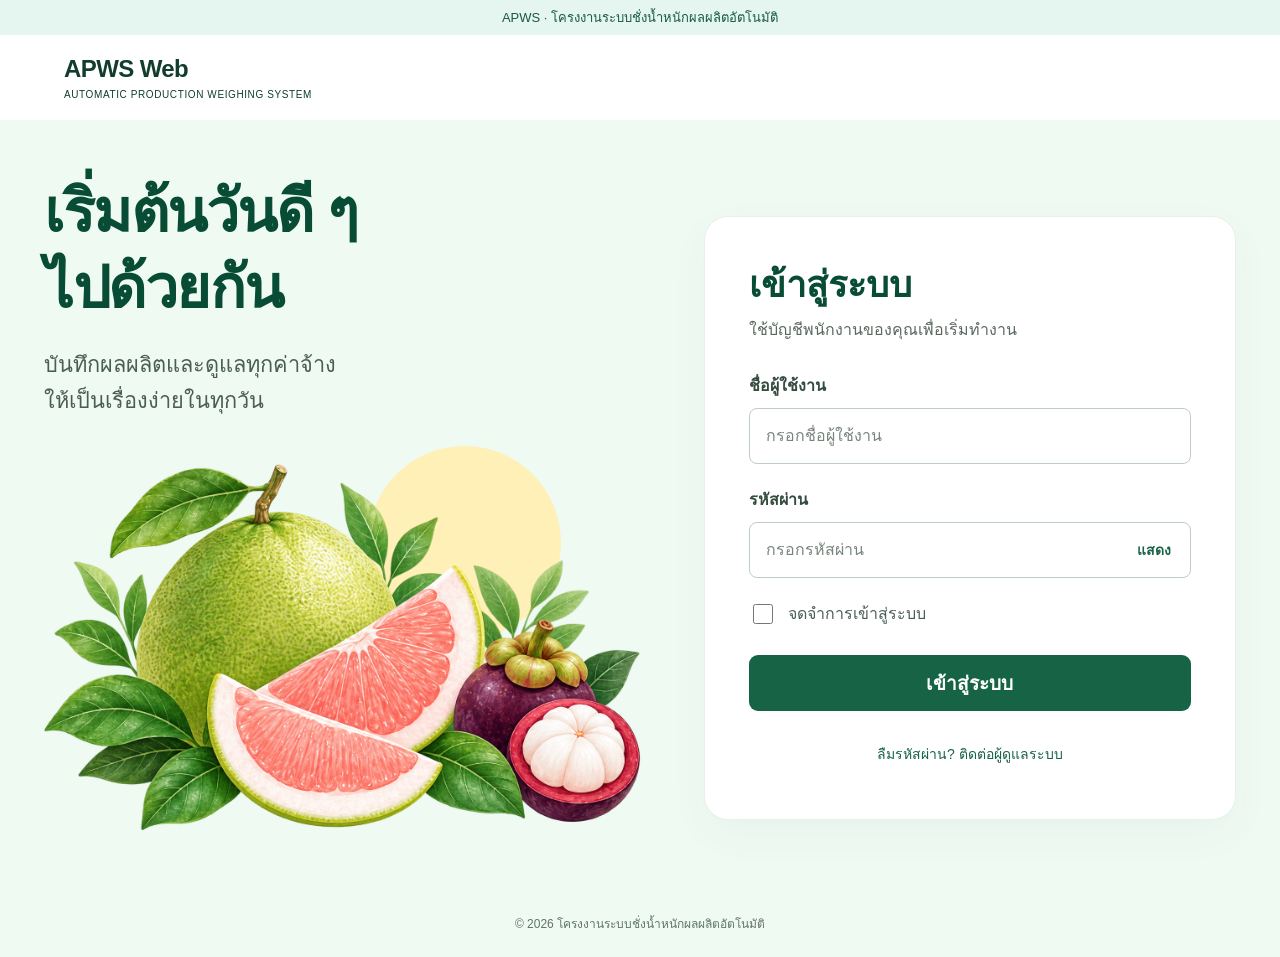
<file: index.html>
<!doctype html>
<html lang="th">
  <head>
    <meta charset="UTF-8" />
    <meta name="viewport" content="width=device-width, initial-scale=1.0" />
    <title>APWS · ระบบชั่งน้ำหนักผลผลิตอัตโนมัติสำหรับโรงงานแปรรูปผลไม้</title>
    <link rel="stylesheet" href="/styles.css?v=20261103-apws-dual1" />
    <link rel="stylesheet" href="/accounting-control.css?v=20261103-apws-dual1" />
    <link rel="stylesheet" href="/secret-room.css?v=20261103-apws-dual1" />
    <link rel="stylesheet" href="/login-fresh.css?v=20261103-apws-dual1" />
    <link rel="stylesheet" href="/stock.css?v=20261103-apws-dual1" />
    <link rel="stylesheet" href="/stock-ledger.css?v=20261103-apws-dual1" />
    <link rel="stylesheet" href="/fruit-stock.css?v=20261103-apws-dual1" />
      <link rel="stylesheet" href="/contest.css?v=20261103-apws-dual1" />
  </head>
  <body>
    <div id="app"></div>
    <script src="/pf-stock-summary.js?v=20261103-apws-dual1"></script>
    <link rel="stylesheet" href="/pf-document-editor.css?v=20261103-apws-dual1" />
    <script src="/pf-document-editor.js?v=20261103-apws-dual1"></script>
    <link rel="stylesheet" href="/pf-cold-sales.css?v=20261103-apws-dual1">
    <script src="/pf-cold-sales.js?v=20261103-apws-dual1"></script>
    <script src="/pf-billing-prototype.js?v=20261103-apws-dual1"></script>
    <script src="/accounting-control.js?v=20261103-apws-dual1"></script>
    <script src="/secret-room.js?v=20261103-apws-dual1"></script>
    <link rel="stylesheet" href="/scanner-import.css?v=20261103-apws-dual1" />
    <script src="/scanner-import.js?v=20261103-apws-dual1"></script>
    <script src="/hip-roster.js?v=20261103-apws-dual1"></script>
    <link rel="stylesheet" href="/hip-roster.css?v=20261103-apws-dual1" />
    <link rel="stylesheet" href="/production-pull.css?v=20261103-apws-dual1" />
    <script src="/production-pull.js?v=20261103-apws-dual1"></script>
    <script src="/stock-ledger.js?v=20261103-apws-dual1"></script>
    <script src="/app.js?v=20261103-apws-dual1"></script>
  </body>
</html>
</file>
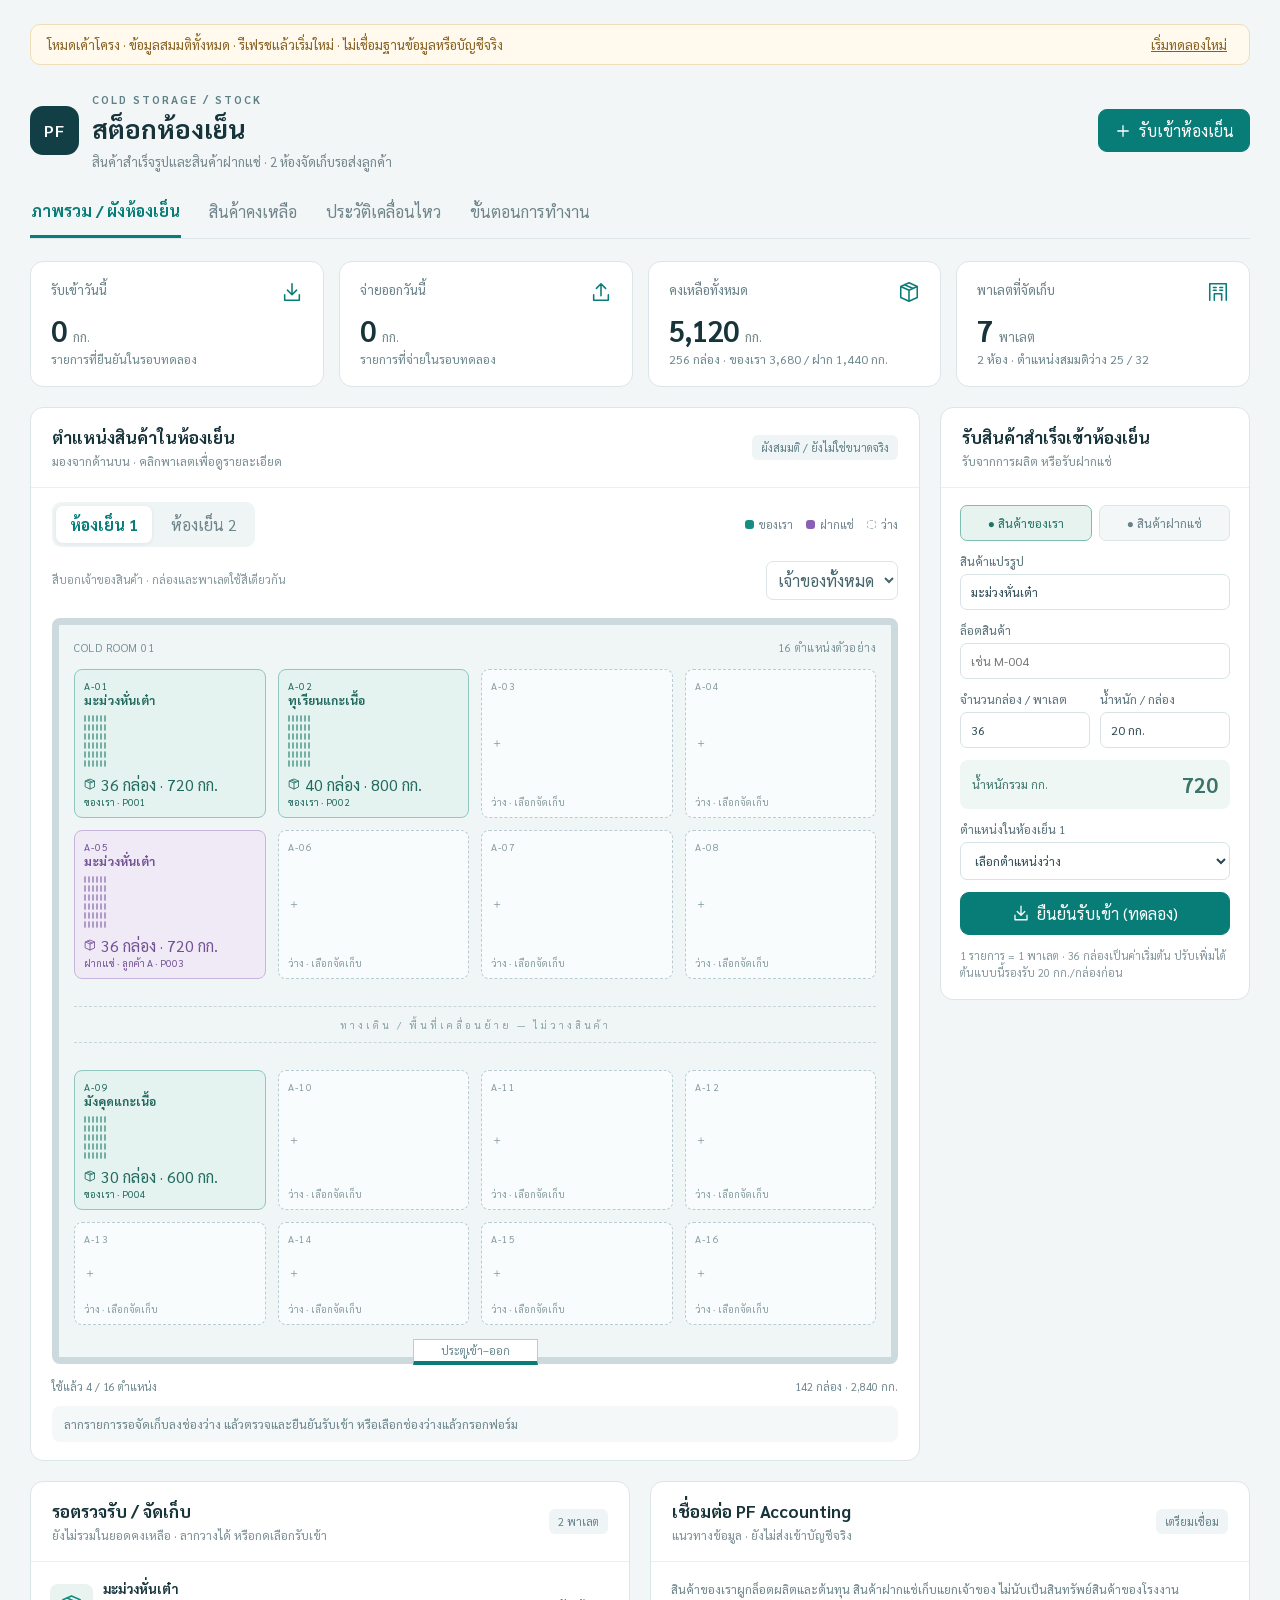
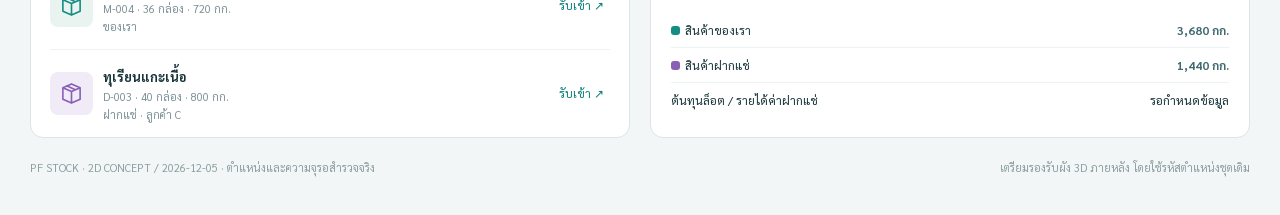
<file: stock-preview.html>
<!doctype html>
<html lang="th">
<head>
  <meta charset="utf-8">
  <meta name="viewport" content="width=device-width, initial-scale=1">
  <title>PF Stock · เค้าโครงห้องเย็น</title>
  <link rel="stylesheet" href="stock-preview.css?v=20261015">
</head>
<body>
  <div id="stock-preview"></div>
  <script src="stock-preview.js?v=20261015"></script>
</body>
</html>
</file>
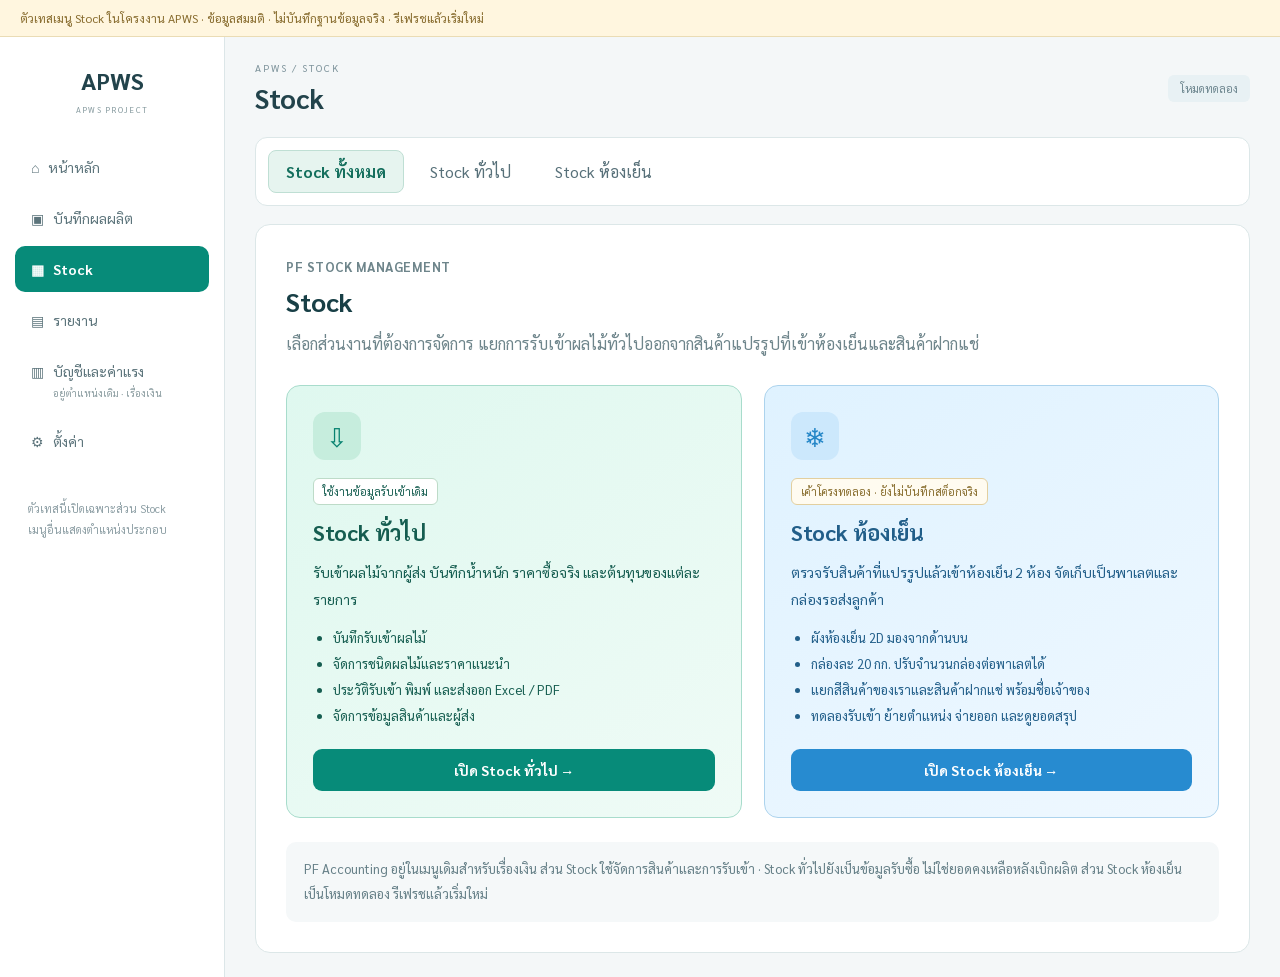
<file: stock-test.html>
<!doctype html><html lang="th"><head><meta charset="utf-8"><meta name="viewport" content="width=device-width,initial-scale=1"><title>APWS · ตัวเทส Stock สองส่วน</title><link rel="stylesheet" href="styles.css"><link rel="stylesheet" href="stock.css?v=stock-colors"><link rel="stylesheet" href="stock-test.css"></head><body><div class="st-banner">ตัวเทสเมนู Stock ในโครงงาน APWS · ข้อมูลสมมติ · ไม่บันทึกฐานข้อมูลจริง · รีเฟรชแล้วเริ่มใหม่</div><div class="st-shell"><aside class="st-sidebar"><div class="st-brand"><strong>APWS</strong><small>APWS PROJECT</small></div><div class="st-item">⌂ &nbsp; หน้าหลัก</div><div class="st-item">▣ &nbsp; บันทึกผลผลิต</div><button class="st-item st-active" data-route="stock" type="button">▦ &nbsp; Stock</button><div class="st-item">▤ &nbsp; รายงาน</div><div class="st-item">▥ &nbsp; บัญชีและค่าแรง<small>อยู่ตำแหน่งเดิม · เรื่องเงิน</small></div><div class="st-item">⚙ &nbsp; ตั้งค่า</div><p class="st-sidebar-note">ตัวเทสนี้เปิดเฉพาะส่วน Stock<br>เมนูอื่นแสดงตำแหน่งประกอบ</p></aside><main class="st-main"><header class="st-header"><div><p>APWS / STOCK</p><h1 id="st-title">Stock</h1></div><span>โหมดทดลอง</span></header><div id="st-content"></div></main></div><script src="stock-test.js"></script></body></html>
</file>
<file: styles.css>
:root {
  --bg: #eef2f6;
  --surface: #ffffff;
  --surface-soft: #f7fafc;
  --line: #d7dee8;
  --text: #1f2937;
  --muted: #667085;
  --primary: #0f766e;
  --primary-dark: #115e59;
  --danger: #b42318;
  --danger-soft: #fef3f2;
  --warning: #a15c07;
  --warning-soft: #fffaeb;
  --success: #067647;
  --success-soft: #ecfdf3;
  --shadow: 0 16px 40px rgba(16, 24, 40, 0.08);
}

/* Inbound fruit purchasing */
.inbound-page-head{display:flex;align-items:flex-start;justify-content:space-between;gap:20px;margin-bottom:16px}.inbound-page-head h2{margin:3px 0 4px;font-size:26px}.inbound-page-head p{margin:0;color:var(--muted)}.inbound-head-actions{display:flex;gap:10px;flex-wrap:wrap}.inbound-head-actions .is-active{color:#fff;background:var(--primary);border-color:var(--primary)}.inbound-head-actions button:disabled{opacity:.45}.inbound-loading{padding:42px;text-align:center;color:var(--muted)}.inbound-alert{margin-bottom:14px;padding:12px 14px;border:1px solid #a6f4c5;border-radius:8px;color:var(--success);background:var(--success-soft)}.inbound-alert.is-error{color:var(--danger);border-color:#fecdca;background:var(--danger-soft)}
.inbound-entry-card{max-width:920px;padding:20px}.inbound-entry-form{display:grid;grid-template-columns:repeat(2,minmax(0,1fr));gap:15px 20px}.inbound-entry-form .field{margin:0}.inbound-entry-form .field>span,.inbound-inline-form .field>span,.inbound-price-panel .field>span{display:block;margin-bottom:6px;font-weight:700}.inbound-entry-form input,.inbound-entry-form select,.inbound-entry-form textarea,.inbound-management-grid input,.inbound-management-grid select,.inbound-management-grid textarea,.inbound-filters input,.inbound-filters select{width:100%;border:1px solid var(--line);border-radius:7px;background:#fff;color:var(--text)}.inbound-entry-form input,.inbound-entry-form select,.inbound-management-grid input,.inbound-management-grid select,.inbound-filters input,.inbound-filters select{height:42px;padding:0 11px}.inbound-entry-form textarea,.inbound-management-grid textarea{padding:10px 11px;resize:vertical}.inbound-price-hint{grid-column:1/-1;padding:10px 12px;border:1px solid #b2ddff;border-radius:7px;color:#175cd3;background:#eff8ff}.inbound-price-input{display:flex;align-items:center;gap:8px}.inbound-price-input input{flex:1}.inbound-price-input b{padding:7px 9px;border-radius:5px;color:var(--primary);background:#e7f6f3;font-size:12px;white-space:nowrap}.inbound-total{grid-column:1/-1;display:grid;grid-template-columns:auto 1fr auto;align-items:center;gap:8px;padding:14px 16px;border:1px solid #abefc6;border-radius:8px;background:#ecfdf3}.inbound-total>span{font-weight:700}.inbound-total>strong{text-align:right;color:#067647;font-size:30px}.inbound-total>small{grid-column:1/-1;text-align:right;color:#475467}.inbound-note{grid-column:1/-1}.inbound-entry-actions{grid-column:1/-1;display:flex;justify-content:flex-end;gap:10px;padding-top:4px}.inbound-empty-callout{margin-top:14px;padding:12px;color:var(--warning);background:var(--warning-soft);border-radius:7px}
.inbound-modal-backdrop{position:fixed;inset:0;z-index:1000;display:grid;place-items:center;padding:20px;background:rgba(16,24,40,.5)}.inbound-confirm{position:relative;width:min(460px,100%);padding:22px;border-radius:10px;background:#fff;box-shadow:0 24px 70px rgba(0,0,0,.24)}.inbound-confirm h3{margin:0 0 4px;font-size:22px}.inbound-confirm>p{margin:0 0 16px;color:var(--muted)}.inbound-modal-close{position:absolute;top:12px;right:12px;border:0;background:transparent;font-size:25px;cursor:pointer}.inbound-confirm dl{margin:0;border:1px solid var(--line);border-radius:8px;overflow:hidden}.inbound-confirm dl div{display:flex;justify-content:space-between;gap:16px;padding:10px 12px;border-bottom:1px solid var(--line)}.inbound-confirm dl div:last-child{border-bottom:0}.inbound-confirm dt{color:var(--muted)}.inbound-confirm dd{margin:0;font-weight:700}.inbound-confirm .is-total{color:var(--success);background:var(--success-soft);font-size:18px}.inbound-lock-note{margin:14px 0;padding:11px 12px;border:1px solid #fedf89;border-radius:7px;color:#93370d;background:#fffaeb}.inbound-confirm-actions{display:flex;justify-content:flex-end;gap:10px}
.inbound-management-grid{display:grid;grid-template-columns:minmax(0,1.55fr) minmax(300px,.8fr);gap:16px}.inbound-management-grid>.panel{padding:18px}.inbound-management-grid h3{margin:0 0 12px}.inbound-inline-form{display:grid;grid-template-columns:1fr auto;align-items:end;gap:10px;padding-bottom:18px;border-bottom:1px solid var(--line)}.inbound-inline-form .field{margin:0}.inbound-fruit-list{display:grid;gap:8px;margin-top:18px}.inbound-fruit-list>h3{margin-bottom:4px}.inbound-fruit-list article{display:grid;grid-template-columns:minmax(130px,1.2fr) minmax(130px,.8fr) minmax(130px,1fr) auto;align-items:center;gap:12px;padding:12px;border:1px solid var(--line);border-radius:7px}.inbound-fruit-list article>div{display:flex;align-items:center;gap:8px}.inbound-fruit-list article small{color:var(--muted)}.inbound-price-panel>p{color:var(--muted)}.inbound-price-panel form{display:grid;gap:13px}.inbound-price-panel .field{margin:0}
.inbound-metrics{display:grid;grid-template-columns:repeat(3,minmax(0,1fr));gap:12px;margin-bottom:14px}.inbound-metrics>div{display:grid;grid-template-columns:1fr auto;gap:3px 8px;padding:15px 17px;border:1px solid var(--line);border-radius:8px;background:#fff}.inbound-metrics span{color:var(--muted)}.inbound-metrics strong{grid-column:1;font-size:25px}.inbound-metrics small{grid-column:2;grid-row:2;align-self:end}.inbound-history-panel{padding:0;overflow:hidden}.inbound-filters{display:grid;grid-template-columns:repeat(4,minmax(120px,1fr)) minmax(180px,1.5fr) auto auto;align-items:end;gap:10px;padding:14px}.inbound-filters label{min-width:0}.inbound-filters label>span{display:block;margin-bottom:5px;color:var(--muted);font-size:12px;font-weight:700}.inbound-info-strip{padding:10px 14px;color:#175cd3;background:#eff8ff;border-top:1px solid #b2ddff;border-bottom:1px solid #b2ddff}.inbound-table{width:100%;border-collapse:collapse;min-width:1020px}.inbound-table th,.inbound-table td{padding:10px 11px;border-bottom:1px solid var(--line);text-align:left;vertical-align:middle}.inbound-table thead th{color:#475467;background:#f8fafc;font-size:12px}.inbound-table .number-cell{text-align:right;font-variant-numeric:tabular-nums}.inbound-table .is-price{background:#fffaeb}.inbound-table tfoot th{color:#067647;background:#f0fdf4}.inbound-table tbody tr:hover td{background:#f9fafb}.inbound-table tbody tr:hover .is-price{background:#fff4d6}
@media(max-width:1050px){.inbound-management-grid{grid-template-columns:1fr}.inbound-filters{grid-template-columns:repeat(3,1fr)}.inbound-fruit-list article{grid-template-columns:1fr 1fr}.inbound-metrics{grid-template-columns:1fr 1fr 1fr}}
.inbound-selection-bar{display:flex;align-items:center;justify-content:space-between;gap:16px;padding:12px 14px;border-top:1px solid var(--line);background:#fff}.inbound-selection-bar>div:first-child{display:flex;flex-direction:column;gap:2px}.inbound-selection-bar small{color:var(--muted)}.inbound-selection-bar>div:last-child{display:flex;gap:8px}.inbound-selection-bar .btn:disabled{opacity:.45}.inbound-check-cell{width:42px!important;padding-left:14px!important;padding-right:6px!important;text-align:center!important}.inbound-check-cell input{width:17px;height:17px;accent-color:var(--primary);cursor:pointer}.inbound-table tbody tr.is-selected td{background:#ecfdf3}.inbound-table tbody tr.is-selected .is-price{background:#dcfae6}
@media(max-width:720px){.inbound-page-head{flex-direction:column}.inbound-head-actions{width:100%}.inbound-head-actions .btn{flex:1}.inbound-entry-form{grid-template-columns:1fr}.inbound-price-hint,.inbound-total,.inbound-note,.inbound-entry-actions{grid-column:1}.inbound-metrics{grid-template-columns:1fr}.inbound-filters{grid-template-columns:1fr 1fr}.inbound-filters .is-search{grid-column:1/-1}.inbound-fruit-list article{grid-template-columns:1fr}.inbound-inline-form{grid-template-columns:1fr}.inbound-entry-card{padding:14px}.inbound-selection-bar{align-items:stretch;flex-direction:column}.inbound-selection-bar>div:last-child{display:grid;grid-template-columns:repeat(3,1fr)}}

/* Production save queue */
.production-queue-open-button {
  display: inline-flex;
  align-items: center;
  gap: 8px;
}

.production-queue-count {
  display: inline-grid;
  place-items: center;
  min-width: 22px;
  height: 22px;
  padding: 0 6px;
  border-radius: 11px;
  color: #ffffff;
  background: var(--primary);
  font-size: 12px;
  font-weight: 700;
}

.production-queue-count[hidden] {
  display: none;
}

.production-queue-page {
  display: grid;
  gap: 16px;
  min-width: 0;
}

.production-queue-header {
  display: flex;
  align-items: flex-start;
  justify-content: space-between;
  gap: 20px;
}

.production-queue-header h2 {
  margin: 5px 0 4px;
}

.production-queue-header p {
  margin: 0;
  color: var(--muted);
}

.production-queue-breadcrumb {
  color: #667085;
  font-size: 13px;
}

.production-queue-breadcrumb b {
  margin: 0 5px;
  color: #98a2b3;
}

.production-queue-header-actions {
  display: flex;
  align-items: center;
  gap: 12px;
}

.production-queue-online {
  display: inline-flex;
  align-items: center;
  gap: 8px;
  color: #087443;
  white-space: nowrap;
}

.production-queue-online i {
  width: 8px;
  height: 8px;
  border-radius: 50%;
  background: #22a866;
  box-shadow: 0 0 0 4px #dcfce7;
}

.production-queue-metrics {
  display: grid;
  grid-template-columns: repeat(4, minmax(0, 1fr));
  border: 1px solid var(--line);
  border-radius: 7px;
  background: #ffffff;
  overflow: hidden;
}

.production-queue-metrics > div {
  display: grid;
  grid-template-columns: minmax(0, 1fr) auto;
  gap: 2px 10px;
  min-width: 0;
  padding: 14px 16px;
  border-right: 1px solid var(--line);
}

.production-queue-metrics > div:last-child {
  border-right: 0;
}

.production-queue-metrics span,
.production-queue-metrics small {
  overflow: hidden;
  color: #667085;
  text-overflow: ellipsis;
  white-space: nowrap;
}

.production-queue-metrics strong {
  grid-column: 2;
  grid-row: 1 / 3;
  align-self: center;
  color: #101828;
  font-size: 24px;
}

.production-queue-panel {
  padding: 0;
  overflow: hidden;
}

.production-fruit-creator {
  display: grid;
  grid-template-columns: minmax(220px, .7fr) minmax(0, 2fr);
  gap: 20px;
  margin: 0 0 18px;
  padding: 20px;
  border: 1px solid #b7e4cc;
  border-radius: 18px;
  background: linear-gradient(135deg, #f0fdf4 0%, #ffffff 68%);
  box-shadow: 0 14px 34px rgba(15, 122, 61, .09);
}

.production-fruit-menu-actions {
  flex-wrap: nowrap;
  align-items: center;
  overflow-x: auto;
  padding-bottom: 2px;
}

.production-fruit-menu-actions .btn {
  flex: 0 0 auto;
  white-space: nowrap;
}

.production-fruit-creator h3,
.production-fruit-creator p {
  margin: 0;
}

.production-fruit-creator p {
  margin-top: 5px;
  color: #667085;
}

.production-fruit-creator form {
  display: grid;
  grid-template-columns: repeat(3, minmax(0, 1fr));
  gap: 12px;
}

.production-fruit-category-editor {
  display: grid;
  gap: 9px;
  grid-column: span 2;
}

.production-fruit-category-editor > span {
  font-weight: 700;
}

.production-fruit-category-editor small {
  color: #667085;
}

.production-fruit-category-row {
  display: grid;
  grid-template-columns: minmax(180px, 1fr) auto;
  gap: 8px;
  margin-bottom: 8px;
}

.production-fruit-category-row input {
  min-width: 0;
}

.production-fruit-creator-actions {
  display: flex;
  align-items: flex-end;
  gap: 8px;
}

.production-fruit-creator [hidden] {
  display: none;
}

.production-queue-toolbar {
  display: flex;
  align-items: flex-end;
  justify-content: space-between;
  gap: 14px;
  padding: 12px 14px;
  border-bottom: 1px solid var(--line);
}

.production-queue-search {
  width: min(300px, 100%);
  margin: 0;
}

.production-queue-columns,
.production-queue-row {
  display: grid;
  grid-template-columns: minmax(74px, .65fr) minmax(170px, 1.45fr) minmax(105px, .85fr) minmax(180px, 1.2fr) minmax(125px, 1fr) minmax(190px, 1.55fr) minmax(112px, 1fr);
  gap: 10px;
  align-items: center;
}

.production-queue-columns {
  min-height: 38px;
  padding: 0 14px;
  color: #667085;
  background: #f8fafc;
  border-bottom: 1px solid var(--line);
  font-size: 12px;
  font-weight: 700;
}

.production-queue-list {
  min-width: 0;
}

.production-queue-row {
  position: relative;
  min-height: 76px;
  padding: 10px 14px;
  border-bottom: 1px solid var(--line);
  background: #ffffff;
}

.production-queue-row:last-child {
  border-bottom: 0;
}

.production-queue-row.status-review,
.production-queue-row.status-failed {
  background: #fffaf3;
  box-shadow: inset 3px 0 0 #f59e0b;
}

.production-queue-cell {
  display: flex;
  flex-direction: column;
  gap: 3px;
  min-width: 0;
}

.production-queue-cell > span {
  display: none;
  color: #667085;
  font-size: 11px;
}

.production-queue-cell strong,
.production-queue-cell small {
  overflow: hidden;
  text-overflow: ellipsis;
  white-space: nowrap;
}

.production-queue-cell.queue-date small,
.production-queue-cell.queue-actor small {
  overflow: visible;
  line-height: 1.35;
  white-space: normal;
}

.production-queue-cell strong {
  color: #101828;
}

.production-queue-cell small {
  color: #667085;
  font-size: 12px;
}

.production-queue-weight-details {
  display: flex;
  flex-wrap: wrap;
  gap: 4px;
}

.production-queue-weight-chip,
.production-queue-weight-total {
  display: inline-flex;
  align-items: center;
  gap: 3px;
  width: fit-content;
  padding: 2px 7px;
  border-radius: 999px;
  color: #175cd3;
  background: #eff8ff;
  font-size: 12px;
  white-space: nowrap;
}

.production-queue-weight-chip b {
  color: #1849a9;
}

.production-queue-weight-total {
  color: #344054;
  background: #f2f4f7;
}

.production-queue-status {
  display: flex;
  align-items: center;
  gap: 7px;
  min-width: 0;
}

.production-queue-cell.queue-status > small {
  overflow: visible;
  white-space: normal;
}

.production-queue-status i {
  display: inline-grid;
  place-items: center;
  flex: 0 0 24px;
  width: 24px;
  height: 24px;
  border-radius: 50%;
  font-style: normal;
  font-weight: 700;
}

.production-queue-status.queued {
  color: #667085;
}

.production-queue-status.queued i {
  background: #f2f4f7;
}

.production-queue-status.processing {
  color: #075985;
}

.production-queue-status.processing i {
  color: transparent;
  border: 2px solid #38a3cf;
  border-right-color: transparent;
  animation: production-queue-spin .8s linear infinite;
}

.production-queue-status.succeeded {
  color: #087443;
}

.production-queue-status.succeeded i {
  color: #087443;
  background: #dcfce7;
}

.production-queue-status.review,
.production-queue-status.failed {
  color: #9a4407;
}

.production-queue-status.review i,
.production-queue-status.failed i {
  color: #9a4407;
  background: #ffedd5;
}

.production-queue-status.cancelled {
  color: #667085;
}

.production-queue-status.cancelled i {
  background: #eaecf0;
}

.production-queue-row-actions {
  display: flex;
  flex-wrap: wrap;
  gap: 5px;
}

.production-queue-row-actions .btn {
  min-width: 0;
}

.production-queue-row-actions .production-queue-confirm-save {
  color: #ffffff;
  background: #087443;
  border-color: #087443;
}

.production-queue-locked {
  color: #98a2b3;
  font-size: 12px;
}

.production-queue-pagination {
  display: grid;
  grid-template-columns: 1fr auto 1fr;
  align-items: center;
  gap: 12px;
  padding: 11px 14px;
  border-top: 1px solid var(--line);
  color: #667085;
  font-size: 12px;
}

.production-queue-pagination > div {
  display: flex;
  align-items: center;
  gap: 10px;
}

.production-queue-history-note {
  text-align: right;
}

@keyframes production-queue-spin {
  to { transform: rotate(360deg); }
}

@media (prefers-reduced-motion: reduce) {
  .production-queue-status.processing i {
    animation: none;
    border-right-color: #38a3cf;
  }
}

@media (max-width: 1180px) {
  .production-queue-columns {
    display: none;
  }

  .production-queue-row {
    grid-template-columns: minmax(72px, .55fr) minmax(170px, 1.4fr) minmax(100px, .8fr) minmax(100px, .8fr) minmax(185px, 1.4fr);
  }

  .production-queue-row .queue-actor {
    display: none;
  }

  .production-queue-row .queue-actions {
    grid-column: 4 / 6;
  }

  .production-queue-cell > span {
    display: block;
  }
}

@media (max-width: 900px) {
  .settings-pile-editor form { grid-template-columns: repeat(2, minmax(0, 1fr)); }
  .settings-pile-editor form .btn { width: 100%; }
  .production-queue-header,
  .production-queue-toolbar {
    align-items: flex-start;
    flex-direction: column;
  }

  .production-queue-metrics {
    grid-template-columns: repeat(2, minmax(0, 1fr));
  }

  .production-queue-metrics > div:nth-child(2) {
    border-right: 0;
  }

  .production-queue-metrics > div:nth-child(-n + 2) {
    border-bottom: 1px solid var(--line);
  }

  .production-queue-row {
    grid-template-columns: minmax(72px, .55fr) minmax(170px, 1.35fr) minmax(100px, .8fr) minmax(180px, 1.25fr);
  }

  .production-queue-row .queue-date {
    display: none;
  }

  .production-queue-row .queue-actions {
    grid-column: 3 / 5;
  }
}

@media (max-width: 680px) {
  .production-queue-header-actions {
    align-items: flex-start;
    flex-direction: column;
  }

  .production-queue-metrics {
    grid-template-columns: 1fr;
  }

  .production-queue-metrics > div {
    border-right: 0;
    border-bottom: 1px solid var(--line);
  }

  .production-queue-row {
    grid-template-columns: 72px minmax(0, 1fr);
    gap: 8px 12px;
  }

  .production-queue-row .queue-amount,
  .production-queue-row .queue-status,
  .production-queue-row .queue-actions {
    grid-column: 2;
  }

  .production-queue-pagination {
    grid-template-columns: 1fr;
  }

  .production-queue-history-note {
    text-align: left;
  }
}

* {
  box-sizing: border-box;
}

body {
  margin: 0;
  min-width: 320px;
  min-height: 100vh;
  color: var(--text);
  background: var(--bg);
  font-family: "Segoe UI", Arial, sans-serif;
}

button,
input,
select {
  font: inherit;
}

button {
  cursor: pointer;
}

.page {
  min-height: 100vh;
}

.login-page {
  position: relative;
  display: grid;
  min-height: 100vh;
  place-items: center;
  overflow: hidden;
  padding: 32px 16px 64px;
  background:
    radial-gradient(circle at 93% 11%, rgba(22, 163, 74, 0.2) 0 8%, transparent 22%),
    radial-gradient(circle at 95% 73%, rgba(244, 63, 94, 0.17) 0 7%, transparent 20%),
    linear-gradient(105deg, #042d22 0 41%, #f8faf7 41% 100%);
}

.login-shell {
  position: relative;
  display: grid;
  z-index: 1;
  width: min(1280px, 100%);
  min-height: 640px;
  grid-template-columns: minmax(0, 0.95fr) minmax(440px, 1.05fr);
  overflow: visible;
  border: 0;
  border-radius: 0;
  background: transparent;
  box-shadow: none;
}

.login-intro {
  position: relative;
  display: flex;
  flex-direction: column;
  justify-content: space-between;
  overflow: hidden;
  min-height: 640px;
  padding: 54px 54px 44px;
  color: #ffffff;
  background:
    linear-gradient(180deg, rgba(2, 44, 34, 0.78), rgba(2, 31, 31, 0.9)),
    radial-gradient(circle at 22% 21%, rgba(79, 172, 86, 0.28), transparent 23%),
    radial-gradient(circle at 24% 87%, rgba(253, 224, 71, 0.22), transparent 19%),
    linear-gradient(135deg, #053826, #071f25);
  border-right: 6px solid #d4a83d;
  border-radius: 0 46% 46% 0 / 0 100% 100% 0;
  box-shadow: 16px 0 34px rgba(83, 64, 22, 0.2);
}

.login-intro::before,
.login-intro::after {
  position: absolute;
  content: "";
  pointer-events: none;
}

.login-intro::before {
  inset: auto auto -85px -45px;
  width: 360px;
  height: 220px;
  border: 2px solid rgba(255, 255, 255, 0.12);
  border-radius: 50%;
  background:
    radial-gradient(circle at 25% 36%, rgba(104, 163, 45, 0.75) 0 9px, transparent 10px),
    radial-gradient(circle at 43% 30%, rgba(71, 128, 32, 0.75) 0 11px, transparent 12px),
    radial-gradient(circle at 58% 42%, rgba(47, 101, 29, 0.72) 0 10px, transparent 11px),
    radial-gradient(circle at 35% 57%, rgba(124, 58, 237, 0.36) 0 30px, transparent 31px),
    rgba(158, 120, 72, 0.24);
  filter: blur(0.2px);
  transform: rotate(-9deg);
}

.login-intro::after {
  inset: 0;
  background:
    radial-gradient(ellipse at 20% 27%, rgba(255, 255, 255, 0.08), transparent 22%),
    radial-gradient(ellipse at 39% 12%, rgba(255, 255, 255, 0.06), transparent 17%),
    radial-gradient(ellipse at 11% 74%, rgba(255, 255, 255, 0.05), transparent 21%);
  mix-blend-mode: screen;
}

.eyebrow {
  margin: 0;
  color: var(--primary);
  font-size: 13px;
  font-weight: 700;
  letter-spacing: 0.04em;
  text-transform: uppercase;
}

h1,
h2,
h3,
p {
  margin-top: 0;
}

.login-intro h1 {
  max-width: 520px;
  margin: 22px 0 8px;
  color: #ffffff;
  font-size: 60px;
  line-height: 1;
  text-shadow: 0 12px 28px rgba(0, 0, 0, 0.24);
}

.login-intro h1 span {
  color: #69c346;
}

.intro-text {
  max-width: 430px;
  color: rgba(255, 255, 255, 0.92);
  font-size: 18px;
  line-height: 1.7;
  text-align: center;
}

.brand-mark,
.login-copy,
.login-feature-row {
  position: relative;
  z-index: 1;
}

.brand-mark {
  display: flex;
  justify-content: center;
}

.brand-logo {
  display: block;
  width: clamp(188px, 18vw, 244px);
  height: auto;
  object-fit: contain;
  filter: drop-shadow(0 18px 28px rgba(0, 0, 0, 0.34));
}

.login-copy {
  display: grid;
  justify-items: center;
  margin-top: 8px;
}

.login-copy .eyebrow {
  color: #a7f3d0;
}

.brand-subtitle {
  margin: 0;
  color: rgba(255, 255, 255, 0.94);
  font-size: 24px;
  font-weight: 700;
}

.login-divider {
  width: min(380px, 76%);
  height: 1px;
  margin: 24px 0 22px;
  background: linear-gradient(90deg, transparent, #d4a83d, transparent);
}

.login-feature-row {
  display: grid;
  grid-template-columns: repeat(3, 1fr);
  gap: 10px;
}

.login-feature-row div {
  min-height: 78px;
  border: 1px solid rgba(212, 168, 61, 0.42);
  border-radius: 8px;
  padding: 14px;
  background: rgba(255, 255, 255, 0.08);
  backdrop-filter: blur(8px);
}

.login-feature-row span {
  display: block;
  color: #a7f3d0;
  font-size: 12px;
  font-weight: 700;
  text-transform: uppercase;
}

.login-feature-row strong {
  display: block;
  margin-top: 8px;
  color: #ffffff;
  font-size: 14px;
}

.login-panel {
  position: relative;
  display: grid;
  align-items: center;
  min-height: 640px;
  padding: 40px 64px;
}

.login-panel::before,
.login-panel::after {
  position: absolute;
  content: "";
  pointer-events: none;
}

.login-panel::before {
  top: -64px;
  right: -30px;
  width: 220px;
  height: 250px;
  border-radius: 60% 40% 52% 48%;
  background:
    radial-gradient(ellipse at 40% 28%, rgba(90, 131, 61, 0.28), transparent 40%),
    radial-gradient(ellipse at 68% 24%, rgba(121, 169, 74, 0.22), transparent 42%);
  filter: blur(2px);
  transform: rotate(19deg);
}

.login-panel::after {
  right: 4%;
  bottom: 5%;
  width: 170px;
  height: 170px;
  border-radius: 50%;
  background:
    radial-gradient(circle at 50% 50%, rgba(255, 255, 255, 0.88) 0 28%, transparent 29%),
    conic-gradient(from 0deg, rgba(244, 63, 94, 0.2), rgba(250, 204, 21, 0.16), rgba(22, 163, 74, 0.12), rgba(244, 63, 94, 0.2));
  filter: blur(1px);
  opacity: 0.72;
}

.login-card {
  position: relative;
  z-index: 1;
  width: min(520px, 100%);
  margin: 0 auto;
  border: 1px solid rgba(215, 222, 232, 0.82);
  border-radius: 12px;
  padding: 30px 42px;
  background: rgba(255, 255, 255, 0.86);
  box-shadow: 0 22px 56px rgba(15, 23, 42, 0.16);
  backdrop-filter: blur(14px);
  text-align: center;
}

.login-card h2 {
  margin: 14px 0 6px;
  color: #2e7d32;
  font-size: 32px;
  line-height: 1.2;
}

.login-card .hint {
  margin-bottom: 20px;
  color: var(--muted);
}

.login-lock {
  display: grid;
  width: 64px;
  height: 64px;
  place-items: center;
  margin: 4px auto 0;
  border-radius: 50%;
  background: #eef7ec;
}

.login-lock span {
  position: relative;
  display: block;
  width: 25px;
  height: 22px;
  border: 3px solid #2e7d32;
  border-radius: 5px;
}

.login-lock span::before {
  position: absolute;
  left: 3px;
  top: -18px;
  width: 13px;
  height: 16px;
  border: 3px solid #2e7d32;
  border-bottom: 0;
  border-radius: 12px 12px 0 0;
  content: "";
}

.field {
  display: block;
  margin-bottom: 14px;
  text-align: left;
}

.field span {
  display: block;
  margin-bottom: 8px;
  color: #344054;
  font-size: 14px;
  font-weight: 600;
}

.field input,
.field select,
.field textarea {
  width: 100%;
  border: 1px solid #cbd5e1;
  border-radius: 6px;
  padding: 0 14px;
  color: #111827;
  background: #ffffff;
  outline: none;
}

.field input,
.field select {
  height: 50px;
}

.field textarea {
  min-height: 120px;
  padding: 12px 14px;
  resize: vertical;
}

.login-card .field input {
  border-color: #d3dae3;
  background: rgba(255, 255, 255, 0.9);
}

.field input:focus,
.field select:focus,
.field textarea:focus {
  border-color: var(--primary);
  box-shadow: 0 0 0 3px rgba(15, 118, 110, 0.13);
}

.btn {
  display: inline-flex;
  min-height: 42px;
  align-items: center;
  justify-content: center;
  gap: 8px;
  border: 1px solid transparent;
  border-radius: 6px;
  padding: 0 16px;
  font-weight: 700;
}

.btn-primary {
  width: 100%;
  height: 48px;
  color: #ffffff;
  background: var(--primary);
}

.btn-primary:hover {
  background: var(--primary-dark);
}

.login-options {
  display: flex;
  align-items: center;
  justify-content: space-between;
  gap: 12px;
  margin: 2px 0 20px;
  color: #475467;
  font-size: 14px;
  line-height: 1.35;
}

.remember-check {
  display: inline-flex;
  align-items: center;
  gap: 9px;
  min-height: 24px;
  text-align: left;
}

.remember-check input {
  position: relative;
  display: grid;
  flex: 0 0 auto;
  width: 18px;
  height: 18px;
  place-content: center;
  border: 1px solid #cbd5e1;
  border-radius: 4px;
  margin: 0;
  appearance: none;
  background: #ffffff;
}

.remember-check input:checked {
  border-color: #3f8f35;
  background: #3f8f35;
}

.remember-check input:checked::after {
  width: 5px;
  height: 9px;
  border-right: 2px solid #ffffff;
  border-bottom: 2px solid #ffffff;
  content: "";
  transform: translateY(-1px) rotate(45deg);
}

.forgot-button {
  display: inline-flex;
  min-height: 24px;
  align-items: center;
  border: 0;
  padding: 0;
  color: #2e7d32;
  background: transparent;
  font-weight: 700;
}

.login-submit {
  height: 54px;
  align-items: center;
  justify-content: center;
  gap: 12px;
  border-radius: 7px;
  background: linear-gradient(180deg, #43a337, #348d2e);
  box-shadow: 0 13px 24px rgba(52, 141, 46, 0.2);
  font-size: 16px;
  line-height: 1;
}

.login-submit:hover {
  background: linear-gradient(180deg, #378d2f, #287624);
}

.login-arrow {
  position: relative;
  display: inline-grid;
  width: 22px;
  height: 22px;
  flex: 0 0 auto;
  place-items: center;
  border: 2px solid rgba(255, 255, 255, 0.88);
  border-radius: 50%;
}

.login-arrow::before,
.login-arrow::after {
  position: absolute;
  content: "";
}

.login-arrow::before {
  width: 7px;
  height: 7px;
  border-right: 2px solid #ffffff;
  border-bottom: 2px solid #ffffff;
  transform: translateX(-1px) rotate(-45deg);
}

.login-arrow::after {
  width: 9px;
  height: 2px;
  border-radius: 999px;
  background: #ffffff;
  transform: translateX(-2px);
}

.login-separator {
  display: flex;
  align-items: center;
  gap: 16px;
  margin: 22px 0 18px;
  color: #98a2b3;
  font-size: 14px;
}

.login-separator::before,
.login-separator::after {
  flex: 1;
  height: 1px;
  background: #d7dee8;
  content: "";
}

.secure-note {
  position: relative;
  min-height: 64px;
  margin: 0;
  border: 1px solid #d1e6ca;
  border-radius: 8px;
  padding: 14px 18px 14px 58px;
  color: #2f6d2e;
  background: linear-gradient(180deg, #f5fbf2, #edf7e9);
  font-size: 14px;
  font-weight: 600;
  line-height: 1.45;
  text-align: left;
}

.secure-note::before {
  position: absolute;
  left: 18px;
  top: 18px;
  display: grid;
  width: 26px;
  height: 26px;
  place-items: center;
  border-radius: 50%;
  color: #ffffff;
  background: #3f8f35;
  content: "";
  font-weight: 900;
}

.secure-note::after {
  position: absolute;
  left: 27px;
  top: 26px;
  width: 7px;
  height: 12px;
  border-right: 2px solid #ffffff;
  border-bottom: 2px solid #ffffff;
  content: "";
  transform: rotate(42deg);
}

.login-footer {
  position: absolute;
  z-index: 1;
  right: 40px;
  bottom: 22px;
  display: flex;
  width: min(560px, calc(56% - 72px));
  align-items: center;
  justify-content: center;
  gap: 24px;
  color: #667085;
  font-size: 14px;
}

.login-footer span + span {
  border-left: 1px solid #c8ced8;
  padding-left: 24px;
}

.btn-outline {
  color: #344054;
  border-color: #cbd5e1;
  background: #ffffff;
}

.btn-outline:hover {
  background: #f8fafc;
}

.btn-small {
  min-height: 34px;
  padding: 0 10px;
  font-size: 13px;
}

.btn-danger {
  color: #ffffff;
  background: var(--danger);
}

.btn-danger:hover {
  background: #912018;
}

.btn:disabled,
input:disabled {
  cursor: not-allowed;
  opacity: 0.55;
}

.alert {
  margin-bottom: 16px;
  border-radius: 6px;
  padding: 12px 14px;
  font-size: 14px;
  line-height: 1.5;
  white-space: pre-wrap;
}

.alert-error {
  color: var(--danger);
  border: 1px solid #fecdca;
  background: var(--danger-soft);
}

.alert-success {
  color: var(--success);
  border: 1px solid #abefc6;
  background: var(--success-soft);
}

.demo-note {
  margin-top: 18px;
  color: var(--muted);
  font-size: 13px;
  line-height: 1.6;
}

.app-layout {
  min-height: 100vh;
}

.welcome-toast {
  position: fixed;
  top: 78px;
  left: 50%;
  z-index: 120;
  max-width: min(360px, calc(100vw - 32px));
  border: 1px solid rgba(167, 243, 208, 0.42);
  border-radius: 8px;
  padding: 12px 16px;
  color: #ffffff;
  background: rgba(15, 118, 110, 0.96);
  box-shadow: 0 16px 36px rgba(15, 23, 42, 0.18);
  font-weight: 800;
  line-height: 1.45;
  text-align: center;
  transform: translateX(-50%);
  transition: opacity 0.24s ease, transform 0.24s ease;
}

.welcome-toast-hide {
  opacity: 0;
  transform: translate(-50%, -8px);
  pointer-events: none;
}

.topbar {
  border-bottom: 1px solid #0f1c2a;
  background: #0f1723;
}

.topbar-inner {
  display: flex;
  width: min(1280px, 100%);
  align-items: center;
  justify-content: space-between;
  gap: 16px;
  margin: 0 auto;
  padding: 16px 20px;
}

.topbar-brand-row {
  display: flex;
  min-width: 0;
  align-items: center;
  gap: 12px;
}

.mobile-menu-button,
.drawer-overlay {
  display: none;
}

.mobile-menu-button {
  position: relative;
  width: 42px;
  height: 42px;
  flex: 0 0 auto;
  place-items: center;
  border: 1px solid rgba(215, 224, 236, 0.2);
  border-radius: 8px;
  padding: 9px;
  background: rgba(255, 255, 255, 0.06);
}

.mobile-notification-badge,
.nav-notification-badge {
  display: inline-grid;
  min-width: 20px;
  height: 20px;
  flex: 0 0 auto;
  place-items: center;
  border: 2px solid #142236;
  border-radius: 999px;
  padding: 0 5px;
  color: #ffffff;
  background: #dc2626;
  box-shadow: 0 0 0 3px rgba(220, 38, 38, 0.16);
  font-size: 11px;
  font-weight: 900;
  line-height: 1;
}

.mobile-notification-badge[hidden],
.nav-notification-badge[hidden] {
  display: none;
}

.mobile-notification-badge {
  position: absolute;
  top: -7px;
  right: -8px;
  border-color: #ffffff;
}

.mobile-menu-button span {
  display: block;
  width: 20px;
  height: 2px;
  border-radius: 999px;
  background: #ffffff;
}

.brand-title {
  margin: 3px 0 0;
  color: #ffffff;
  font-size: 20px;
  font-weight: 800;
}

.topbar-clock {
  display: block;
  margin-top: 4px;
  color: #a8b3c3;
  font-size: 13px;
  font-weight: 700;
}

.user-box {
  display: flex;
  align-items: center;
  gap: 12px;
}

.online-users-widget {
  display: inline-flex;
  min-height: 34px;
  align-items: center;
  gap: 7px;
  border: 1px solid rgba(167, 243, 208, 0.26);
  border-radius: 999px;
  padding: 0 12px;
  color: #d7e0ec;
  background: rgba(15, 118, 110, 0.2);
  font-size: 13px;
  font-weight: 800;
  white-space: nowrap;
}

.online-users-widget strong {
  color: #ffffff;
}

.online-dot {
  width: 8px;
  height: 8px;
  border-radius: 999px;
  background: #22c55e;
  box-shadow: 0 0 0 4px rgba(34, 197, 94, 0.16);
}

.user-meta {
  text-align: right;
}

.user-meta strong,
.user-meta span {
  display: block;
}

.user-meta span {
  color: #a8b3c3;
  font-size: 13px;
}

.user-meta strong {
  color: #ffffff;
}

.content {
  display: grid;
  width: min(1280px, 100%);
  grid-template-columns: 260px minmax(0, 1fr);
  gap: 20px;
  margin: 0 auto;
  padding: 24px 20px;
}

.sidebar,
.panel,
.metric-card,
.table-card {
  border: 1px solid var(--line);
  border-radius: 8px;
  background: var(--surface);
  box-shadow: 0 6px 20px rgba(16, 24, 40, 0.04);
}

.sidebar {
  position: sticky;
  top: 20px;
  display: flex;
  min-height: calc(100vh - 112px);
  flex-direction: column;
  height: fit-content;
  padding: 12px;
  color: #d7e0ec;
  border-color: #132236;
  background: #142236;
}

.nav-button {
  display: flex;
  width: 100%;
  min-height: 44px;
  align-items: center;
  justify-content: space-between;
  border: 0;
  border-radius: 6px;
  padding: 0 12px;
  color: #d7e0ec;
  background: transparent;
  text-align: left;
}

.nav-button:hover,
.nav-button.active {
  color: #ffffff;
  background: #16a34a;
}

.nav-button.has-notification:not(.active) {
  color: #ffffff;
  background: rgba(220, 38, 38, 0.12);
  box-shadow: inset 3px 0 #ef4444;
}

.nav-button.active .nav-notification-badge,
.nav-button:hover .nav-notification-badge {
  border-color: #16a34a;
}

.nav-button.locked {
  color: #718096;
  cursor: pointer;
  opacity: 0.65;
}

.nav-button.locked:hover {
  color: #d7e0ec;
  background: rgba(148, 163, 184, 0.14);
}

.nav-lock {
  flex: 0 0 auto;
  border: 1px solid rgba(148, 163, 184, 0.28);
  border-radius: 999px;
  padding: 2px 6px;
  color: #cbd5e1;
  font-size: 11px;
  font-weight: 800;
}

.nav-label {
  display: inline-flex;
  min-width: 0;
  align-items: center;
  gap: 10px;
}

.nav-icon {
  display: inline-grid;
  width: 22px;
  height: 22px;
  place-items: center;
  color: currentColor;
  font-size: 15px;
  line-height: 1;
}

.nav-stack {
  display: grid;
  gap: 4px;
}

.sidebar-brand {
  display: grid;
  gap: 6px;
  border-bottom: 1px solid rgba(215, 224, 236, 0.14);
  padding: 4px 6px 14px;
  margin-bottom: 12px;
}

.sidebar-brand strong {
  color: #ffffff;
  font-size: 15px;
}

.sidebar-brand span {
  color: #a8b3c3;
  font-size: 12px;
}

.sidebar-session {
  display: grid;
  gap: 8px;
  margin-top: auto;
  border: 1px solid rgba(215, 224, 236, 0.18);
  border-radius: 8px;
  padding: 12px;
  background: rgba(15, 23, 35, 0.58);
}

.sidebar-session strong {
  color: #a7f3d0;
  font-size: 13px;
}

.sidebar-session span {
  color: #d7e0ec;
  font-size: 12px;
}

.sidebar-session b {
  color: #ffffff;
  font-weight: 800;
}

.sidebar-logout {
  min-height: 36px;
  border: 0;
  border-radius: 6px;
  color: #ffffff;
  background: #dc2626;
  font-weight: 800;
}

.sidebar-logout:hover {
  background: #b91c1c;
}

.main-stack {
  display: grid;
  gap: 20px;
}

.panel {
  padding: 22px;
}

.compact-panel {
  padding: 16px 22px;
}

.panel-head {
  display: flex;
  align-items: flex-start;
  justify-content: space-between;
  gap: 16px;
  margin-bottom: 18px;
}

.panel-head h2 {
  margin-bottom: 6px;
  color: #111827;
  font-size: 24px;
}

.panel-head p {
  margin-bottom: 0;
  color: var(--muted);
  line-height: 1.6;
}

.metrics {
  display: grid;
  grid-template-columns: repeat(4, 1fr);
  gap: 14px;
}

.factory-dashboard {
  display: grid;
  gap: 20px;
}

.factory-hero {
  display: grid;
  grid-template-columns: minmax(0, 1fr) 280px;
  gap: 24px;
  overflow: hidden;
  border: 1px solid #c9d5df;
  border-radius: 8px;
  padding: 32px;
  color: #ffffff;
  background:
    linear-gradient(135deg, rgba(5, 56, 38, 0.96), rgba(14, 39, 57, 0.95)),
    linear-gradient(90deg, #053826, #142236);
  box-shadow: var(--shadow);
}

.factory-hero-copy {
  display: flex;
  min-height: 260px;
  flex-direction: column;
  justify-content: center;
}

.factory-hero .eyebrow {
  color: #bbf7d0;
}

.factory-hero h2 {
  max-width: 760px;
  margin: 12px 0 12px;
  color: #ffffff;
  font-size: 38px;
  line-height: 1.18;
}

.factory-hero p {
  max-width: 680px;
  margin-bottom: 0;
  color: rgba(255, 255, 255, 0.86);
  font-size: 17px;
  line-height: 1.7;
}

.factory-hero-actions {
  display: flex;
  flex-wrap: wrap;
  gap: 12px;
  margin-top: 28px;
}

.factory-hero-actions .btn {
  width: auto;
}

.factory-hero-actions .btn-primary {
  min-width: 160px;
  background: #16a34a;
}

.factory-hero-actions .btn-outline {
  color: #ffffff;
  border-color: rgba(255, 255, 255, 0.52);
  background: rgba(255, 255, 255, 0.08);
}

.factory-hero-brand {
  display: grid;
  place-items: center;
  align-content: center;
  gap: 16px;
  border-left: 1px solid rgba(212, 168, 61, 0.48);
  padding-left: 24px;
  text-align: center;
}

.factory-hero-brand img {
  width: min(190px, 100%);
  height: auto;
  filter: drop-shadow(0 18px 28px rgba(0, 0, 0, 0.28));
}

.factory-hero-brand span {
  color: #fde68a;
  font-weight: 800;
}

.factory-status-strip {
  display: grid;
  grid-template-columns: repeat(3, minmax(0, 1fr));
  gap: 14px;
}

.factory-status-strip div,
.factory-section,
.factory-action-card,
.factory-notice {
  border: 1px solid var(--line);
  border-radius: 8px;
  background: var(--surface);
  box-shadow: 0 6px 20px rgba(16, 24, 40, 0.04);
}

.factory-status-strip div {
  padding: 18px;
}

.factory-status-strip span,
.factory-action-card small,
.factory-section p,
.factory-notice p {
  color: var(--muted);
}

.factory-status-strip span {
  display: block;
  margin-bottom: 8px;
  font-size: 13px;
  font-weight: 700;
}

.factory-status-strip strong {
  color: #111827;
  font-size: 17px;
}

.factory-section {
  padding: 22px;
}

.factory-section h3,
.factory-notice h3 {
  margin-bottom: 6px;
  color: #111827;
}

.factory-action-grid {
  display: grid;
  grid-template-columns: repeat(4, minmax(0, 1fr));
  gap: 14px;
  margin-top: 16px;
}

.factory-action-card {
  display: grid;
  min-height: 156px;
  align-content: start;
  gap: 10px;
  padding: 18px;
  text-align: left;
  position: relative;
}

.factory-action-card:hover {
  border-color: #16a34a;
  box-shadow: 0 10px 28px rgba(16, 24, 40, 0.09);
}

.factory-action-card.locked {
  background: #f8fafc;
  border-style: dashed;
}

.factory-action-card.locked .factory-action-icon {
  color: #64748b;
  background: #e2e8f0;
}

.factory-action-card.locked strong,
.factory-action-card.locked small {
  color: #64748b;
}

.factory-card-lock {
  align-self: end;
  display: inline-flex;
  width: fit-content;
  padding: 5px 8px;
  border-radius: 999px;
  color: #475569;
  background: #e2e8f0;
  font-size: 12px;
  font-weight: 800;
}

.btn-locked {
  color: #475569;
  border-color: #cbd5e1;
  background: #f8fafc;
}

.factory-action-icon {
  display: inline-grid;
  width: 42px;
  height: 42px;
  place-items: center;
  border-radius: 8px;
  color: #0f5132;
  background: #dcfce7;
  font-size: 20px;
  font-weight: 800;
}

.factory-action-card strong {
  color: #111827;
  font-size: 17px;
}

.factory-action-card small {
  line-height: 1.55;
}

.factory-notice {
  display: flex;
  align-items: center;
  justify-content: space-between;
  gap: 18px;
  padding: 20px;
  background: #f8fafc;
}

.summary-page {
  display: grid;
  gap: 18px;
}

.summary-menu-page {
  align-content: start;
  gap: 14px;
  padding-top: 4px;
}

.summary-menu-page .summary-header {
  width: min(680px, 100%);
  justify-self: center;
}

.summary-choice-grid {
  display: grid;
  width: min(680px, 100%);
  grid-template-columns: 1fr;
  gap: 10px;
  justify-self: center;
}

.summary-choice-button {
  display: grid;
  grid-template-columns: 10px minmax(0, 1fr) auto;
  min-height: 74px;
  align-items: center;
  gap: 14px;
  border: 1px solid #dce3ea;
  border-radius: 8px;
  padding: 16px 18px;
  color: #111827;
  background: rgba(255, 255, 255, 0.82);
  box-shadow: none;
  text-align: left;
  transition: border-color 0.16s ease, background 0.16s ease, transform 0.16s ease;
}

.summary-choice-button:hover {
  border-color: #9bb7b2;
  background: #ffffff;
  transform: translateY(-1px);
}

.summary-choice-icon {
  display: block;
  width: 7px;
  height: 7px;
  overflow: hidden;
  border-radius: 999px;
  color: transparent;
  background: var(--primary);
}

.summary-choice-button strong {
  display: block;
  color: #111827;
  font-size: 16px;
  line-height: 1.4;
}

.summary-choice-copy {
  display: grid;
  gap: 2px;
  min-width: 0;
}

.summary-choice-copy small {
  color: #7a8594;
  font-size: 12px;
  line-height: 1.45;
}

.summary-choice-arrow {
  color: #98a2b3;
  font-size: 20px;
  line-height: 1;
  transition: color 0.16s ease, transform 0.16s ease;
}

.summary-choice-button:hover .summary-choice-arrow {
  color: var(--primary-dark);
  transform: translateX(2px);
}

.summary-header {
  display: flex;
  align-items: flex-start;
  justify-content: space-between;
  gap: 16px;
}

.summary-header h2 {
  margin-bottom: 6px;
  color: #111827;
  font-size: 28px;
}

.summary-header p {
  margin: 0;
  color: var(--muted);
}

.summary-filters {
  display: flex;
  flex-wrap: wrap;
  gap: 10px;
  justify-content: flex-end;
}

.summary-date-field {
  display: grid;
  gap: 6px;
  color: #344054;
  font-size: 13px;
  font-weight: 700;
}

.summary-date-field input,
.summary-date-field select {
  height: 42px;
  border: 1px solid #cbd5e1;
  border-radius: 6px;
  padding: 0 12px;
  color: #111827;
  background: #ffffff;
}

.summary-mode-pill {
  display: inline-flex;
  min-height: 42px;
  align-items: center;
  align-self: end;
  border: 1px solid #cbd5e1;
  border-radius: 6px;
  padding: 0 14px;
  color: #344054;
  background: #ffffff;
  font-weight: 700;
}

.summary-metrics {
  display: grid;
  grid-template-columns: repeat(4, minmax(0, 1fr));
  gap: 14px;
}

.summary-export-panel {
  display: grid;
  grid-template-columns: minmax(220px, 1fr) auto auto auto;
  gap: 16px;
  align-items: center;
  border: 1px solid var(--line);
  border-radius: 8px;
  padding: 16px;
  background: #ffffff;
}

.summary-export-panel strong,
.summary-export-panel span {
  display: block;
}

.summary-export-panel strong {
  color: #111827;
  font-size: 16px;
}

.summary-export-panel > div > span {
  margin-top: 4px;
  color: var(--muted);
  font-size: 13px;
}

.summary-export-range {
  display: flex;
  flex-wrap: wrap;
  gap: 10px;
}

.summary-export-range label {
  display: grid;
  gap: 5px;
  color: #344054;
  font-size: 13px;
  font-weight: 700;
}

.summary-export-range input,
.summary-export-range select {
  height: 38px;
  min-width: 150px;
  border: 1px solid #cbd5e1;
  border-radius: 6px;
  padding: 0 10px;
  color: #111827;
  background: #ffffff;
}

.summary-main-export-workspace .summary-export-range .summary-mode-pill {
  align-self: end;
  min-height: 38px;
}

.summary-export-options {
  display: flex;
  flex-wrap: wrap;
  gap: 10px;
}

.summary-export-options label {
  display: inline-flex;
  min-height: 38px;
  align-items: center;
  gap: 8px;
  border: 1px solid #d7dee8;
  border-radius: 6px;
  padding: 0 12px;
  color: #344054;
  background: #f8fafc;
  font-weight: 700;
}

.summary-export-options input {
  width: 16px;
  height: 16px;
  accent-color: var(--primary);
}

.summary-main-export-workspace {
  position: relative;
  grid-template-columns: minmax(260px, 0.9fr) minmax(320px, 1.1fr);
  align-items: start;
}

.summary-main-export-workspace > div:first-child {
  grid-column: 1;
}

.summary-main-export-workspace .summary-export-range {
  grid-column: 2;
  justify-content: flex-end;
}

.summary-main-export-workspace .summary-export-options {
  display: grid;
  grid-column: 1 / -1;
  grid-template-columns: repeat(3, minmax(0, 1fr));
}

.summary-main-export-workspace .summary-export-options label {
  justify-content: center;
}

.summary-main-export-workspace .summary-field-options {
  grid-column: 1 / -1;
}

.summary-main-export-workspace .summary-export-button {
  grid-column: 1;
  width: min(280px, 100%);
}

.summary-main-export-workspace .summary-main-export-menu {
  grid-column: 1 / -1;
  grid-template-columns: repeat(3, minmax(220px, 1fr));
}

.summary-field-options {
  display: grid;
  grid-template-columns: repeat(3, minmax(0, 1fr));
  gap: 12px;
}

.summary-field-group {
  display: grid;
  gap: 9px;
  border: 1px solid #d0d5dd;
  border-radius: 8px;
  padding: 12px;
  background: #ffffff;
}

.summary-field-group strong {
  color: #101828;
  font-size: 13px;
}

.summary-field-group div {
  display: grid;
  gap: 8px;
}

.summary-field-group label {
  display: inline-flex;
  align-items: center;
  gap: 8px;
  color: #344054;
  font-size: 13px;
  font-weight: 700;
}

.summary-field-group input {
  accent-color: #0f766e;
}

.summary-export-button {
  width: auto;
  min-width: 120px;
}

.summary-export-workspace {
  display: grid;
  gap: 18px;
}

.summary-export-form {
  display: grid;
  grid-template-columns: repeat(4, minmax(0, 1fr));
  gap: 14px;
}

.summary-export-form .field {
  display: grid;
  gap: 7px;
  color: #344054;
  font-size: 13px;
  font-weight: 700;
}

.summary-export-form input,
.summary-export-form select {
  height: 42px;
  border: 1px solid #cbd5e1;
  border-radius: 6px;
  padding: 0 12px;
  color: #111827;
  background: #ffffff;
}

.summary-export-preview {
  display: grid;
  grid-template-columns: repeat(4, minmax(0, 1fr));
  border: 1px solid #dce3ea;
  border-radius: 8px;
  overflow: hidden;
  background: #ffffff;
}

.summary-export-preview div {
  display: grid;
  gap: 4px;
  min-height: 72px;
  align-content: center;
  border-right: 1px solid #dce3ea;
  padding: 14px;
}

.summary-export-preview div:last-child {
  border-right: 0;
}

.summary-export-preview span {
  color: var(--muted);
  font-size: 12px;
  font-weight: 700;
}

.summary-export-preview strong {
  color: #111827;
  font-size: 15px;
}

.summary-export-actions {
  display: flex;
  flex-wrap: wrap;
  gap: 10px;
  justify-content: flex-end;
}

.metric-card {
  padding: 18px;
}

.metric-green {
  border-color: #abefc6;
  background: #f0fdf4;
}

.metric-blue {
  border-color: #bfdbfe;
  background: #eff6ff;
}

.metric-purple {
  border-color: #ddd6fe;
  background: #f5f3ff;
}

.metric-orange {
  border-color: #fed7aa;
  background: #fff7ed;
}

.metric-card span {
  color: var(--muted);
  font-size: 13px;
  font-weight: 700;
}

.metric-card strong {
  display: block;
  margin-top: 10px;
  color: #111827;
  font-size: 26px;
}

.metric-card small {
  display: block;
  margin-top: 8px;
  color: var(--success);
}

.badge {
  display: inline-flex;
  min-height: 28px;
  align-items: center;
  border-radius: 999px;
  padding: 0 10px;
  font-size: 13px;
  font-weight: 700;
}

.badge-success {
  color: var(--success);
  background: var(--success-soft);
}

.badge-warning {
  color: var(--warning);
  background: var(--warning-soft);
}

.badge-danger {
  color: var(--danger);
  background: var(--danger-soft);
}

.pay-group-pill {
  display: inline-flex;
  min-width: 96px;
  min-height: 34px;
  align-items: center;
  justify-content: center;
  border: 1px solid transparent;
  border-radius: 8px;
  padding: 5px 10px;
  font-size: 13px;
  font-weight: 800;
  line-height: 1.25;
  text-align: center;
  white-space: normal;
}

.pay-group-select {
  border-width: 2px;
  font-weight: 800;
}

.pay-group-factory {
  border-color: #7dd3fc;
  color: #075985;
  background: #e0f2fe;
}

.pay-group-non {
  border-color: #fcd34d;
  color: #92400e;
  background: #fef3c7;
}

.pay-group-pui {
  border-color: #86efac;
  color: #166534;
  background: #dcfce7;
}

.pay-group-custom {
  border-color: #c4b5fd;
  color: #5b21b6;
  background: #ede9fe;
}

.pay-group-custom-1 {
  border-color: #93c5fd;
  color: #1e40af;
  background: #dbeafe;
}

.pay-group-custom-2 {
  border-color: #fda4af;
  color: #9f1239;
  background: #ffe4e6;
}

.pay-group-custom-3 {
  border-color: #67e8f9;
  color: #155e75;
  background: #cffafe;
}

.pay-group-custom-4 {
  border-color: #c4b5fd;
  color: #5b21b6;
  background: #ede9fe;
}

.pay-group-custom-5 {
  border-color: #fdba74;
  color: #9a3412;
  background: #ffedd5;
}

.pay-group-custom-6 {
  border-color: #f9a8d4;
  color: #9d174d;
  background: #fce7f3;
}

.employee-pay-group-field {
  min-width: 0;
}

.employee-pay-group-control {
  display: grid;
  grid-template-columns: minmax(0, 1fr) auto;
  gap: 8px;
}

.employee-pay-group-add {
  min-height: 50px;
  padding: 0 12px;
  white-space: nowrap;
}

.employee-pay-group-add span {
  display: inline;
  margin: 0;
  color: currentColor;
  font-size: 18px;
  line-height: 1;
}

.employee-pay-group-creator {
  display: grid;
  grid-column: 1 / -1;
  gap: 8px;
  border: 1px solid #99d5ca;
  border-radius: 8px;
  margin-top: 10px;
  padding: 12px;
  background: #f0fdfa;
}

.employee-pay-group-creator[hidden] {
  display: none;
}

.employee-pay-group-creator > label {
  color: #134e4a;
  font-size: 13px;
  font-weight: 800;
}

.employee-pay-group-creator > div {
  display: grid;
  grid-template-columns: minmax(160px, 1fr) auto auto;
  gap: 8px;
}

.employee-pay-group-creator small {
  color: #52706b;
  font-size: 12px;
  line-height: 1.5;
}

.employee-pay-group-error {
  min-height: 0;
  margin: 0;
  color: #b42318;
  font-size: 12px;
  font-weight: 700;
}

.table-card {
  overflow: hidden;
}

.table-heading {
  border-bottom: 1px solid var(--line);
  padding: 14px 16px;
  color: #111827;
  font-size: 16px;
  font-weight: 800;
  background: var(--surface);
}

.summary-grid {
  display: grid;
  grid-template-columns: minmax(0, 1.15fr) minmax(360px, 0.85fr);
  gap: 20px;
}

.chart-panel {
  min-height: 300px;
}

.chart-legend {
  display: flex;
  gap: 14px;
  color: var(--muted);
  font-size: 13px;
  font-weight: 700;
}

.chart-legend span {
  display: inline-flex;
  align-items: center;
  gap: 6px;
}

.chart-legend i {
  display: inline-block;
  width: 12px;
  height: 12px;
  border-radius: 3px;
}

.legend-water,
.summary-bar.water {
  background: #2563eb;
}

.legend-flower,
.summary-bar.flower {
  background: #f59e0b;
}

.bar-chart {
  display: grid;
  min-height: 230px;
  grid-template-columns: repeat(auto-fit, minmax(84px, 1fr));
  gap: 18px;
  align-items: end;
  border-left: 1px solid var(--line);
  border-bottom: 1px solid var(--line);
  padding: 18px 16px 0;
}

.summary-chart {
  display: grid;
  min-height: 230px;
  grid-template-columns: repeat(auto-fit, minmax(84px, 1fr));
  gap: 18px;
  align-items: end;
  border-left: 1px solid var(--line);
  border-bottom: 1px solid var(--line);
  padding: 18px 16px 0;
}

.summary-bar-group {
  display: grid;
  min-height: 210px;
  grid-template-rows: 1fr auto;
  gap: 10px;
  text-align: center;
}

.summary-bars {
  display: flex;
  height: 170px;
  align-items: end;
  justify-content: center;
  gap: 8px;
}

.summary-bar {
  position: relative;
  width: 28px;
  min-height: 8px;
  border-radius: 4px 4px 0 0;
}

.summary-bar span {
  position: absolute;
  left: 50%;
  bottom: calc(100% + 6px);
  transform: translateX(-50%);
  color: #344054;
  font-size: 11px;
  font-weight: 700;
  white-space: nowrap;
}

.summary-bar-group strong {
  color: #475467;
  font-size: 13px;
}

.table-scroll {
  overflow-x: auto;
}

table {
  width: 100%;
  border-collapse: collapse;
}

th,
td {
  border-bottom: 1px solid var(--line);
  padding: 14px 16px;
  text-align: left;
  vertical-align: middle;
}

th {
  color: #475467;
  background: var(--surface-soft);
  font-size: 13px;
}

td {
  color: #344054;
  font-size: 14px;
}

tr:last-child td {
  border-bottom: 0;
}

.toolbar,
.search-form {
  display: flex;
  align-items: flex-end;
  gap: 14px;
}

.toolbar {
  justify-content: space-between;
}

.search-form {
  width: 100%;
}

.search-box {
  display: block;
  width: min(460px, 100%);
}

.search-box span {
  display: block;
  margin-bottom: 8px;
  color: #344054;
  font-size: 14px;
  font-weight: 700;
}

.search-box input {
  width: 100%;
  height: 44px;
  border: 1px solid #cbd5e1;
  border-radius: 6px;
  padding: 0 12px;
  outline: none;
}

.search-box input:focus {
  border-color: var(--primary);
  box-shadow: 0 0 0 3px rgba(15, 118, 110, 0.13);
}

.section-title-row {
  display: flex;
  align-items: center;
  justify-content: space-between;
  gap: 16px;
  margin-bottom: 16px;
}

.section-title-row h3 {
  margin: 0;
  color: #111827;
  font-size: 18px;
}

.employee-form,
.rate-form,
.fast-input-form {
  display: grid;
  gap: 14px;
  align-items: end;
}

.employee-form {
  grid-template-columns: 0.8fr 1.25fr 1fr minmax(260px, 1.4fr) 0.75fr auto;
}

.rate-form {
  grid-template-columns: 1fr 1fr 1fr auto;
}

.fast-input-form {
  grid-template-columns: 150px 110px 160px minmax(180px, 1.3fr) minmax(110px, 1fr) minmax(110px, 1fr) auto;
}

.employee-form .field,
.rate-form .field,
.fast-input-form .field,
.compact-field {
  margin-bottom: 0;
}

.fast-input-panel {
  border-left: 4px solid var(--primary);
}

.production-pile-tone-1 { --production-pile-color: #1d4ed8; }
.production-pile-tone-2 { --production-pile-color: #dc2626; }
.production-pile-tone-3 { --production-pile-color: #111111; }
.production-pile-tone-4 { --production-pile-color: #7e22ce; }
.production-pile-tone-5 { --production-pile-color: #15803d; }
.production-pile-tone-6 { --production-pile-color: #92400e; }

.production-pile-select,
.production-pile-weight,
.batch-side .batch-weight-cell input,
.batch-side .batch-side-head h3 {
  color: var(--production-pile-color, #111111);
  font-weight: 800;
}

.production-pile-select option[value="1"] { color: #1d4ed8; }
.production-pile-select option[value="2"] { color: #dc2626; }
.production-pile-select option[value="3"] { color: #111111; }
.production-pile-select option[value="4"] { color: #7e22ce; }
.production-pile-select option[value="5"] { color: #15803d; }
.production-pile-select option[value="6"] { color: #92400e; }

.batch-side[class*="production-pile-tone-"] {
  border-left: 4px solid var(--production-pile-color);
}

.employee-result {
  min-height: 46px;
  border: 1px solid var(--line);
  border-radius: 6px;
  padding: 6px 12px;
  background: var(--surface-soft);
}

.employee-result span {
  display: block;
  color: var(--muted);
  font-size: 12px;
  font-weight: 700;
}

.employee-result strong {
  display: block;
  margin-top: 4px;
  color: #111827;
  font-size: 15px;
}

.rate-current-grid {
  display: grid;
  grid-template-columns: 240px 1fr 1fr;
  gap: 14px;
  align-items: end;
}

.report-toolbar {
  display: grid;
  grid-template-columns: 240px auto auto;
  gap: 14px;
  align-items: end;
}

.personal-report-form {
  display: grid;
  grid-template-columns: minmax(240px, 1.4fr) minmax(150px, 0.8fr) 170px 170px;
  gap: 14px;
  align-items: end;
}

.personal-report-actions {
  grid-column: 1 / -1;
  display: flex;
  flex-wrap: wrap;
  gap: 10px;
}

.personal-report-actions .btn {
  min-width: 150px;
  white-space: nowrap;
}

.time-entry-form {
  display: grid;
  grid-template-columns: repeat(2, minmax(0, 1fr));
  gap: 14px;
  align-items: end;
}

.time-entry-form .field {
  margin-bottom: 0;
}

.time-entry-form .form-submit {
  width: auto;
  min-width: 180px;
  justify-self: start;
}

.time-page {
  display: grid;
  gap: 18px;
}

.time-mode-switch {
  display: grid;
  grid-template-columns: repeat(2, minmax(0, 1fr));
  gap: 14px;
}

.time-mode-card {
  display: grid;
  gap: 6px;
  border: 1px solid #d0d5dd;
  border-radius: 8px;
  padding: 18px;
  color: #344054;
  background: #ffffff;
  text-align: left;
  box-shadow: 0 8px 22px rgba(16, 24, 40, 0.04);
}

.time-mode-card strong {
  color: #101828;
  font-size: 18px;
}

.time-mode-card span {
  color: #667085;
  font-weight: 700;
}

.time-mode-card.active {
  border-color: #0f766e;
  background: #ecfdf3;
  box-shadow: 0 0 0 3px rgba(15, 118, 110, 0.12);
}

.time-hero {
  display: flex;
  align-items: stretch;
  justify-content: space-between;
  gap: 22px;
  border-top: 4px solid #0f766e;
}

.time-hero h2 {
  margin-bottom: 8px;
  color: #101828;
  font-size: 26px;
}

.time-hero p {
  max-width: 760px;
  margin-bottom: 0;
  color: #475467;
  line-height: 1.65;
}

.time-hero-status {
  display: grid;
  min-width: 210px;
  align-content: center;
  border-left: 1px solid var(--line);
  padding-left: 22px;
  text-align: right;
}

.time-hero-status span,
.time-hero-status small,
.time-section-head span,
.time-table-head span {
  color: #667085;
  font-size: 12px;
  font-weight: 800;
  letter-spacing: 0.04em;
  text-transform: uppercase;
}

.time-hero-status strong {
  display: block;
  margin-top: 8px;
  color: #101828;
  font-size: 22px;
}

.time-hero-status small {
  margin-top: 8px;
}

.time-workspace {
  display: grid;
  grid-template-columns: minmax(0, 1.55fr) minmax(300px, 0.8fr);
  gap: 18px;
}

.time-queue-panel {
  padding: 18px;
  overflow: hidden;
}

.time-hero-actions {
  display: flex;
  align-items: stretch;
  gap: 10px;
}

.time-hero-actions .btn {
  min-height: 52px;
  white-space: nowrap;
}

.time-queue-head,
.time-queue-metrics,
.time-queue-row {
  display: flex;
  align-items: center;
}

.time-queue-head {
  justify-content: space-between;
  gap: 20px;
  margin-bottom: 14px;
}

.time-queue-head h3,
.time-queue-head p { margin: 0; }
.time-queue-head > div > span { color: #087f5b; font-size: 12px; font-weight: 800; text-transform: uppercase; }
.time-queue-head p { color: #64748b; font-size: 13px; }
.time-queue-metrics { gap: 10px; flex-wrap: wrap; justify-content: flex-end; }
.time-queue-metrics > span { padding: 7px 10px; border: 1px solid #cbd5e1; background: #f8fafc; border-radius: 6px; font-size: 12px; }
.time-queue-metrics .has-review { border-color: #fdba74; background: #fff7ed; color: #9a3412; }
.time-queue-filters { display: flex; gap: 6px; margin-bottom: 14px; flex-wrap: wrap; }
.time-queue-list { display: grid; gap: 8px; }
.time-queue-row { display: grid; grid-template-columns: 92px minmax(170px, 1fr) minmax(190px, 1.1fr) minmax(110px, .65fr) minmax(220px, 1.25fr) minmax(250px, 1.35fr); align-items: center; gap: 14px; min-height: 78px; padding: 12px 14px; border: 1px solid #dbe3ed; border-left: 4px solid #94a3b8; background: #fff; }
.time-queue-row.processing { border-left-color: #0284c7; }
.time-queue-row.succeeded { border-left-color: #16a34a; }
.time-queue-row.review { border-left-color: #dc2626; background: #fffafa; }
.time-queue-row small { display: block; color: #64748b; font-size: 11px; }
.time-queue-row strong { display: block; color: #0f172a; font-size: 13px; overflow-wrap: anywhere; }
.time-queue-status span { display: inline-block; padding: 5px 8px; border-radius: 5px; background: #f1f5f9; font-size: 12px; font-weight: 800; }
.time-queue-row.succeeded .time-queue-status span { background: #dcfce7; color: #166534; }
.time-queue-row.processing .time-queue-status span { background: #e0f2fe; color: #075985; }
.time-queue-row.review .time-queue-status span { background: #fee2e2; color: #991b1b; }
.time-queue-status small { margin-top: 3px; white-space: normal; overflow-wrap: anywhere; }
.time-queue-status > strong { margin-top: 5px; }
.time-queue-technical { color: #9a3412 !important; }
.time-queue-actions { display: grid; grid-template-columns: repeat(3, minmax(0, 1fr)); gap: 6px; }
.time-queue-actions .btn { width: 100%; min-width: 0; white-space: normal; }
.time-queue-editor { padding: 18px; }
.time-queue-edit-grid { display: grid; gap: 10px; }
.time-queue-edit-row { display: grid; grid-template-columns: minmax(160px, .8fr) minmax(190px, 1fr) 130px 130px; gap: 12px; padding: 12px; border: 1px solid #dbe3ed; background: #f8fafc; }
.time-queue-editor-actions { display: flex; justify-content: flex-end; margin-top: 14px; }

@media (max-width: 980px) {
  .time-hero-actions { width: 100%; }
  .time-queue-head { align-items: flex-start; flex-direction: column; }
  .time-queue-metrics { justify-content: flex-start; }
  .time-queue-row { grid-template-columns: 90px 1fr 1fr; }
  .time-queue-status { grid-column: 2 / 4; }
  .time-queue-actions { grid-column: 1 / 4; }
  .time-queue-edit-row { grid-template-columns: 1fr 1fr; }
}

@media (max-width: 640px) {
  .time-hero-actions { flex-direction: column; }
  .time-queue-row { grid-template-columns: 80px 1fr; }
  .time-queue-status { grid-column: 1 / 3; }
  .time-queue-actions { grid-column: 1 / 3; grid-template-columns: 1fr; }
  .time-queue-edit-row { grid-template-columns: 1fr; }
}

.time-form-panel,
.time-policy-panel {
  border-color: #d0d5dd;
}

.time-section-head,
.time-table-head {
  display: flex;
  align-items: flex-start;
  justify-content: space-between;
  gap: 16px;
  margin-bottom: 18px;
}

.time-section-head h3,
.time-table-head h3 {
  margin: 4px 0 0;
  color: #101828;
  font-size: 18px;
}

.time-section-head b {
  align-self: center;
  border: 1px solid #d0d5dd;
  border-radius: 999px;
  padding: 7px 11px;
  color: #344054;
  background: #f8fafc;
  font-size: 12px;
}

.time-policy-list {
  display: grid;
  gap: 10px;
}

.time-policy-list div {
  display: grid;
  gap: 5px;
  border-bottom: 1px solid #eaecf0;
  padding-bottom: 10px;
}

.time-policy-list div:last-child {
  border-bottom: 0;
  padding-bottom: 0;
}

.time-policy-list span {
  color: #667085;
  font-size: 13px;
  font-weight: 700;
}

.time-policy-list strong {
  color: #101828;
  font-size: 15px;
}

.time-weekly-panel {
  border-top: 4px solid #0f766e;
}

.time-summary-page {
  display: grid;
  gap: 18px;
}

.time-summary-header {
  align-items: center;
}

.time-summary-control-panel {
  display: grid;
  gap: 14px;
  border-top: 4px solid #0f766e;
}

.time-summary-form {
  display: grid;
  grid-template-columns: repeat(3, minmax(160px, 1fr)) auto auto;
  gap: 14px;
  align-items: end;
}

.time-summary-form .field {
  margin-bottom: 0;
}

.time-summary-export-button {
  min-width: 130px;
}

.time-summary-export-options {
  display: flex;
  flex-wrap: wrap;
  gap: 10px;
}

.time-summary-export-options label {
  display: inline-flex;
  align-items: center;
  gap: 8px;
  border: 1px solid #d0d5dd;
  border-radius: 8px;
  padding: 9px 12px;
  color: #344054;
  background: #f8fafc;
  font-size: 13px;
  font-weight: 800;
}

.time-summary-export-options input {
  accent-color: #0f766e;
}

.time-summary-export-menu {
  display: grid;
  grid-template-columns: repeat(2, minmax(220px, 1fr));
  gap: 12px;
}

.time-export-choice {
  display: grid;
  gap: 6px;
  min-height: 86px;
  border: 1px solid #b8d8d1;
  border-radius: 8px;
  padding: 14px;
  color: #164e44;
  background: #f6fbfa;
  text-align: left;
  cursor: pointer;
}

.time-export-choice:hover:not(:disabled) {
  border-color: #0f766e;
  background: #ecfdf8;
}

.time-export-choice:disabled {
  color: #8a97a4;
  background: #f3f4f6;
  border-color: #d0d5dd;
  cursor: not-allowed;
}

.time-export-choice strong {
  color: inherit;
  font-size: 15px;
}

.time-export-choice span {
  color: #667085;
  font-size: 13px;
  line-height: 1.45;
}

.time-summary-metrics {
  grid-template-columns: repeat(4, minmax(0, 1fr));
}

.time-summary-grid {
  display: grid;
  grid-template-columns: minmax(0, 0.85fr) minmax(0, 1.15fr);
  gap: 18px;
  align-items: start;
}

.weekly-control-bar {
  display: grid;
  grid-template-columns: minmax(280px, 1.2fr) 190px minmax(220px, 0.8fr);
  gap: 14px;
  align-items: end;
  margin-bottom: 18px;
}

.weekly-control-bar .field {
  margin-bottom: 0;
}

.weekly-auto-note {
  display: grid;
  min-height: 50px;
  align-content: center;
  border: 1px solid #d0d5dd;
  border-radius: 8px;
  padding: 9px 12px;
  background: #f8fafc;
}

.weekly-auto-note span {
  color: #667085;
  font-size: 12px;
  font-weight: 800;
}

.weekly-auto-note strong {
  margin-top: 3px;
  color: #101828;
  font-size: 14px;
}

.weekly-grid-scroll {
  overflow-x: auto;
  padding-bottom: 4px;
}

.weekly-grid {
  display: grid;
  min-width: 980px;
  grid-template-columns: repeat(7, minmax(132px, 1fr));
  gap: 10px;
}

.weekly-day-card {
  display: grid;
  gap: 10px;
  border: 1px solid #d0d5dd;
  border-radius: 8px;
  padding: 12px;
  background: #ffffff;
}

.weekly-day-card header {
  border-bottom: 1px solid #eaecf0;
  padding-bottom: 10px;
}

.weekly-day-card header span,
.weekly-day-card label span,
.weekly-day-total span {
  display: block;
  color: #667085;
  font-size: 12px;
  font-weight: 800;
}

.weekly-day-card header strong {
  display: block;
  margin-top: 4px;
  color: #101828;
  font-size: 13px;
}

.weekly-day-card label {
  display: grid;
  gap: 6px;
}

.weekly-day-card input {
  width: 100%;
  height: 40px;
  border: 1px solid #cbd5e1;
  border-radius: 6px;
  padding: 0 8px;
  color: #101828;
  background: #fcfcfd;
  outline: none;
}

.weekly-day-card input:focus {
  border-color: var(--primary);
  box-shadow: 0 0 0 3px rgba(15, 118, 110, 0.13);
}

.weekly-day-total {
  border-radius: 6px;
  padding: 10px;
  background: #f8fafc;
}

.weekly-day-total strong {
  display: block;
  margin-top: 4px;
  color: #101828;
  font-size: 18px;
}

.weekly-day-total strong[data-state="valid"] {
  color: #0f766e;
}

.weekly-day-total strong[data-state="error"] {
  color: #b42318;
}

.weekly-footer {
  display: flex;
  align-items: flex-end;
  justify-content: space-between;
  gap: 18px;
  margin-top: 18px;
  border-top: 1px solid #eaecf0;
  padding-top: 16px;
}

.weekly-policy {
  grid-template-columns: repeat(2, minmax(0, 1fr));
  flex: 1;
}

.weekly-actions {
  display: flex;
  flex-wrap: wrap;
  gap: 10px;
  justify-content: flex-end;
}

.weekly-saved-records {
  margin-top: 18px;
}

.group-report-page {
  display: grid;
  gap: 18px;
}

.group-report-controls {
  border-top: 4px solid #0f766e;
}

.group-report-form {
  display: grid;
  grid-template-columns: repeat(5, minmax(140px, 1fr)) auto;
  gap: 14px;
  align-items: end;
}

.group-report-form .field {
  margin-bottom: 0;
}

.group-report-export-panel {
  display: flex;
  flex-direction: column;
  align-items: stretch;
}

.group-report-export-panel .summary-export-options {
  display: grid;
  grid-template-columns: repeat(4, minmax(0, 1fr));
}

.group-report-export-panel .summary-export-button {
  max-width: 280px;
}

.group-report-export-menu {
  grid-template-columns: repeat(2, minmax(220px, 1fr));
}

.group-report-bars {
  display: grid;
  min-height: 210px;
  grid-template-columns: repeat(3, minmax(0, 1fr));
  gap: 14px;
  align-items: end;
  padding: 8px 6px 0;
}

.group-report-bar-item {
  display: grid;
  gap: 8px;
  justify-items: center;
  color: #344054;
  text-align: center;
}

.group-report-bar-track {
  display: grid;
  align-items: end;
  width: 54px;
  height: 145px;
  border-radius: 8px 8px 4px 4px;
  background: #ecfdf3;
  overflow: hidden;
}

.group-report-bar-fill {
  border-radius: 8px 8px 0 0;
  background: linear-gradient(180deg, #0f766e, #14b8a6);
}

.group-report-bar-item strong {
  color: #101828;
  font-size: 12px;
}

.group-report-bar-item span {
  color: #0f766e;
  font-size: 12px;
  font-weight: 800;
}

.group-report-top-grid {
  grid-template-columns: minmax(0, 1fr);
  gap: 14px;
}

.group-report-top-grid .chart-panel {
  min-height: 245px;
  padding-inline: 14px;
}

.group-report-top-grid .table-card {
  min-width: 0;
  overflow: hidden;
}

.group-report-top-grid .table-scroll {
  overflow-x: auto;
  width: 100%;
}

.group-report-compact-table {
  table-layout: auto;
  min-width: 1060px;
  width: 100%;
}

.group-report-compact-table th,
.group-report-compact-table td {
  min-width: 82px;
  padding: 11px 12px;
  font-size: 12px;
  line-height: 1.35;
  white-space: nowrap;
}

.group-report-summary-card {
  max-width: 100%;
}

.group-report-summary-card th:first-child,
.group-report-summary-card td:first-child {
  min-width: 150px;
}

.group-report-top-grid .group-report-bars {
  gap: 8px;
  padding-inline: 0;
}

.group-report-top-grid .group-report-bar-track {
  width: 42px;
  height: 135px;
}

@media (max-width: 1180px) {
  .group-report-top-grid {
    grid-template-columns: minmax(0, 1fr);
  }
}

.table-title-row {
  padding: 18px 18px 0;
}

.personal-report-grid {
  display: grid;
  grid-template-columns: minmax(0, 1fr) minmax(360px, 0.9fr);
  gap: 20px;
}

.report-primary-button {
  width: auto;
}

.module-tabs {
  display: flex;
  flex-wrap: wrap;
  gap: 8px;
}

.module-tab {
  min-height: 38px;
  border: 1px solid var(--line);
  border-radius: 6px;
  padding: 0 12px;
  color: #344054;
  background: #ffffff;
  font-weight: 700;
}

.module-tab.active,
.module-tab:hover {
  color: var(--primary-dark);
  border-color: #99d7cf;
  background: #e6f4f1;
}

.panel-actions {
  display: flex;
  flex-wrap: wrap;
  gap: 10px;
  align-items: center;
  justify-content: flex-end;
}

.production-fruit-context .panel-head {
  margin-bottom: 0;
}

.production-fruit-grid {
  display: grid;
  grid-template-columns: repeat(4, minmax(0, 1fr));
  gap: 14px;
}

.production-editor-page {
  display: grid;
  gap: 18px;
  align-content: start;
}

.production-editor-filters {
  display: grid;
  grid-template-columns: 180px 180px minmax(240px, 1fr) auto;
  gap: 14px;
  align-items: end;
}

.production-editor-search {
  min-width: 0;
}

.production-editor-filters .summary-mode-pill {
  min-height: 38px;
  display: inline-flex;
  align-items: center;
  justify-content: center;
  white-space: nowrap;
}

.production-edit-panel {
  border-left: 4px solid var(--primary);
}

.production-delete-panel {
  border-left: 4px solid #dc2626;
  background: #fffafa;
}

.production-batch-edit-panel {
  border-left: 4px solid #0f766e;
  background: #f8fffd;
}

.production-batch-edit-head,
.production-editor-table-heading {
  display: flex;
  align-items: center;
  justify-content: space-between;
  gap: 16px;
}

.production-batch-edit-head {
  margin-bottom: 14px;
}

.production-batch-edit-head span {
  color: #0f766e;
  font-size: 12px;
  font-weight: 800;
}

.production-batch-edit-head h3,
.production-batch-edit-head p {
  margin: 0;
}

.production-batch-edit-head p {
  margin-top: 4px;
  color: var(--muted);
}

.production-batch-edit-head > strong,
.production-editor-table-heading > strong {
  flex: 0 0 auto;
  color: #0f766e;
}

.production-batch-date-form {
  display: grid;
  grid-template-columns: 180px minmax(240px, 1fr) auto auto;
  gap: 12px;
  align-items: end;
}

.production-batch-reason {
  min-width: 0;
}

.production-editor-check-cell {
  width: 46px;
  min-width: 46px;
  text-align: center !important;
}

.production-editor-check-cell input {
  width: 18px;
  height: 18px;
  accent-color: #0f766e;
  cursor: pointer;
}

.production-editor-table tr.is-batch-selected td {
  background: #ecfdf5;
}

.production-edit-form {
  display: grid;
  grid-template-columns: repeat(4, minmax(0, 1fr));
  gap: 14px;
  align-items: end;
}

.production-delete-form {
  display: grid;
  grid-template-columns: minmax(0, 1fr) auto;
  gap: 14px;
  align-items: end;
}

.production-row-actions {
  display: flex;
  justify-content: flex-end;
  gap: 8px;
  min-width: 132px;
}

.production-edit-reason {
  grid-column: 1 / -1;
  margin: 0;
}

.production-edit-reason textarea {
  min-height: 76px;
  resize: vertical;
}

.production-edit-submit {
  min-width: 190px;
  justify-self: start;
}

.production-editor-table tr.is-editing td {
  background: #ecfdf3;
}

.production-editor-table tr.is-deleting td {
  background: #fff1f2;
}

.production-editor-table td:last-child,
.production-editor-table th:last-child {
  text-align: right;
}

.production-fruit-card {
  display: grid;
  min-height: 154px;
  align-content: start;
  gap: 10px;
  border: 1px solid var(--line);
  border-radius: 8px;
  padding: 18px;
  color: var(--text);
  background: var(--surface);
  text-align: left;
  box-shadow: 0 6px 20px rgba(16, 24, 40, 0.04);
}

.production-fruit-card:hover {
  border-color: #16a34a;
  box-shadow: 0 10px 28px rgba(16, 24, 40, 0.09);
}

.production-fruit-card span {
  width: fit-content;
  border-radius: 999px;
  padding: 4px 9px;
  color: #0f5132;
  background: #dcfce7;
  font-size: 12px;
  font-weight: 800;
}

.production-fruit-card strong {
  color: #111827;
  font-size: 22px;
}

.production-fruit-card small {
  color: var(--muted);
  line-height: 1.55;
}

/* Production workspace — aligned with the refreshed tropical dashboard */
.production-workspace-header,
.production-fruit-menu-panel {
  position: relative;
  overflow: hidden;
  border: 1px solid rgba(29, 112, 82, .2);
  border-radius: 22px;
  background: radial-gradient(circle at 14% 10%, rgba(255,255,255,.92), transparent 32%), linear-gradient(118deg, #eff9f4 0%, #fff9e9 62%, #f1f8e9 100%);
  box-shadow: 0 18px 45px rgba(18, 74, 54, .1);
}
.production-workspace-header::after,
.production-fruit-menu-panel::after {
  position: absolute; right: -70px; bottom: -110px; width: 230px; height: 230px;
  border-radius: 50%; background: rgba(226, 170, 51, .12); content: ""; pointer-events: none;
}
.production-workspace-header .panel-head {
  display: grid; grid-template-columns: minmax(260px, 1fr) 190px auto; align-items: center; gap: 22px;
}
.production-workspace-header .panel-head,
.production-workspace-header .module-tabs,
.production-fruit-menu-panel > * { position: relative; z-index: 1; }
.production-eyebrow {
  display: block; margin-bottom: 6px; color: #11805f; font-size: 11px; font-weight: 900; letter-spacing: .12em;
}
.production-workspace-header h2,
.production-fruit-menu-panel h2 { color: #123d31; font-size: 26px; }
.production-hero-fruit,
.production-fruit-card-art {
  background-image: url("assets/dashboard-fruits-v2.png"); background-repeat: no-repeat; background-size: 500% auto;
}
.production-hero-fruit {
  width: 190px; height: 104px; justify-self: center; filter: drop-shadow(0 13px 13px rgba(24, 67, 43, .18));
}
.production-hero-fruit-mangosteen { background-position: 0% center; }
.production-hero-fruit-durian { background-position: 25% center; }
.production-hero-fruit-mango { background-position: 50% center; }
.production-hero-fruit-pomelo { background-position: 75% center; }
.production-hero-fruit-coconut { background-position: 100% center; }
.production-workspace-header .module-tabs {
  width: fit-content; border: 1px solid rgba(15,118,110,.14); border-radius: 14px; padding: 5px; background: rgba(255,255,255,.68);
}
.production-workspace-header .module-tab { border: 0; border-radius: 10px; background: transparent; }
.production-workspace-header .module-tab.active {
  color: #fff; background: linear-gradient(135deg, #0f766e, #16835f); box-shadow: 0 7px 16px rgba(15,118,110,.22);
}
.production-entry-panel {
  border: 1px solid #d8e5df; border-left: 0; border-radius: 18px;
  background: linear-gradient(145deg, #fff 0%, #f8fcfa 100%); box-shadow: 0 12px 34px rgba(18,66,51,.07);
}
.production-entry-panel::before {
  display: block; height: 5px; margin: -20px -20px 20px; border-radius: 18px 18px 0 0;
  background: linear-gradient(90deg, var(--primary), #46a36e, #dfae3f); content: "";
}
.production-entry-panel .panel-head h2 { color: #123d31; font-size: 22px; }
.production-entry-panel .field > span { color: #38564c; }
.production-entry-panel input,
.production-entry-panel select,
.production-entry-panel .employee-result { border-radius: 11px; background-color: #fff; }
.production-entry-panel input:focus,
.production-entry-panel select:focus { border-color: #16835f; box-shadow: 0 0 0 4px rgba(22,131,95,.11); }
.production-entry-panel .form-submit,
.production-entry-panel #saveBatchEntry {
  min-height: 46px; border-radius: 11px; box-shadow: 0 9px 18px rgba(15,118,110,.18);
}
.production-latest-table {
  overflow: hidden; border: 1px solid #dbe6e1; border-radius: 18px; box-shadow: 0 10px 28px rgba(18,66,51,.06);
}
.production-latest-table thead th { color: #36574c; background: #eef7f3; }
.production-latest-table tbody tr:hover td { background: #f8fcfa; }
.production-fruit-grid { grid-template-columns: repeat(5, minmax(0, 1fr)); }
.production-fruit-card {
  min-height: 225px; overflow: hidden; border-radius: 17px; background: linear-gradient(145deg, #fff, #f5faf7);
  box-shadow: 0 10px 26px rgba(18,66,51,.07); transition: transform .18s ease, box-shadow .18s ease, border-color .18s ease;
}
.production-fruit-card:hover { transform: translateY(-4px); box-shadow: 0 17px 34px rgba(18,66,51,.13); }
.production-fruit-card-art {
  display: block; width: 100%; height: 86px; margin-bottom: 2px; filter: drop-shadow(0 9px 9px rgba(24,67,43,.14));
}
@media (max-width: 1180px) {
  .production-workspace-header .panel-head { grid-template-columns: 1fr 150px; }
  .production-workspace-header .panel-actions { grid-column: 1 / -1; justify-content: flex-start; }
  .production-fruit-grid { grid-template-columns: repeat(3, minmax(0, 1fr)); }
}
@media (max-width: 760px) {
  .production-workspace-header .panel-head { display: flex; align-items: stretch; flex-direction: column; }
  .production-hero-fruit { width: 100%; height: 92px; }
  .production-workspace-header .panel-actions { justify-content: stretch; }
  .production-workspace-header .panel-actions .btn { flex: 1; }
  .production-workspace-header .module-tabs { display: grid; width: 100%; grid-template-columns: repeat(3, 1fr); }
  .production-fruit-grid { grid-template-columns: repeat(2, minmax(0, 1fr)); }
  .production-entry-panel::before { margin: -18px -18px 18px; }
}
@media (max-width: 480px) { .production-fruit-grid { grid-template-columns: 1fr; } }

.session-form {
  display: grid;
  grid-template-columns: 1fr 1fr 1.2fr 1.5fr auto;
  gap: 14px;
  align-items: end;
}

.session-form .field {
  margin-bottom: 0;
}

.session-strip {
  display: flex;
  flex-wrap: wrap;
  gap: 12px;
  align-items: center;
  margin-bottom: 18px;
  border: 1px solid #99d7cf;
  border-radius: 8px;
  padding: 12px 14px;
  background: #e6f4f1;
}

.session-strip span,
.session-strip strong {
  color: #134e4a;
}

.batch-textarea {
  width: 100%;
  min-height: 220px;
  resize: vertical;
  border: 1px solid #cbd5e1;
  border-radius: 8px;
  padding: 14px;
  color: #111827;
  background: #ffffff;
  font: 15px/1.6 Consolas, "Courier New", monospace;
  outline: none;
}

.batch-textarea:focus {
  border-color: var(--primary);
  box-shadow: 0 0 0 3px rgba(15, 118, 110, 0.13);
}

.batch-actions {
  display: flex;
  gap: 12px;
  margin-top: 14px;
}

.batch-employee-row {
  display: grid;
  grid-template-columns: 180px 180px minmax(260px, 1fr);
  gap: 14px;
  align-items: end;
  margin-bottom: 18px;
}

.batch-grid-entry {
  display: grid;
  grid-template-columns: repeat(2, minmax(0, 1fr));
  gap: 18px;
}

.durian-grade-inputs {
  display: grid;
  grid-template-columns: repeat(5, minmax(110px, 1fr));
  gap: 10px;
  grid-column: 1 / -1;
}

.durian-grade-field {
  padding: 10px;
  border-left: 4px solid #16835f;
  background: #f5fbf8;
}

.durian-grade-field.grade-b,
.durian-grade-side.grade-b { border-left-color: #2f6fc2; }
.durian-grade-field.grade-c,
.durian-grade-side.grade-c { border-left-color: #d49b20; }
.durian-grade-field.grade-d,
.durian-grade-side.grade-d { border-left-color: #d56b32; }
.durian-grade-field.grade-e,
.durian-grade-side.grade-e { border-left-color: #a95370; }

.durian-batch-grid {
  display: grid;
  grid-template-columns: repeat(2, minmax(0, 1fr));
  gap: 16px;
  margin-top: 18px;
}

.durian-grade-side {
  border-left: 4px solid #16835f;
}

.grade-breakdown {
  display: block;
  margin-top: 3px;
  color: #47685b;
  white-space: nowrap;
}

.legend-durian,
.summary-bar.durian {
  background: #16835f;
}

@media (max-width: 900px) {
  .production-editor-filters,
  .production-edit-form,
  .production-delete-form,
  .production-batch-date-form {
    grid-template-columns: 1fr;
  }

  .production-batch-edit-head,
  .production-editor-table-heading {
    align-items: flex-start;
    flex-direction: column;
  }

  .production-edit-reason {
    grid-column: 1;
  }

  .production-edit-submit {
    width: 100%;
  }

  .durian-grade-inputs {
    grid-template-columns: repeat(2, minmax(120px, 1fr));
  }

  .durian-batch-grid {
    grid-template-columns: 1fr;
  }
}

.batch-side {
  border: 1px solid var(--line);
  border-radius: 8px;
  padding: 14px;
  background: var(--surface-soft);
}

.batch-side-head {
  display: flex;
  align-items: end;
  justify-content: space-between;
  gap: 12px;
  margin-bottom: 12px;
}

.batch-side-head h3 {
  margin: 0;
  color: #111827;
  font-size: 18px;
}

.compact-field span {
  display: block;
  margin-bottom: 6px;
  color: #344054;
  font-size: 12px;
  font-weight: 700;
}

.compact-field select,
.compact-field input {
  height: 38px;
  border: 1px solid #cbd5e1;
  border-radius: 6px;
  padding: 0 10px;
  background: #ffffff;
}

.batch-weight-grid {
  display: grid;
  grid-template-columns: repeat(5, minmax(58px, 1fr));
  gap: 8px;
}

.batch-weight-cell {
  display: grid;
  gap: 4px;
}

.batch-weight-cell span {
  color: var(--muted);
  font-size: 11px;
  font-weight: 700;
}

.batch-weight-cell input {
  width: 100%;
  height: 38px;
  border: 1px solid #cbd5e1;
  border-radius: 6px;
  padding: 0 8px;
  color: #111827;
  background: #ffffff;
  text-align: right;
  outline: none;
}

.batch-weight-cell input:focus,
.compact-field select:focus,
.compact-field input:focus {
  border-color: var(--primary);
  box-shadow: 0 0 0 3px rgba(15, 118, 110, 0.13);
}

.metrics-spaced {
  margin-top: 14px;
}

.settings-grid {
  display: grid;
  grid-template-columns: repeat(2, minmax(0, 1fr));
  gap: 14px;
}

.settings-grid-wide {
  grid-template-columns: repeat(3, minmax(0, 1fr));
}

.settings-home-panel .metric-card {
  min-height: 118px;
}

.settings-back-bar {
  display: flex;
  align-items: flex-start;
  justify-content: flex-start;
}

.settings-back-bar .btn {
  align-self: flex-start;
}

.settings-tile {
  display: block;
  min-height: 110px;
  border: 1px solid var(--line);
  border-radius: 8px;
  padding: 18px;
  color: #344054;
  background: var(--surface-soft);
  text-align: left;
}

.settings-tile:hover {
  border-color: #99d7cf;
  background: #e6f4f1;
}

.settings-tile strong,
.settings-tile span {
  display: block;
}

.settings-tile strong {
  margin-bottom: 8px;
  color: #111827;
  font-size: 16px;
}

.settings-tile span {
  color: var(--muted);
  line-height: 1.55;
}

.settings-security-form {
  display: grid;
  grid-template-columns: minmax(220px, 320px) auto;
  gap: 14px;
  align-items: end;
}

.settings-backup-form {
  grid-template-columns: minmax(220px, 320px) minmax(0, 1fr);
}

.backup-gate {
  display: grid;
  min-height: 640px;
  grid-template-columns: minmax(0, 1fr) minmax(360px, 0.92fr);
  overflow: hidden;
  border: 1px solid #d7e0e7;
  border-radius: 8px;
  background: #ffffff;
  box-shadow: 0 12px 32px rgba(18, 42, 57, 0.07);
}

.backup-gate-assurance,
.backup-gate-auth {
  padding: 44px;
}

.backup-gate-assurance {
  border-right: 1px solid #dfe6eb;
  background: #fbfcfd;
}

.backup-progress {
  display: grid;
  grid-template-columns: auto minmax(30px, 1fr) auto minmax(30px, 1fr) auto;
  gap: 12px;
  align-items: center;
  max-width: 470px;
  color: #7a8794;
  font-size: 12px;
  font-weight: 800;
}

.backup-progress i {
  height: 1px;
  background: #cfd9e1;
}

.backup-progress strong {
  color: #087443;
}

.backup-gate-copy {
  max-width: 590px;
  margin-top: 88px;
}

.backup-gate-copy h2 {
  margin: 8px 0 14px;
  color: #10243e;
  font-size: 30px;
}

.backup-gate-copy > p:last-child {
  margin: 0;
  color: #566779;
  font-size: 15px;
  line-height: 1.8;
}

.backup-assurance-list {
  display: grid;
  gap: 0;
  max-width: 590px;
  margin-top: 44px;
}

.backup-assurance-list > div {
  display: flex;
  gap: 16px;
  align-items: flex-start;
  border-top: 1px solid #dfe6eb;
  padding: 22px 0;
}

.backup-assurance-icon {
  display: inline-flex;
  width: 42px;
  height: 42px;
  flex: 0 0 42px;
  align-items: center;
  justify-content: center;
  border: 1px solid #9ed5b5;
  border-radius: 6px;
  color: #087443;
  background: #f2fbf5;
  font-size: 18px;
  font-weight: 900;
}

.backup-assurance-list strong,
.backup-assurance-list small {
  display: block;
}

.backup-assurance-list strong {
  color: #1b334c;
  font-size: 15px;
}

.backup-assurance-list small {
  margin-top: 5px;
  color: #68798a;
  line-height: 1.55;
}

.backup-gate-auth {
  display: flex;
  flex-direction: column;
  justify-content: center;
}

.backup-security-mark {
  color: #087443;
  font-size: 11px;
  font-weight: 900;
}

.backup-gate-auth h3 {
  margin: 8px 0 8px;
  color: #10243e;
  font-size: 25px;
}

.backup-gate-auth > div:first-child p {
  margin: 0;
  color: #667788;
  line-height: 1.6;
}

.backup-gate-form {
  display: grid;
  gap: 14px;
  margin-top: 27px;
}

.backup-gate-form label > span,
.backup-confirm-modal label > span {
  display: block;
  margin-bottom: 8px;
  color: #34495e;
  font-size: 13px;
  font-weight: 800;
}

.backup-password-control {
  display: grid;
  grid-template-columns: minmax(0, 1fr) 48px;
  overflow: hidden;
  border: 1px solid #bcc9d4;
  border-radius: 6px;
  background: #ffffff;
}

.backup-password-control:focus-within {
  border-color: #0f7a4d;
  box-shadow: 0 0 0 3px rgba(15, 122, 77, 0.1);
}

.backup-password-control input {
  height: 52px;
  border: 0;
  padding: 0 15px;
  color: #10243e;
  background: transparent;
  font-size: 22px;
  letter-spacing: 4px;
  outline: 0;
}

.backup-password-control button {
  border: 0;
  border-left: 1px solid #dbe2e8;
  color: #526579;
  background: #f8fafb;
  font-size: 16px;
  cursor: pointer;
}

.backup-gate-submit,
.backup-gate-back {
  min-height: 50px;
}

.backup-gate-back {
  width: 100%;
  margin-top: 12px;
}

.backup-connection-line {
  display: flex;
  align-items: center;
  justify-content: center;
  gap: 9px;
  margin-top: 28px;
  color: #087443;
  font-size: 13px;
  font-weight: 800;
}

.backup-connection-line > span,
.backup-live-status > i {
  width: 9px;
  height: 9px;
  border-radius: 50%;
  background: #0b9b58;
}

.backup-gate-user {
  display: flex;
  align-items: center;
  justify-content: space-between;
  gap: 12px;
  margin-top: 32px;
  border-top: 1px solid #e1e7ec;
  padding-top: 18px;
  color: #667788;
  font-size: 12px;
}

.backup-gate-user strong {
  color: #273b50;
}

.backup-inline-message {
  margin-top: 16px;
  border: 1px solid #a9dbc0;
  border-radius: 6px;
  padding: 11px 13px;
  color: #087443;
  background: #f2fbf5;
  font-size: 13px;
  font-weight: 700;
}

.backup-inline-message.is-error {
  border-color: #efb8b1;
  color: #a12b22;
  background: #fff5f3;
}

.backup-center {
  overflow: hidden;
  border: 1px solid #d7e0e7;
  border-radius: 8px;
  background: #ffffff;
  box-shadow: 0 10px 28px rgba(18, 42, 57, 0.06);
}

.backup-center-header {
  display: flex;
  align-items: center;
  justify-content: space-between;
  gap: 24px;
  padding: 24px 28px 20px;
}

.backup-center-header h2 {
  margin: 4px 0 0;
  color: #10243e;
  font-size: 28px;
}

.backup-center-meta {
  display: flex;
  align-items: center;
  gap: 30px;
  color: #667788;
  font-size: 12px;
}

.backup-center-meta > span {
  display: grid;
  gap: 3px;
}

.backup-center-meta b {
  color: #3e5266;
}

.backup-live-status {
  display: flex !important;
  grid-template-columns: auto 1fr;
  align-items: center;
  color: #087443;
  font-size: 13px;
  font-weight: 800;
}

.backup-tabs {
  display: grid;
  grid-template-columns: repeat(4, minmax(0, 1fr));
  margin: 0 28px;
  border: 1px solid #d5dee5;
  border-radius: 6px;
  background: #f8fafb;
}

.backup-tabs button {
  min-height: 54px;
  border: 0;
  border-right: 1px solid #d5dee5;
  color: #4b5f73;
  background: transparent;
  font: inherit;
  font-size: 14px;
  font-weight: 800;
  cursor: pointer;
}

.backup-tabs button:last-child {
  border-right: 0;
}

.backup-tabs button.active {
  color: #087443;
  background: #ffffff;
  box-shadow: inset 0 -3px 0 #0f8a52;
}

.backup-center > .backup-inline-message {
  margin: 16px 28px 0;
}

.backup-sync-status {
  display: flex;
  align-items: center;
  gap: 12px;
  margin: 16px 28px 0;
  padding: 12px 14px;
  border: 1px solid #bfdbfe;
  border-radius: 8px;
  color: #1e3a5f;
  background: #eff6ff;
}

.backup-sync-status > span {
  width: 18px;
  height: 18px;
  flex: 0 0 auto;
  border: 2px solid #93c5fd;
  border-top-color: #2563eb;
  border-radius: 50%;
  animation: backup-sync-spin .75s linear infinite;
}

.backup-sync-status strong,
.backup-sync-status small {
  display: block;
}

.backup-sync-status strong { font-size: 13px; }
.backup-sync-status small { margin-top: 2px; color: #52677f; font-size: 11px; }

@keyframes backup-sync-spin { to { transform: rotate(360deg); } }

.backup-workspace-grid {
  display: grid;
  grid-template-columns: minmax(0, 1fr) 300px;
  margin-top: 20px;
  border-top: 1px solid #e0e6eb;
}

.backup-storage-card {
  --storage-color: #0f7a3d;
  --storage-soft: #ecfdf3;
  margin-bottom: 18px;
  padding: 24px;
  overflow: hidden;
  position: relative;
  border: 1px solid #cfe5d8;
  border-radius: 20px;
  background: linear-gradient(135deg, #ffffff 0%, var(--storage-soft) 100%);
  box-shadow: 0 16px 36px rgba(15, 64, 42, 0.08);
}

.backup-storage-card.is-moderate { --storage-color: #2563eb; --storage-soft: #eff6ff; }
.backup-storage-card.is-watch { --storage-color: #d97706; --storage-soft: #fff7ed; }
.backup-storage-card.is-critical { --storage-color: #dc2626; --storage-soft: #fff1f2; border-color: #fecaca; }

.backup-storage-card-head { display: flex; align-items: flex-start; justify-content: space-between; gap: 24px; }
.backup-storage-kicker { display: flex; align-items: center; gap: 7px; color: var(--storage-color); font-size: 11px; font-weight: 800; letter-spacing: .11em; }
.backup-storage-kicker i { width: 8px; height: 8px; border-radius: 50%; background: var(--storage-color); box-shadow: 0 0 0 5px color-mix(in srgb, var(--storage-color) 12%, transparent); }
.backup-storage-card h3 { margin: 8px 0 4px; color: #12372a; font-size: 22px; }
.backup-storage-card-head p { margin: 0; color: #64748b; font-size: 13px; }
.backup-storage-score { min-width: 132px; padding: 13px 16px; text-align: right; border-radius: 15px; background: rgba(255,255,255,.75); border: 1px solid rgba(15,23,42,.07); }
.backup-storage-score strong, .backup-storage-score span { display: block; }
.backup-storage-score strong { color: var(--storage-color); font-size: 29px; line-height: 1; }
.backup-storage-score span { margin-top: 6px; color: #475569; font-size: 11px; font-weight: 700; }
.backup-storage-track { height: 18px; margin-top: 24px; position: relative; overflow: visible; border: 4px solid #fff; border-radius: 999px; background: #dce7e2; box-shadow: inset 0 2px 4px rgba(15,23,42,.1), 0 0 0 1px rgba(15,23,42,.05); }
.backup-storage-fill { display: block; height: 100%; min-width: 0; border-radius: inherit; background: linear-gradient(90deg, #22c55e, var(--storage-color)); transition: width .45s ease; }
.backup-storage-threshold { position: absolute; top: -9px; width: 2px; height: 28px; background: #991b1b; }
.backup-storage-threshold b { position: absolute; left: 50%; bottom: 31px; transform: translateX(-50%); padding: 3px 7px; border-radius: 7px; white-space: nowrap; color: #991b1b; background: #fee2e2; font: 800 10px/1.2 inherit; }
.backup-storage-scale { display: flex; justify-content: space-between; margin-top: 9px; color: #64748b; font-size: 10px; font-weight: 700; }
.backup-storage-facts { display: grid; grid-template-columns: repeat(3, 1fr); gap: 10px; margin-top: 18px; }
.backup-storage-facts > div { padding: 12px 14px; border: 1px solid rgba(15,23,42,.06); border-radius: 12px; background: rgba(255,255,255,.72); }
.backup-storage-facts span, .backup-storage-facts strong { display: block; }
.backup-storage-facts span { color: #64748b; font-size: 11px; }
.backup-storage-facts strong { margin-top: 3px; color: #183d30; font-size: 16px; }
.backup-storage-advice { display: flex; align-items: center; gap: 11px; margin-top: 15px; padding: 11px 13px; border-radius: 12px; background: color-mix(in srgb, var(--storage-color) 9%, #fff); }
.backup-storage-advice > span { display: grid; place-items: center; width: 28px; height: 28px; flex: 0 0 auto; border-radius: 50%; color: #fff; background: var(--storage-color); font-weight: 900; }
.backup-storage-advice p, .backup-storage-advice strong, .backup-storage-advice small { display: block; margin: 0; }
.backup-storage-advice strong { color: #173b2f; font-size: 13px; }
.backup-storage-advice small { margin-top: 2px; color: #64748b; font-size: 11px; }
.backup-storage-note { display: block; margin-top: 11px; color: #7c8b84; font-size: 10px; }

@media (max-width: 680px) {
  .backup-storage-card { padding: 18px; }
  .backup-storage-card-head { display: block; }
  .backup-storage-score { margin-top: 14px; text-align: left; }
  .backup-storage-facts { grid-template-columns: 1fr; }
}

.backup-primary-workspace {
  min-width: 0;
  padding: 28px;
}

.backup-section-heading {
  display: flex;
  gap: 14px;
  align-items: flex-start;
}

.backup-section-icon {
  display: inline-flex;
  width: 46px;
  height: 46px;
  flex: 0 0 46px;
  align-items: center;
  justify-content: center;
  border: 1px solid #a7d8bc;
  border-radius: 6px;
  color: #087443;
  background: #f2fbf5;
  font-size: 22px;
  font-weight: 900;
}

.backup-section-heading h3 {
  margin: 0 0 5px;
  color: #10243e;
  font-size: 22px;
}

.backup-section-heading p {
  margin: 0;
  color: #667788;
  line-height: 1.55;
}

.backup-dataset-list {
  margin-top: 22px;
  overflow: hidden;
  border: 1px solid #dbe3e9;
  border-radius: 6px;
}

.backup-dataset-row {
  display: grid;
  grid-template-columns: 54px minmax(0, 1fr) auto 62px;
  gap: 14px;
  align-items: center;
  min-height: 78px;
  border-bottom: 1px solid #e3e8ed;
  padding: 10px 18px;
}

.backup-dataset-row:last-child {
  border-bottom: 0;
}

.backup-dataset-icon {
  color: #153a65;
  font-size: 11px;
  font-weight: 900;
}

.backup-dataset-row strong,
.backup-dataset-row small {
  display: block;
}

.backup-dataset-row strong {
  color: #21384f;
  font-size: 14px;
}

.backup-dataset-row small {
  margin-top: 3px;
  color: #728191;
  font-size: 11px;
}

.backup-dataset-row > b {
  color: #40566c;
  font-size: 13px;
  white-space: nowrap;
}

.backup-ready {
  display: inline-flex;
  align-items: center;
  justify-content: center;
  border-radius: 5px;
  padding: 5px 8px;
  color: #087443;
  background: #eaf8f0;
  font-size: 11px;
  font-weight: 900;
  white-space: nowrap;
}

.backup-download-bar {
  display: flex;
  align-items: center;
  justify-content: space-between;
  gap: 18px;
  margin-top: 18px;
  border: 1px solid #dbe3e9;
  border-radius: 6px;
  padding: 16px 18px;
  background: #fbfcfd;
}

.backup-download-bar span,
.backup-download-bar strong,
.backup-download-bar small {
  display: block;
}

.backup-download-bar span,
.backup-download-bar small {
  color: #68798a;
  font-size: 11px;
}

.backup-download-bar strong {
  margin: 2px 0;
  color: #087443;
  font-size: 20px;
}

.backup-download-bar .btn {
  width: auto;
  min-width: 235px;
}

.backup-action-buttons {
  display: flex;
  align-items: center;
  justify-content: flex-end;
  gap: 8px;
}

.backup-clear-button {
  color: #ffffff;
  border-color: #b42318;
  background: #b42318;
}

.backup-clear-button:hover:not(:disabled) {
  border-color: #912018;
  background: #912018;
}

.backup-clear-button:disabled {
  cursor: not-allowed;
  opacity: .5;
}

.backup-queue-summary {
  display: grid;
  grid-template-columns: repeat(4, minmax(0, 1fr));
  overflow: hidden;
  border: 1px solid var(--line);
  border-radius: 7px;
}

.backup-queue-summary > div {
  display: grid;
  gap: 3px;
  padding: 16px;
  border-right: 1px solid var(--line);
  background: #ffffff;
}

.backup-queue-summary > div:last-child {
  border-right: 0;
}

.backup-queue-summary span,
.backup-queue-summary small {
  color: var(--muted);
}

.backup-queue-summary strong {
  color: #101828;
  font-size: 24px;
}

.backup-clear-safety-list {
  display: grid;
  gap: 7px;
  margin: 14px 0;
  padding: 12px 14px;
  border: 1px solid #fed7aa;
  border-radius: 6px;
  color: #7c2d12;
  background: #fff7ed;
}

.backup-clear-checkbox {
  display: flex;
  align-items: flex-start;
  gap: 9px;
  margin-top: 14px;
}

.backup-clear-checkbox input {
  width: 18px;
  height: 18px;
  margin-top: 2px;
}

.backup-clear-checkbox span {
  color: #344054;
  font-weight: 600;
}

.backup-warning {
  margin-top: 18px;
  border: 1px solid #efd58c;
  border-radius: 6px;
  padding: 11px 14px;
  color: #815d08;
  background: #fffaf0;
  font-size: 12px;
  line-height: 1.55;
}

.backup-warning.is-danger {
  color: #8a4e08;
}

.backup-status-rail {
  border-left: 1px solid #e0e6eb;
  padding: 28px 24px;
  background: #fbfcfd;
}

.backup-status-rail > h3 {
  margin: 0 0 18px;
  color: #20384f;
  font-size: 17px;
}

.backup-status-item {
  display: flex;
  gap: 12px;
  border-bottom: 1px solid #e1e7ec;
  padding: 15px 0;
}

.backup-status-icon {
  display: inline-flex;
  width: 40px;
  height: 40px;
  flex: 0 0 40px;
  align-items: center;
  justify-content: center;
  border: 1px solid #afd8c0;
  border-radius: 6px;
  color: #087443;
  background: #f4fbf6;
  font-size: 11px;
  font-weight: 900;
}

.backup-status-item strong,
.backup-status-item small,
.backup-status-item b {
  display: block;
}

.backup-status-item strong {
  color: #263e55;
  font-size: 12px;
}

.backup-status-item small {
  max-width: 190px;
  margin-top: 3px;
  overflow: hidden;
  color: #718091;
  font-size: 10px;
  text-overflow: ellipsis;
  white-space: nowrap;
}

.backup-status-item b {
  margin-top: 4px;
  color: #087443;
  font-size: 10px;
}

.backup-recent-activity {
  margin-top: 24px;
}

.backup-recent-activity h4 {
  margin: 0 0 12px;
  color: #2a4158;
}

.backup-recent-activity > div {
  display: flex;
  gap: 10px;
  align-items: flex-start;
  min-height: 52px;
}

.backup-recent-activity > div > span {
  width: 8px;
  height: 8px;
  flex: 0 0 8px;
  margin-top: 5px;
  border-radius: 50%;
  background: #0b9b58;
}

.backup-recent-activity p,
.backup-recent-activity strong,
.backup-recent-activity small {
  display: block;
  margin: 0;
}

.backup-recent-activity strong {
  color: #324a60;
  font-size: 11px;
}

.backup-recent-activity small,
.backup-last-import {
  margin-top: 3px;
  color: #758494;
  font-size: 10px;
}

.backup-dropzone {
  display: flex;
  min-height: 165px;
  flex-direction: column;
  align-items: center;
  justify-content: center;
  gap: 7px;
  margin-top: 22px;
  border: 2px dashed #aebdca;
  border-radius: 6px;
  color: #263f58;
  background: #fbfcfd;
  cursor: pointer;
}

.backup-dropzone:hover,
.backup-dropzone.is-dragging {
  border-color: #0f8a52;
  background: #f3fbf6;
}

.backup-dropzone.has-file {
  min-height: 125px;
}

.backup-upload-icon {
  color: #087443;
  font-size: 32px;
  font-weight: 900;
}

.backup-dropzone strong {
  font-size: 17px;
}

.backup-dropzone small {
  color: #718091;
}

.backup-selected-file {
  display: grid;
  grid-template-columns: 48px minmax(0, 1fr) auto;
  gap: 13px;
  align-items: center;
  margin-top: 14px;
  border: 1px solid #dbe3e9;
  border-radius: 6px;
  padding: 12px 15px;
}

.backup-selected-file.is-valid {
  border-color: #aad7bd;
  background: #f7fcf9;
}

.backup-selected-file.is-invalid {
  border-color: #edb9b2;
  background: #fff7f5;
}

.backup-file-icon {
  display: inline-flex;
  width: 44px;
  height: 44px;
  align-items: center;
  justify-content: center;
  border-radius: 5px;
  color: #1d456d;
  background: #edf3f8;
  font-size: 9px;
  font-weight: 900;
}

.backup-selected-file strong,
.backup-selected-file small {
  display: block;
}

.backup-selected-file strong {
  overflow: hidden;
  color: #21384f;
  text-overflow: ellipsis;
  white-space: nowrap;
}

.backup-selected-file small {
  margin-top: 3px;
  color: #718091;
  font-size: 11px;
}

.backup-selected-file > b {
  color: #087443;
  font-size: 12px;
}

.backup-selected-file.is-invalid > b {
  color: #a12b22;
}

.backup-validation-list {
  margin-top: 14px;
  overflow: hidden;
  border: 1px solid #dbe3e9;
  border-radius: 6px;
}

.backup-validation-list > div {
  display: grid;
  grid-template-columns: 30px minmax(0, 1fr) auto;
  gap: 10px;
  align-items: center;
  min-height: 54px;
  border-bottom: 1px solid #e3e8ed;
  padding: 8px 15px;
}

.backup-validation-list > div:last-child {
  border-bottom: 0;
}

.backup-validation-list span,
.backup-validation-list b {
  color: #087443;
  font-size: 12px;
  font-weight: 900;
}

.backup-validation-list strong {
  color: #2b4258;
  font-size: 13px;
}

.backup-validation-errors {
  display: grid;
  gap: 4px;
  margin-top: 12px;
  border-left: 3px solid #c7352b;
  padding: 7px 12px;
  color: #9c2b23;
  background: #fff7f5;
  font-size: 12px;
}

.backup-import-actions {
  display: grid;
  grid-template-columns: repeat(2, minmax(0, 1fr));
  gap: 12px;
  margin-top: 16px;
}

.backup-restore-button {
  border-color: #d29422;
  color: #6f4900;
  background: #f5c45d;
}

.backup-restore-button:hover:not(:disabled) {
  border-color: #b7780b;
  background: #ecb442;
}

.backup-restore-button:disabled {
  cursor: not-allowed;
  opacity: 0.48;
}

.backup-import-empty {
  margin-top: 14px;
  border-left: 3px solid #bdc8d1;
  padding: 12px 14px;
  color: #68798a;
  background: #f7f9fa;
  font-size: 12px;
}

.backup-history-panel {
  padding: 28px;
  border-top: 1px solid #e0e6eb;
  margin-top: 20px;
}

.backup-history-table-wrap {
  margin-top: 22px;
  overflow-x: auto;
  border: 1px solid #dbe3e9;
  border-radius: 6px;
}

.backup-history-table {
  min-width: 850px;
}

.backup-history-table th {
  color: #344b61;
  background: #f4f7f9;
}

.backup-modal-backdrop {
  position: fixed;
  z-index: 1000;
  inset: 0;
  display: grid;
  place-items: center;
  padding: 20px;
  background: rgba(7, 20, 34, 0.66);
}

.backup-confirm-modal {
  width: min(460px, 100%);
  border: 1px solid #d7e0e7;
  border-radius: 8px;
  padding: 28px;
  background: #ffffff;
  box-shadow: 0 24px 70px rgba(6, 18, 30, 0.28);
}

.backup-confirm-icon {
  display: inline-flex;
  width: 46px;
  height: 46px;
  align-items: center;
  justify-content: center;
  border-radius: 6px;
  color: #815d08;
  background: #fff3d5;
  font-size: 22px;
  font-weight: 900;
}

.backup-confirm-modal h3 {
  margin: 16px 0 8px;
  color: #172f47;
  font-size: 21px;
}

.backup-confirm-modal > p {
  margin: 0 0 20px;
  color: #607182;
  line-height: 1.65;
}

.backup-confirm-modal input {
  width: 100%;
  height: 50px;
  border: 1px solid #bcc9d4;
  border-radius: 6px;
  padding: 0 14px;
  font-size: 20px;
  letter-spacing: 4px;
}

.backup-confirm-actions {
  display: grid;
  grid-template-columns: repeat(2, minmax(0, 1fr));
  gap: 12px;
  margin-top: 18px;
}

.backup-confirm-modal .backup-clear-checkbox input {
  flex: 0 0 18px;
  width: 18px;
  height: 18px;
  padding: 0;
  letter-spacing: 0;
}

@media (max-width: 1050px) {
  .backup-gate {
    grid-template-columns: 1fr;
  }

  .backup-gate-assurance {
    border-right: 0;
    border-bottom: 1px solid #dfe6eb;
  }

  .backup-gate-copy {
    margin-top: 50px;
  }

  .backup-workspace-grid {
    grid-template-columns: 1fr;
  }

  .backup-status-rail {
    border-top: 1px solid #e0e6eb;
    border-left: 0;
  }
}

@media (max-width: 720px) {
  .backup-gate-assurance,
  .backup-gate-auth,
  .backup-primary-workspace,
  .backup-status-rail,
  .backup-history-panel {
    padding: 22px 18px;
  }

  .backup-gate-copy {
    margin-top: 40px;
  }

  .backup-gate-copy h2 {
    font-size: 24px;
  }

  .backup-center-header {
    align-items: flex-start;
    flex-direction: column;
    padding: 22px 18px 18px;
  }

  .backup-center-meta {
    align-items: flex-start;
    flex-direction: column;
    gap: 10px;
  }

  .backup-tabs {
    margin: 0 18px;
  }

  .backup-tabs button {
    min-height: 60px;
    padding: 7px;
    font-size: 11px;
    line-height: 1.35;
  }

  .backup-center > .backup-inline-message {
    margin-right: 18px;
    margin-left: 18px;
  }

  .backup-dataset-row {
    grid-template-columns: 42px minmax(0, 1fr) auto;
    min-height: 82px;
    padding: 10px 12px;
  }

  .backup-dataset-row > b {
    font-size: 11px;
  }

  .backup-dataset-row .backup-ready {
    grid-column: 2 / -1;
    justify-self: start;
  }

  .backup-download-bar {
    align-items: stretch;
    flex-direction: column;
  }

  .backup-download-bar .btn {
    width: 100%;
    min-width: 0;
  }

  .backup-action-buttons {
    width: 100%;
    flex-direction: column;
  }

  .backup-queue-summary {
    grid-template-columns: repeat(2, minmax(0, 1fr));
  }

  .backup-queue-summary > div:nth-child(2) {
    border-right: 0;
  }

  .backup-queue-summary > div:nth-child(-n + 2) {
    border-bottom: 1px solid var(--line);
  }

  .backup-import-actions,
  .backup-confirm-actions {
    grid-template-columns: 1fr;
  }

  .backup-selected-file {
    grid-template-columns: 44px minmax(0, 1fr);
  }

  .backup-selected-file > b {
    grid-column: 2;
  }

  .backup-history-table {
    display: block;
    min-width: 0;
  }

  .backup-history-table thead {
    display: none;
  }

  .backup-history-table tbody,
  .backup-history-table tr,
  .backup-history-table td {
    display: block;
    width: 100%;
  }

  .backup-history-table tr {
    border-bottom: 8px solid #f0f3f5;
    padding: 8px 0;
  }

  .backup-history-table td {
    display: grid;
    grid-template-columns: 105px minmax(0, 1fr);
    gap: 10px;
    border-bottom: 1px solid #edf1f4;
    padding: 9px 12px;
  }

  .backup-history-table td::before {
    content: attr(data-label);
    color: #68798a;
    font-size: 10px;
    font-weight: 800;
  }

  .backup-history-table .empty-cell {
    display: block;
    padding: 24px 14px;
  }

  .backup-history-table .empty-cell::before {
    content: none;
  }
}

@media (max-width: 480px) {
  .backup-progress {
    gap: 7px;
    font-size: 10px;
  }

  .backup-gate-assurance {
    padding-bottom: 10px;
  }

  .backup-assurance-list {
    margin-top: 28px;
  }

  .backup-section-heading h3,
  .backup-center-header h2 {
    font-size: 20px;
  }

  .backup-dropzone {
    min-height: 145px;
    padding: 14px;
    text-align: center;
  }
}

.settings-pile-page {
  display: grid;
  gap: 20px;
  --pile-ink: #102a25;
}

.settings-pile-header {
  overflow: hidden;
  border: 1px solid rgba(15, 118, 110, 0.2);
  background:
    radial-gradient(circle at 88% 10%, rgba(45, 212, 191, 0.2), transparent 30%),
    linear-gradient(135deg, #f2fffb 0%, #ffffff 58%, #fffaf0 100%);
  box-shadow: 0 18px 45px rgba(15, 78, 70, 0.09);
}

.settings-pile-command-deck {
  display: flex;
  align-items: center;
  justify-content: space-between;
  gap: 24px;
  overflow: hidden;
  position: relative;
  border: 1px solid rgba(255,255,255,.14);
  border-radius: 22px;
  padding: 24px 28px;
  color: #fff;
  background:
    radial-gradient(circle at 78% -10%, rgba(45,212,191,.45), transparent 34%),
    linear-gradient(120deg, #092d29, #0f5c50 58%, #173f3a);
  box-shadow: 0 22px 50px rgba(8, 47, 43, .22);
}

.settings-pile-command-deck::after {
  content: "";
  position: absolute;
  width: 180px;
  height: 180px;
  right: 22%;
  border: 1px solid rgba(255,255,255,.12);
  border-radius: 50%;
  transform: translateY(-38%);
}

.settings-pile-command-copy { position: relative; z-index: 1; }
.settings-pile-command-copy > span { color: #71ead5; font-size: 10px; font-weight: 900; letter-spacing: .18em; }
.settings-pile-command-copy h3 { margin: 4px 0 5px; color: #fff; font-size: 23px; }
.settings-pile-command-copy p { margin: 0; color: #c5ded9; font-size: 12px; }

.settings-pile-create-button {
  position: relative;
  z-index: 1;
  border: 1px solid rgba(255,255,255,.28);
  border-radius: 14px;
  padding: 13px 18px;
  color: #123c35;
  background: #fff;
  box-shadow: 0 9px 24px rgba(0,0,0,.18);
  font-weight: 900;
  cursor: pointer;
  transition: transform .18s ease, box-shadow .18s ease;
}
.settings-pile-create-button:hover { transform: translateY(-2px); box-shadow: 0 13px 28px rgba(0,0,0,.24); }

.settings-pile-editor {
  border: 1px solid color-mix(in srgb, var(--editor-accent) 35%, #d9e5e2);
  border-left: 6px solid var(--editor-accent);
  border-radius: 18px;
  padding: 22px;
  background: linear-gradient(110deg, color-mix(in srgb, var(--editor-accent) 7%, #fff), #fff 46%);
  box-shadow: 0 14px 34px rgba(20, 45, 40, .08);
}
.settings-pile-editor-head { display:flex; align-items:flex-start; justify-content:space-between; gap:16px; margin-bottom:18px; }
.settings-pile-editor-head span { color:var(--editor-accent); font-size:10px; font-weight:900; letter-spacing:.14em; }
.settings-pile-editor-head h3 { margin:3px 0 0; color:#173b34; }
.settings-pile-editor-head button { border:0; color:#60706c; background:transparent; font-size:28px; cursor:pointer; }
.settings-pile-editor form { display:grid; grid-template-columns: 140px minmax(220px,1fr) 190px minmax(190px,auto) auto; gap:14px; align-items:end; }
.settings-pile-editor label > span { display:block; margin-bottom:7px; color:#53645f; font-size:11px; font-weight:800; }
.settings-pile-editor input[type="number"], .settings-pile-editor input[type="text"], .settings-pile-editor input:not([type]) { width:100%; }
.settings-pile-color-field { display:grid; grid-template-columns:54px 1fr; align-items:center; column-gap:9px; }
.settings-pile-color-field > span { grid-column:1/-1; }
.settings-pile-color-field input { width:54px; height:43px; border:0; padding:2px; background:transparent; cursor:pointer; }
.settings-pile-color-field b { color:#344b46; font-size:12px; text-transform:uppercase; }
.settings-pile-visibility-field { display:flex; align-items:center; gap:9px; min-height:43px; border:1px solid #d8e2df; border-radius:10px; padding:0 12px; background:#fff; }
.settings-pile-visibility-field > span { margin:0 !important; }

.settings-pile-title-row {
  display: flex;
  align-items: flex-start;
  justify-content: space-between;
  gap: 24px;
}

.settings-pile-title-row h2 {
  margin: 4px 0 6px;
  color: #102a25;
  font-size: 27px;
}

.settings-pile-title-row > div:first-child > p:last-child {
  margin: 0;
  color: var(--muted);
}

.settings-pile-export-actions {
  display: flex;
  flex: 0 0 auto;
  gap: 10px;
}

.settings-pile-export-actions .btn {
  width: auto;
  min-width: 130px;
}

.settings-pile-export-actions .btn:disabled {
  cursor: not-allowed;
  opacity: 0.45;
}

.settings-pile-controls {
  display: grid;
  grid-template-columns: minmax(190px, 240px) minmax(190px, 240px) minmax(220px, 1fr);
  gap: 14px;
  align-items: end;
  margin-top: 24px;
  border-top: 1px solid #e1e8e6;
  padding-top: 20px;
}

.settings-pile-controls .field {
  margin-bottom: 0;
}

.settings-pile-current-filter {
  min-height: 50px;
  border-left: 3px solid #d4a83d;
  padding: 5px 0 5px 14px;
}

.settings-pile-current-filter span,
.settings-pile-current-filter small,
.settings-pile-current-filter strong {
  display: block;
}

.settings-pile-current-filter span {
  color: #667085;
  font-size: 11px;
  font-weight: 700;
}

.settings-pile-current-filter strong {
  margin-top: 2px;
  color: #1d2939;
  font-size: 15px;
}

.settings-pile-current-filter small {
  margin-top: 2px;
  color: #8a6810;
  font-weight: 700;
}

.settings-pile-metrics {
  display: grid;
  grid-template-columns: repeat(4, minmax(0, 1fr));
  overflow: hidden;
  border: 1px solid #d6dfe5;
  border-radius: 8px;
  background: #ffffff;
}

.settings-pile-metrics > div {
  min-height: 118px;
  border-right: 1px solid #e1e7eb;
  padding: 18px;
}

.settings-pile-metrics > div:last-child {
  border-right: 0;
}

.settings-pile-metrics span,
.settings-pile-metrics strong,
.settings-pile-metrics small {
  display: block;
}

.settings-pile-metrics span {
  color: #667085;
  font-size: 12px;
  font-weight: 800;
}

.settings-pile-metrics strong {
  margin: 8px 0 6px;
  color: #162f2a;
  font-size: 24px;
}

.settings-pile-metrics small {
  color: #70817d;
}

.settings-pile-section-title {
  margin-bottom: 12px;
}

.settings-pile-section-title > div h3 {
  margin-bottom: 4px;
}

.settings-pile-grid {
  display: grid;
  grid-template-columns: repeat(3, minmax(0, 1fr));
  gap: 14px;
}

.settings-pile-card {
  display: flex;
  min-height: 278px;
  flex-direction: column;
  overflow: hidden;
  position: relative;
  border: 1px solid color-mix(in srgb, var(--fruit-pile-accent) 25%, #dce5e2);
  border-top: 5px solid var(--fruit-pile-accent);
  border-radius: 18px;
  padding: 20px;
  background: linear-gradient(150deg, color-mix(in srgb, var(--fruit-pile-accent) 6%, #fff), #fff 45%);
  box-shadow: 0 12px 30px rgba(16, 42, 37, 0.08);
  transition: transform .2s ease, box-shadow .2s ease;
}
.settings-pile-card:hover { transform: translateY(-4px); box-shadow: 0 20px 38px rgba(16,42,37,.13); }
.settings-pile-card-glow { position:absolute; width:110px; height:110px; right:-45px; top:-52px; border-radius:50%; background:var(--fruit-pile-accent); opacity:.12; filter:blur(2px); }

.settings-pile-card:nth-child(2n) {
  border-top-color: #2563a7;
}

.settings-pile-card:nth-child(3n) {
  border-top-color: #c18b17;
}

.settings-pile-card.is-empty {
  background: linear-gradient(150deg, color-mix(in srgb, var(--fruit-pile-accent) 4%, #fff), #fbfcfc);
}
.settings-pile-card.is-hidden { opacity:.72; filter:saturate(.55); }

.settings-pile-card-head {
  display: flex;
  align-items: flex-start;
  justify-content: space-between;
  gap: 12px;
}

.settings-pile-card-head span {
  color: #778681;
  font-size: 10px;
  font-weight: 900;
}

.settings-pile-card-head h3 {
  margin: 2px 0 0;
  color: #152e29;
  font-size: 20px;
}

.settings-pile-card-head .settings-pile-count {
  border: 1px solid #d5dfdd;
  border-radius: 999px;
  padding: 4px 8px;
  color: #53645f;
  background: #f5f8f7;
  font-size: 11px;
}

.settings-pile-card-status { display:flex; align-items:center; gap:7px; border:1px solid #dbe4e1; border-radius:999px; padding:5px 9px; color:#53645f; background:rgba(255,255,255,.82); font-size:10px; font-weight:800; }
.settings-pile-card-status i { width:8px; height:8px; border-radius:50%; box-shadow:0 0 0 4px color-mix(in srgb, var(--fruit-pile-accent) 14%, transparent); }
.settings-pile-card-actions { display:grid; grid-template-columns:repeat(3,1fr); gap:7px; margin:16px -20px -20px; border-top:1px solid #e4ebe9; padding:11px; background:rgba(247,250,249,.82); }
.settings-pile-card-actions button { border:1px solid #d7e1de; border-radius:9px; padding:8px 5px; color:#36524b; background:#fff; font-size:10px; font-weight:800; cursor:pointer; }
.settings-pile-card-actions button:hover { border-color:var(--fruit-pile-accent); color:var(--fruit-pile-accent); }
.settings-pile-card-actions button.danger:hover { border-color:#dc2626; color:#b91c1c; background:#fff5f5; }
.settings-pile-history-note { margin:16px -20px -20px; border-top:1px dashed #cfd8d5; padding:12px 20px; color:#79610d; background:#fffbeb; font-size:10px; line-height:1.5; }

.settings-pile-total {
  margin: 18px 0 15px;
  border-bottom: 1px solid #e3e9e7;
  padding-bottom: 14px;
}

.settings-pile-total > span {
  display: block;
  color: #667085;
  font-size: 12px;
  font-weight: 700;
}

.settings-pile-total > strong {
  display: block;
  margin-top: 4px;
  color: #0c5549;
  font-size: 27px;
}

.settings-pile-total > strong small {
  font-size: 13px;
}

.settings-pile-breakdown {
  display: grid;
  grid-template-columns: repeat(2, minmax(0, 1fr));
  gap: 10px 14px;
}

.settings-pile-breakdown span,
.settings-pile-breakdown strong {
  display: block;
}

.settings-pile-breakdown span {
  color: #77827f;
  font-size: 11px;
}

.settings-pile-breakdown strong {
  margin-top: 2px;
  color: #344054;
  font-size: 13px;
}

.settings-pile-grades {
  display: grid;
  grid-template-columns: repeat(5, 1fr);
  gap: 4px;
  margin-top: 14px;
}

.settings-pile-grades > span {
  border: 1px solid #dae1e7;
  border-radius: 5px;
  padding: 5px 3px;
  color: #64748b;
  background: #f8fafc;
  font-size: 10px;
  text-align: center;
}

.settings-pile-grades strong {
  display: block;
  margin-top: 2px;
  color: #1e3a5f;
}

.settings-pile-amount {
  display: flex;
  align-items: center;
  justify-content: space-between;
  gap: 12px;
  margin-top: auto;
  border-top: 1px solid #e1e8e6;
  padding-top: 13px;
}

.settings-pile-amount span {
  color: #667085;
  font-size: 12px;
  font-weight: 700;
}

.settings-pile-amount strong {
  color: #8a6010;
  font-size: 16px;
}

.settings-pile-detail-card {
  border-top: 3px solid #b9d7d1;
}

.settings-pile-bottom-grid {
  display: grid;
  grid-template-columns: minmax(0, 1fr) 300px;
  gap: 16px;
  align-items: start;
}

.settings-pile-absence-panel {
  overflow: hidden;
  border-top: 3px solid #d4a83d;
  padding: 0;
}

.settings-pile-absence-head {
  padding: 20px 20px 16px;
  background: #fbfaf5;
}

.settings-pile-absence-head > span {
  color: #8a6810;
  font-size: 10px;
  font-weight: 900;
}

.settings-pile-absence-head h3 {
  margin: 4px 0 5px;
  color: #24322f;
  font-size: 17px;
}

.settings-pile-absence-head p,
.settings-pile-absence-note {
  margin: 0;
  color: #667085;
  font-size: 11px;
  line-height: 1.5;
}

.settings-pile-absence-group {
  padding: 16px 20px;
  border-top: 1px solid #e7ebe9;
}

.settings-pile-absence-group > div:first-child {
  display: flex;
  align-items: center;
  justify-content: space-between;
  gap: 10px;
}

.settings-pile-absence-group strong {
  color: #263b36;
  font-size: 14px;
}

.settings-pile-absence-group small {
  color: #7a8985;
  font-size: 10px;
}

.settings-pile-absent-codes {
  display: flex;
  flex-wrap: wrap;
  gap: 7px;
  margin-top: 11px;
}

.settings-pile-absent-codes span {
  min-width: 34px;
  border: 1px solid #efb7b1;
  border-radius: 5px;
  padding: 5px 8px;
  color: #a5281d;
  background: #fff3f1;
  font-size: 12px;
  font-weight: 800;
  text-align: center;
}

.settings-pile-complete,
.settings-pile-roster-empty {
  display: inline-flex;
  margin-top: 11px;
  border-radius: 5px;
  padding: 6px 9px;
  font-size: 11px;
  font-weight: 800;
}

.settings-pile-complete {
  color: #087443;
  background: #e9f8ef;
}

.settings-pile-roster-empty {
  color: #667085;
  background: #f1f4f3;
}

.settings-pile-absence-note {
  border-top: 1px solid #e7ebe9;
  padding: 14px 20px 17px;
}

.settings-pile-detail-card .table-heading {
  display: flex;
  align-items: center;
  justify-content: space-between;
}

.settings-pile-detail-card .table-heading span {
  margin-left: 8px;
  color: #667085;
  font-size: 12px;
  font-weight: 600;
}

.settings-pile-table {
  min-width: 1080px;
}

.settings-pile-table tbody tr:hover {
  background: #f0f8f6;
}

.settings-pile-number {
  display: inline-flex;
  border: 1px solid #9ed2c8;
  border-radius: 6px;
  padding: 5px 8px;
  color: #0b5f53;
  background: #edf9f6;
  font-size: 12px;
  font-weight: 800;
  white-space: nowrap;
}

.settings-pile-employee-name {
  display: block;
  margin-top: 3px;
  color: #667085;
  font-size: 12px;
}

.settings-pile-weight-detail {
  max-width: 330px;
  color: #475467;
  line-height: 1.55;
}

.audit-gate-shell {
  display: grid;
  min-height: 520px;
  grid-template-columns: minmax(300px, 0.9fr) minmax(380px, 1.1fr);
  overflow: hidden;
  border: 1px solid #b9c7c4;
  border-radius: 8px;
  background: #ffffff;
  box-shadow: 0 18px 44px rgba(16, 42, 37, 0.12);
}

.main-stack:has(.audit-gate-shell) {
  align-content: start;
}

.audit-gate-security {
  position: relative;
  display: flex;
  flex-direction: column;
  overflow: hidden;
  padding: 38px;
  color: #ffffff;
  background:
    linear-gradient(145deg, rgba(3, 48, 39, 0.97), rgba(10, 30, 39, 0.98)),
    #0a3028;
}

.audit-gate-classification,
.audit-gate-auth-status {
  display: flex;
  align-items: center;
  gap: 9px;
  font-size: 12px;
  font-weight: 800;
}

.audit-gate-classification {
  color: #e7ca78;
}

.audit-gate-classification span,
.audit-gate-auth-status span {
  width: 8px;
  height: 8px;
  flex: 0 0 8px;
  border-radius: 50%;
  background: #d4a83d;
  box-shadow: 0 0 0 4px rgba(212, 168, 61, 0.16);
}

.audit-gate-lock {
  position: relative;
  width: 78px;
  height: 66px;
  margin: 72px 0 30px;
  border: 2px solid #e1bd5f;
  border-radius: 8px;
  background: rgba(212, 168, 61, 0.12);
  box-shadow: 0 14px 36px rgba(0, 0, 0, 0.2);
}

.audit-gate-lock::before {
  position: absolute;
  left: 17px;
  bottom: 62px;
  width: 40px;
  height: 35px;
  border: 5px solid #e1bd5f;
  border-bottom: 0;
  border-radius: 22px 22px 0 0;
  content: "";
}

.audit-gate-lock::after {
  position: absolute;
  top: 22px;
  left: 34px;
  width: 8px;
  height: 20px;
  border-radius: 4px;
  background: #e1bd5f;
  content: "";
}

.audit-gate-security-copy {
  position: relative;
  z-index: 1;
}

.audit-gate-security-copy p {
  margin: 0 0 8px;
  color: #a9c8c1;
  font-size: 13px;
  font-weight: 700;
}

.audit-gate-security-copy h2 {
  margin: 0 0 14px;
  color: #ffffff;
  font-size: 30px;
}

.audit-gate-security-copy > span {
  display: block;
  max-width: 390px;
  color: #c9d9d5;
  line-height: 1.7;
}

.audit-gate-clearance {
  position: relative;
  z-index: 1;
  display: grid;
  grid-template-columns: repeat(2, minmax(0, 1fr));
  gap: 10px;
  margin-top: auto;
  padding-top: 30px;
}

.audit-gate-clearance > div {
  border-top: 1px solid rgba(212, 168, 61, 0.35);
  padding-top: 12px;
}

.audit-gate-clearance span,
.audit-gate-clearance strong {
  display: block;
}

.audit-gate-clearance span {
  color: #91aaa5;
  font-size: 11px;
  font-weight: 700;
}

.audit-gate-clearance strong {
  margin-top: 5px;
  color: #f4dd9d;
  font-size: 14px;
}

.audit-gate-auth {
  display: flex;
  flex-direction: column;
  justify-content: center;
  padding: 46px;
}

.audit-gate-auth-status {
  color: #16705d;
}

.audit-gate-auth-status span {
  background: #199473;
  box-shadow: 0 0 0 4px rgba(25, 148, 115, 0.12);
}

.audit-gate-auth h3 {
  margin: 18px 0 8px;
  color: #102a25;
  font-size: 27px;
}

.audit-gate-intro {
  margin: 0 0 26px;
  color: #667085;
  line-height: 1.65;
}

.audit-gate-error {
  display: grid;
  gap: 4px;
  margin-bottom: 18px;
  border: 1px solid #f6b8b3;
  border-left: 4px solid #b42318;
  border-radius: 6px;
  padding: 12px 14px;
  color: #7a271a;
  background: #fff3f2;
}

.audit-gate-error span {
  font-size: 13px;
}

.audit-gate-form {
  display: grid;
}

.audit-gate-form > label {
  margin-bottom: 9px;
  color: #344054;
  font-size: 13px;
  font-weight: 800;
}

.audit-pin-input-wrap {
  position: relative;
}

.audit-pin-input-wrap input {
  width: 100%;
  height: 68px;
  border: 2px solid #b9c8c5;
  border-radius: 8px;
  padding: 0 18px 0 74px;
  color: #102a25;
  background: #f8fbfa;
  font-size: 24px;
  font-weight: 800;
  text-align: center;
  outline: none;
}

.audit-pin-input-wrap input:focus {
  border-color: #0f766e;
  background: #ffffff;
  box-shadow: 0 0 0 4px rgba(15, 118, 110, 0.12);
}

.audit-pin-input-wrap input::placeholder {
  color: #98a6a2;
  font-size: 16px;
  font-weight: 600;
}

.audit-pin-icon {
  position: absolute;
  top: 50%;
  left: 14px;
  z-index: 1;
  display: inline-flex;
  width: 45px;
  height: 34px;
  align-items: center;
  justify-content: center;
  border-right: 1px solid #c9d5d2;
  color: #0f766e;
  font-size: 11px;
  font-weight: 900;
  transform: translateY(-50%);
}

.audit-gate-form > small {
  margin: 8px 0 18px;
  color: #7b8986;
  font-size: 12px;
}

.audit-gate-submit {
  width: 100%;
  min-height: 52px;
  border-color: #0c665d;
  color: #ffffff;
  background: #0f766e;
  box-shadow: 0 8px 20px rgba(15, 118, 110, 0.18);
}

.audit-gate-submit:hover {
  background: #0b5f59;
}

.audit-gate-user {
  display: grid;
  grid-template-columns: 38px minmax(0, 1fr) auto;
  gap: 11px;
  align-items: center;
  margin-top: 24px;
  border-top: 1px solid #e2e8e6;
  padding-top: 18px;
}

.audit-gate-user-initial {
  display: inline-flex;
  width: 38px;
  height: 38px;
  align-items: center;
  justify-content: center;
  border-radius: 50%;
  color: #ffffff;
  background: #214f47;
  font-weight: 800;
}

.audit-gate-user div span,
.audit-gate-user div strong {
  display: block;
}

.audit-gate-user div span {
  color: #7a8985;
  font-size: 11px;
}

.audit-gate-user div strong {
  margin-top: 2px;
  color: #1d2939;
  font-size: 14px;
}

.audit-gate-user-level {
  border: 1px solid #d2b052;
  border-radius: 999px;
  padding: 4px 9px;
  color: #735b15;
  background: #fff8df;
  font-size: 12px;
  font-weight: 900;
}

.audit-log-header {
  border-top: 4px solid #0f766e;
}

.audit-level-badge {
  color: #0f4c3a;
  background: #dff5ea;
}

.audit-summary-grid {
  display: grid;
  grid-template-columns: repeat(3, minmax(0, 1fr));
  gap: 12px;
}

.audit-summary-item {
  min-height: 112px;
  border: 1px solid #d8e2e8;
  border-radius: 8px;
  padding: 16px;
  background: #f8fbfa;
}

.audit-summary-item span,
.audit-summary-item small,
.audit-date-cell span,
.audit-user span,
.audit-action-cell span {
  display: block;
  color: var(--muted);
}

.audit-summary-item span {
  font-size: 13px;
  font-weight: 700;
}

.audit-summary-item strong {
  display: block;
  margin: 6px 0 4px;
  color: #102a25;
  font-size: 28px;
}

.audit-filter-panel {
  padding-top: 18px;
  padding-bottom: 14px;
}

.audit-filter-form {
  display: grid;
  grid-template-columns: minmax(260px, 1fr) minmax(190px, 240px) auto auto;
  gap: 12px;
  align-items: end;
}

.audit-filter-form .field {
  margin-bottom: 0;
}

.audit-filter-form .btn {
  min-height: 44px;
}

.audit-filter-result {
  margin-top: 12px;
  color: var(--muted);
  font-size: 13px;
}

.audit-filter-result strong {
  color: #111827;
}

.audit-log-card {
  border-top: 3px solid #b9d7d1;
}

.audit-table-scroll {
  max-height: 680px;
}

.audit-log-table {
  min-width: 980px;
}

.audit-log-table thead th {
  position: sticky;
  z-index: 1;
  top: 0;
  padding-top: 13px;
  padding-bottom: 13px;
  color: #344054;
  background: #edf3f2;
}

.audit-log-table tbody tr:nth-child(even) {
  background: #fbfcfd;
}

.audit-log-table tbody tr:hover {
  background: #f0f8f6;
}

.audit-log-table th:nth-child(1) { width: 145px; }
.audit-log-table th:nth-child(2) { width: 210px; }
.audit-log-table th:nth-child(3) { width: 145px; }
.audit-log-table th:nth-child(4) { width: 205px; }

.audit-date-cell strong,
.audit-user strong,
.audit-action-cell strong {
  color: #1d2939;
  font-size: 14px;
}

.audit-date-cell span,
.audit-user span,
.audit-action-cell span {
  margin-top: 4px;
  font-size: 12px;
}

.audit-user {
  display: flex;
  align-items: center;
  gap: 10px;
}

.audit-user .audit-user-initial {
  display: inline-flex;
  width: 34px;
  height: 34px;
  flex: 0 0 34px;
  align-items: center;
  justify-content: center;
  border-radius: 50%;
  color: #ffffff;
  background: #246b5f;
  font-size: 14px;
  font-weight: 800;
}

.audit-category {
  display: inline-flex;
  min-height: 28px;
  align-items: center;
  border: 1px solid transparent;
  border-radius: 999px;
  padding: 4px 9px;
  font-size: 12px;
  font-weight: 800;
  white-space: nowrap;
}

.audit-category-create { border-color: #86efac; color: #166534; background: #dcfce7; }
.audit-category-update { border-color: #93c5fd; color: #1e40af; background: #dbeafe; }
.audit-category-delete { border-color: #fca5a5; color: #991b1b; background: #fee2e2; }
.audit-category-access { border-color: #c4b5fd; color: #5b21b6; background: #ede9fe; }
.audit-category-export { border-color: #fcd34d; color: #92400e; background: #fef3c7; }
.audit-category-system { border-color: #cbd5e1; color: #475569; background: #f1f5f9; }

.audit-detail-cell {
  max-width: 420px;
  color: #475467;
  line-height: 1.55;
  overflow-wrap: anywhere;
}

.audit-empty-cell strong,
.audit-empty-cell span {
  display: block;
  text-align: center;
}

.audit-empty-cell span {
  margin-top: 6px;
  color: var(--muted);
  font-size: 13px;
}

.account-choice-grid {
  align-items: stretch;
}

.account-choice-tile {
  min-height: 150px;
}

.account-choice-tile strong {
  font-size: 22px;
}

.account-form {
  display: grid;
  grid-template-columns: repeat(2, minmax(0, 1fr));
  gap: 0 16px;
}

.account-role-overview {
  display: grid;
  grid-template-columns: minmax(220px, 0.75fr) minmax(0, 1.25fr);
  gap: 18px;
  align-items: start;
  border-top: 1px solid var(--line);
  margin-top: 18px;
  padding-top: 18px;
}

.account-role-overview-copy {
  display: grid;
  gap: 4px;
}

.account-role-overview-copy strong {
  color: #172033;
}

.account-role-overview-copy span,
.account-form .field small {
  color: var(--muted);
  font-size: 12px;
  line-height: 1.5;
}

.account-role-chips {
  display: flex;
  flex-wrap: wrap;
  gap: 8px;
}

.account-role-chip {
  display: inline-flex;
  min-height: 30px;
  align-items: center;
  gap: 7px;
  border: 1px solid #cbd5e1;
  border-radius: 999px;
  padding: 4px 9px 4px 11px;
  color: #344054;
  background: #f8fafc;
  font-size: 12px;
  font-weight: 700;
}

.account-role-chip.is-custom {
  border-color: #99d5ca;
  color: #0f5f50;
  background: #effaf7;
}

.account-role-chip b {
  display: inline-grid;
  min-width: 20px;
  height: 20px;
  place-items: center;
  border-radius: 999px;
  padding: 0 5px;
  color: #ffffff;
  background: #475467;
  font-size: 10px;
}

.account-custom-role-field[hidden] {
  display: none;
}

.account-form .form-submit {
  align-self: end;
  margin-bottom: 18px;
}

.form-submit {
  width: auto;
  min-width: 140px;
}

.row-actions {
  display: flex;
  align-items: center;
  gap: 8px;
}

.muted-text {
  margin: 0;
  color: var(--muted);
}

.empty-cell {
  padding: 28px 16px;
  color: var(--muted);
  text-align: center;
}

.empty-state {
  padding: 32px;
  color: var(--muted);
  text-align: center;
}

.access-page {
  display: grid;
  min-height: 100vh;
  place-items: center;
  padding: 24px;
}

.access-card {
  width: min(520px, 100%);
  border: 1px solid var(--line);
  border-radius: 8px;
  padding: 28px;
  background: var(--surface);
  box-shadow: var(--shadow);
}

.access-card h1 {
  margin-bottom: 8px;
}

.summary-export-panel.summary-main-export-workspace {
  display: flex;
  flex-direction: column;
  align-items: stretch;
  gap: 16px;
}

.summary-export-panel.summary-main-export-workspace > div:first-child,
.summary-export-panel.summary-main-export-workspace .summary-export-range,
.summary-export-panel.summary-main-export-workspace .summary-export-options,
.summary-export-panel.summary-main-export-workspace .summary-field-options,
.summary-export-panel.summary-main-export-workspace .summary-export-button,
.summary-export-panel.summary-main-export-workspace .summary-main-export-menu {
  width: 100%;
}

.summary-export-panel.summary-main-export-workspace .summary-export-range {
  justify-content: flex-start;
}

.summary-export-panel.summary-main-export-workspace .summary-export-options {
  display: grid;
  grid-template-columns: repeat(3, minmax(180px, 1fr));
}

.summary-export-panel.summary-main-export-workspace .summary-field-options {
  display: grid;
  grid-template-columns: repeat(3, minmax(220px, 1fr));
}

.summary-export-panel.summary-main-export-workspace .summary-field-group {
  min-width: 0;
}

.summary-export-panel.summary-main-export-workspace .summary-field-group label {
  white-space: normal;
  line-height: 1.35;
}

.summary-export-panel.summary-main-export-workspace .summary-export-button {
  max-width: 280px;
}

.summary-export-panel.summary-main-export-workspace .summary-main-export-menu {
  grid-template-columns: repeat(3, minmax(220px, 1fr));
}

@media (max-width: 920px) {
  .summary-export-panel.summary-main-export-workspace .summary-export-options,
  .summary-export-panel.summary-main-export-workspace .summary-field-options,
  .summary-export-panel.summary-main-export-workspace .summary-main-export-menu {
    grid-template-columns: 1fr;
  }
}

@media (max-width: 920px) {
  .login-shell,
  .metrics,
  .factory-hero,
  .factory-status-strip,
  .factory-action-grid,
  .summary-metrics,
  .summary-choice-grid,
  .time-mode-switch,
  .time-workspace,
  .time-summary-form,
  .time-summary-metrics,
  .time-summary-grid,
  .weekly-control-bar,
  .group-report-form,
  .group-report-export-panel .summary-export-options,
  .group-report-export-menu,
  .summary-grid,
  .summary-export-panel,
  .summary-main-export-workspace,
  .summary-main-export-workspace .summary-export-options,
  .summary-field-options,
  .summary-main-export-workspace .summary-main-export-menu,
  .summary-export-form,
  .summary-export-preview,
  .employee-form,
  .account-form,
  .account-role-overview,
  .rate-form,
  .fast-input-form,
  .batch-employee-row,
  .batch-grid-entry,
  .rate-current-grid,
  .report-toolbar,
  .personal-report-form,
  .time-entry-form,
  .personal-report-grid,
  .production-fruit-grid,
  .session-form,
  .settings-grid,
  .settings-security-form,
  .audit-summary-grid,
  .audit-filter-form {
    grid-template-columns: 1fr;
  }

  .employee-pay-group-creator > div {
    grid-template-columns: 1fr;
  }

  .employee-pay-group-creator .btn {
    width: 100%;
  }

  .summary-main-export-workspace > div:first-child,
  .summary-main-export-workspace .summary-export-range,
  .summary-main-export-workspace .summary-export-options,
  .summary-main-export-workspace .summary-field-options,
  .summary-main-export-workspace .summary-export-button,
  .summary-main-export-workspace .summary-main-export-menu {
    grid-column: 1;
  }

.summary-main-export-workspace .summary-export-range {
  justify-content: stretch;
}

.summary-export-panel.summary-main-export-workspace {
  display: flex;
  flex-direction: column;
  align-items: stretch;
  gap: 16px;
}

.summary-export-panel.summary-main-export-workspace > div:first-child,
.summary-export-panel.summary-main-export-workspace .summary-export-range,
.summary-export-panel.summary-main-export-workspace .summary-export-options,
.summary-export-panel.summary-main-export-workspace .summary-field-options,
.summary-export-panel.summary-main-export-workspace .summary-export-button,
.summary-export-panel.summary-main-export-workspace .summary-main-export-menu {
  width: 100%;
}

.summary-export-panel.summary-main-export-workspace .summary-export-range {
  justify-content: flex-start;
}

.summary-export-panel.summary-main-export-workspace .summary-export-options {
  display: grid;
  grid-template-columns: repeat(3, minmax(180px, 1fr));
}

.summary-export-panel.summary-main-export-workspace .summary-field-options {
  display: grid;
  grid-template-columns: repeat(3, minmax(220px, 1fr));
}

.summary-export-panel.summary-main-export-workspace .summary-field-group {
  min-width: 0;
}

.summary-export-panel.summary-main-export-workspace .summary-field-group label {
  white-space: normal;
  line-height: 1.35;
}

.summary-export-panel.summary-main-export-workspace .summary-export-button {
  max-width: 280px;
}

.summary-export-panel.summary-main-export-workspace .summary-main-export-menu {
  grid-template-columns: repeat(3, minmax(220px, 1fr));
}

@media (max-width: 920px) {
  .summary-export-panel.summary-main-export-workspace .summary-export-options,
  .summary-export-panel.summary-main-export-workspace .summary-field-options,
  .summary-export-panel.summary-main-export-workspace .summary-main-export-menu {
    grid-template-columns: 1fr;
  }
}

  .time-hero,
  .time-section-head,
  .time-table-head {
    display: grid;
  }

  .time-hero-status {
    min-width: 0;
    border-left: 0;
    border-top: 1px solid var(--line);
    padding: 16px 0 0;
    text-align: left;
  }

  .weekly-footer {
    display: grid;
  }

  .weekly-policy {
    grid-template-columns: 1fr;
  }

  .content {
    display: block;
    width: min(100%, 720px);
    padding: 18px 16px 28px;
  }

  .mobile-menu-button {
    display: grid;
  }

  .topbar {
    position: sticky;
    top: 0;
    z-index: 80;
  }

  .topbar-inner {
    align-items: center;
    flex-direction: row;
    padding: 12px 16px;
  }

  .topbar-brand-row {
    width: 100%;
  }

  .brand-title {
    font-size: 17px;
  }

  .topbar .eyebrow {
    font-size: 11px;
  }

  .drawer-overlay {
    position: fixed;
    inset: 0;
    z-index: 90;
    border: 0;
    background: rgba(2, 8, 23, 0.52);
    opacity: 0;
    pointer-events: none;
    transition: opacity 0.2s ease;
  }

  .drawer-open .drawer-overlay {
    display: block;
    opacity: 1;
    pointer-events: auto;
  }

  .sidebar {
    position: fixed;
    top: 0;
    left: 0;
    z-index: 100;
    width: min(82vw, 320px);
    height: 100dvh;
    min-height: 100dvh;
    overflow-y: auto;
    border-radius: 0;
    border-width: 0 1px 0 0;
    padding: 16px 14px;
    transform: translateX(-104%);
    transition: transform 0.22s ease;
  }

  .drawer-open .sidebar {
    transform: translateX(0);
  }

  .login-intro {
    min-height: auto;
    border-right: 0;
    border-bottom: 4px solid #d4a83d;
    border-radius: 0 0 28px 28px;
    padding: 32px 24px;
  }

  .login-page {
    padding-bottom: 96px;
    background:
      linear-gradient(180deg, #052d22 0 35%, #f8faf7 35% 100%);
  }

  .login-shell {
    width: min(640px, 100%);
    min-height: 0;
  }

  .login-intro h1 {
    font-size: 44px;
  }

  .brand-mark {
    display: none;
  }

  .brand-subtitle {
    font-size: 20px;
  }

  .intro-text {
    font-size: 16px;
  }

  .login-feature-row {
    margin-top: 24px;
  }

  .login-panel {
    min-height: 0;
    padding: 28px 18px;
  }

  .login-footer {
    left: 16px;
    right: 16px;
    flex-direction: column;
    gap: 8px;
    width: calc(100% - 32px);
    transform: none;
  }

  .login-footer span + span {
    border-left: 0;
    padding-left: 0;
  }

  .summary-header,
  .panel-head,
  .user-box {
    align-items: stretch;
    flex-direction: column;
  }

  .user-meta {
    text-align: right;
  }

  .user-box {
    display: none;
  }

  .toolbar,
  .search-form,
  .section-title-row,
  .batch-actions {
    align-items: stretch;
    flex-direction: column;
  }

  .form-submit {
    width: 100%;
  }

  .factory-hero {
    padding: 26px;
  }

  .factory-hero-copy {
    min-height: auto;
  }

  .factory-hero-brand {
    border-top: 1px solid rgba(212, 168, 61, 0.48);
    border-left: 0;
    padding-top: 22px;
    padding-left: 0;
  }

  .factory-notice {
    align-items: stretch;
    flex-direction: column;
  }
}

@media (max-width: 560px) {
  .settings-pile-command-deck { align-items:stretch; flex-direction:column; padding:22px; }
  .settings-pile-create-button { width:100%; }
  .settings-pile-editor form { grid-template-columns:1fr; }
  .summary-choice-button {
    min-height: 68px;
    padding: 14px 16px;
  }

  .summary-choice-arrow {
    font-size: 18px;
  }

  .login-panel,
  .panel {
    padding: 20px;
  }

  .login-intro {
    padding: 28px 18px 24px;
  }

  .login-intro h1 {
    font-size: 38px;
    margin-top: 12px;
  }

  .login-card {
    padding: 24px 18px;
  }

  .login-card h2 {
    font-size: 28px;
  }

  .login-card .hint {
    margin-bottom: 14px;
  }

  .factory-hero,
  .factory-section {
    padding: 20px;
  }

  .factory-hero h2 {
    font-size: 30px;
  }

  .factory-hero-actions .btn,
  .factory-notice .btn {
    width: 100%;
  }

  .login-lock {
    width: 54px;
    height: 54px;
  }

  .field input,
  .field select {
    height: 46px;
  }

  .brand-subtitle {
    font-size: 18px;
  }

  .login-divider {
    margin: 16px 0 14px;
  }

  .intro-text {
    margin-bottom: 0;
    font-size: 14px;
  }

  .login-options {
    align-items: center;
    flex-direction: row;
    gap: 8px;
    margin-bottom: 16px;
  }

  .remember-check {
    min-width: 0;
    flex: 1 1 auto;
  }

  .remember-check span {
    white-space: nowrap;
  }

  .forgot-button {
    flex: 0 0 auto;
    white-space: nowrap;
  }

  .login-feature-row {
    display: none;
  }

  .login-separator {
    margin: 16px 0 14px;
  }

  .secure-note {
    min-height: 0;
    padding: 12px 14px 12px 48px;
    font-size: 13px;
  }

  .secure-note::before {
    left: 14px;
    top: 15px;
  }

  .content {
    padding: 16px;
  }

  th,
  td {
    padding: 12px 10px;
  }
}

@media (max-width: 720px) {
  .settings-pile-detail-card .table-scroll {
    overflow: visible;
  }

  .settings-pile-table {
    display: block;
    min-width: 0;
  }

  .settings-pile-table thead {
    display: none;
  }

  .settings-pile-table tbody,
  .settings-pile-table tr,
  .settings-pile-table td {
    display: block;
    width: 100%;
  }

  .settings-pile-table tbody tr {
    border-bottom: 8px solid var(--bg);
    padding: 7px 0;
    background: #ffffff;
  }

  .settings-pile-table tbody tr:last-child {
    border-bottom: 0;
  }

  .settings-pile-table td {
    display: grid;
    grid-template-columns: 105px minmax(0, 1fr);
    gap: 10px;
    align-items: start;
    border-bottom: 1px solid #edf1f5;
    padding: 9px 14px;
  }

  .settings-pile-table td::before {
    content: attr(data-label);
    color: #667085;
    font-size: 11px;
    font-weight: 800;
  }

  .settings-pile-table .settings-pile-weight-detail {
    max-width: none;
  }

  .settings-pile-table .empty-cell {
    display: block;
    padding: 28px 16px;
  }

  .settings-pile-table .empty-cell::before {
    content: none;
  }

  .audit-table-scroll {
    max-height: none;
    overflow: visible;
  }

  .audit-log-table {
    display: block;
    min-width: 0;
  }

  .audit-log-table thead {
    display: none;
  }

  .audit-log-table tbody,
  .audit-log-table tr,
  .audit-log-table td {
    display: block;
    width: 100%;
  }

  .audit-log-table tbody tr {
    border-bottom: 8px solid var(--bg);
    padding: 8px 0;
    background: #ffffff;
  }

  .audit-log-table tbody tr:last-child {
    border-bottom: 0;
  }

  .audit-log-table td {
    display: grid;
    grid-template-columns: 105px minmax(0, 1fr);
    gap: 10px;
    align-items: start;
    border-bottom: 1px solid #edf1f5;
    padding: 10px 14px;
  }

  .audit-log-table td::before {
    content: attr(data-label);
    color: #667085;
    font-size: 12px;
    font-weight: 800;
  }

  .audit-log-table .audit-detail-cell {
    max-width: none;
  }

  .audit-log-table .audit-empty-cell {
    display: block;
    padding: 28px 16px;
  }

  .audit-log-table .audit-empty-cell::before {
    content: none;
  }
}

@media (max-width: 900px) {
  .settings-pile-bottom-grid {
    grid-template-columns: 1fr;
  }

  .settings-pile-title-row {
    align-items: stretch;
    flex-direction: column;
  }

  .settings-pile-export-actions {
    width: 100%;
  }

  .settings-pile-export-actions .btn {
    flex: 1 1 0;
  }

  .settings-pile-controls,
  .settings-pile-metrics {
    grid-template-columns: repeat(2, minmax(0, 1fr));
  }

  .settings-pile-metrics > div:nth-child(2) {
    border-right: 0;
  }

  .settings-pile-metrics > div:nth-child(-n + 2) {
    border-bottom: 1px solid #e1e7eb;
  }

  .settings-pile-grid {
    grid-template-columns: repeat(2, minmax(0, 1fr));
  }

  .audit-gate-shell {
    grid-template-columns: 1fr;
  }

  .audit-gate-security {
    min-height: 300px;
    padding: 30px;
  }

  .audit-gate-lock {
    width: 62px;
    height: 54px;
    margin: 58px 0 24px;
  }

  .audit-gate-lock::before {
    left: 13px;
    bottom: 50px;
    width: 32px;
    height: 29px;
  }

  .audit-gate-lock::after {
    top: 17px;
    left: 26px;
  }

  .audit-gate-auth {
    padding: 36px 30px;
  }
}

@media (max-width: 560px) {
  .settings-pile-export-actions,
  .settings-pile-section-title {
    align-items: stretch;
    flex-direction: column;
  }

  .settings-pile-export-actions .btn {
    width: 100%;
  }

  .settings-pile-controls,
  .settings-pile-metrics,
  .settings-pile-grid {
    grid-template-columns: 1fr;
  }

  .settings-pile-metrics > div,
  .settings-pile-metrics > div:nth-child(2) {
    border-right: 0;
    border-bottom: 1px solid #e1e7eb;
  }

  .settings-pile-metrics > div:last-child {
    border-bottom: 0;
  }

  .audit-gate-security,
  .audit-gate-auth {
    padding: 26px 20px;
  }

  .audit-gate-security {
    min-height: 275px;
  }

  .audit-gate-security-copy h2 {
    font-size: 26px;
  }

  .audit-gate-auth h3 {
    font-size: 23px;
  }

  .audit-gate-clearance {
    grid-template-columns: 1fr 1fr;
  }

  .audit-pin-input-wrap input {
    height: 62px;
    padding-left: 64px;
    font-size: 21px;
  }

  .audit-pin-icon {
    left: 10px;
    width: 40px;
  }
}

/* Deduction entry */
.deduction-page {
  display: grid;
  min-width: 0;
  gap: 18px;
}

.deduction-page .summary-header {
  align-items: flex-start;
}

.deduction-page .summary-header p {
  max-width: 760px;
  margin-bottom: 0;
}

.deduction-cloud-badge {
  white-space: nowrap;
}

.deduction-tabs {
  width: fit-content;
  border: 1px solid #cbd5e1;
  border-radius: 8px;
  padding: 4px;
  background: #ffffff;
}

.deduction-tabs .module-tab {
  min-height: 42px;
  border: 0;
  padding-inline: 18px;
}

.deduction-tabs .module-tab.active {
  color: #ffffff;
  background: var(--primary);
}

.deduction-tabs .module-tab.bonus-tab.active {
  color: #ffffff;
  background: #067647;
}

.deduction-kind-switch {
  display: flex;
  width: fit-content;
  align-items: center;
  gap: 6px;
  border: 1px solid #abefc6;
  border-radius: 8px;
  padding: 5px;
  color: #166534;
  background: #f0fdf4;
}

.deduction-kind-switch > span {
  padding: 0 9px;
  font-size: 13px;
  font-weight: 800;
}

.deduction-kind-switch button {
  min-height: 36px;
  border: 0;
  border-radius: 6px;
  padding: 0 12px;
  color: #344054;
  background: transparent;
  font-weight: 700;
}

.deduction-kind-switch button.active {
  color: #ffffff;
  background: #067647;
}

.btn-success {
  color: #ffffff;
  border-color: #067647;
  background: #067647;
}

.btn-success:hover {
  background: #05603a;
}

.deduction-readonly-field input[readonly] {
  color: #166534;
  border-color: #86efac;
  background: #f0fdf4;
  font-weight: 800;
}

.deduction-control-panel {
  display: flex;
  align-items: end;
  justify-content: space-between;
  gap: 20px;
  border-top: 4px solid var(--primary);
  padding-block: 18px;
}

.deduction-control-copy {
  display: grid;
  gap: 4px;
}

.deduction-control-copy strong {
  color: #101828;
  font-size: 16px;
}

.deduction-control-copy span {
  color: var(--muted);
  font-size: 13px;
}

.deduction-filter-form {
  display: grid;
  grid-template-columns: minmax(190px, 230px) auto;
  gap: 10px;
  align-items: end;
}

.deduction-filter-form .field {
  display: grid;
  gap: 7px;
  margin: 0;
  color: #344054;
  font-size: 13px;
  font-weight: 700;
}

.deduction-filter-form input {
  height: 42px;
  border: 1px solid #cbd5e1;
  border-radius: 6px;
  padding: 0 12px;
  color: #111827;
  background: #ffffff;
}

.deduction-load-button,
.deduction-submit-button {
  min-height: 42px;
  white-space: nowrap;
}

.deduction-export-note {
  display: flex;
  min-height: 68px;
  align-items: center;
  gap: 14px;
  border: 1px solid #a7d8d2;
  border-radius: 8px;
  padding: 13px 16px;
  color: #134e4a;
  background: #f0fdfa;
}

.deduction-export-note-mark {
  display: grid;
  width: 38px;
  height: 38px;
  flex: 0 0 38px;
  place-items: center;
  border-radius: 50%;
  color: #ffffff;
  background: var(--primary);
  font-size: 20px;
  font-weight: 800;
}

.deduction-export-note div {
  display: grid;
  gap: 3px;
}

.deduction-export-note strong {
  font-size: 14px;
}

.deduction-export-note div span {
  color: #376b67;
  font-size: 13px;
}

.withholding-tax-panel {
  border-left: 4px solid #0f766e;
}

.withholding-tax-options {
  display: grid;
  grid-template-columns: repeat(auto-fit, minmax(180px, 1fr));
  gap: 10px;
}

.withholding-tax-option {
  display: flex;
  min-height: 44px;
  align-items: center;
  gap: 10px;
  border: 1px solid #cbd5e1;
  border-radius: 8px;
  padding: 10px 12px;
  color: #0f172a;
  background: #ffffff;
  font-weight: 800;
}

.withholding-tax-option input {
  width: 18px;
  height: 18px;
  accent-color: #0f766e;
}

.withholding-tax-note {
  margin: 0;
  color: #64748b;
  font-size: 13px;
}

.withholding-tax-confirm-row {
  display: flex;
  align-items: center;
  justify-content: space-between;
  gap: 16px;
  margin-top: 14px;
  border-top: 1px solid #dbe4ea;
  padding-top: 14px;
}

.withholding-tax-note.is-pending {
  color: #9a3412;
  font-weight: 800;
}

.withholding-tax-confirm-button {
  min-width: 230px;
}

.withholding-tax-confirm-button:disabled {
  cursor: not-allowed;
  opacity: 0.5;
}

@media (max-width: 720px) {
  .withholding-tax-confirm-row {
    align-items: stretch;
    flex-direction: column;
  }

  .withholding-tax-confirm-button {
    width: 100%;
    min-width: 0;
  }
}

.deduction-metrics {
  grid-template-columns: repeat(3, minmax(0, 1fr));
}

.deduction-form-panel {
  border-top: 4px solid #2563eb;
}

.deduction-form {
  grid-template-columns: minmax(210px, 1.35fr) minmax(160px, 0.85fr) minmax(190px, 1fr);
  align-items: end;
}

.deduction-form .field {
  min-width: 0;
  margin: 0;
}

.deduction-form input,
.deduction-form select {
  width: 100%;
}

.deduction-submit-button {
  width: 100%;
  min-width: 156px;
}

.deduction-table-heading {
  display: flex;
  align-items: center;
  justify-content: space-between;
  gap: 16px;
}

.deduction-table-heading div {
  display: grid;
  gap: 3px;
}

.deduction-table-heading div > span {
  color: var(--muted);
  font-size: 12px;
  font-weight: 600;
}

.deduction-table-total {
  border: 1px solid #fed7aa;
  border-radius: 6px;
  padding: 7px 10px;
  color: #9a3412;
  background: #fff7ed;
  font-size: 13px;
  font-weight: 800;
  white-space: nowrap;
}

.deduction-table-total.bonus-total {
  color: #166534;
  border-color: #86efac;
  background: #f0fdf4;
}

.deduction-date-cell {
  color: #344054;
  font-weight: 700;
  white-space: nowrap;
}

.deduction-tabs .module-tab.approval-tab {
  color: #0f5132;
}

.deduction-tabs .module-tab.approval-tab.active {
  color: #fff;
  background: #0f7a3d;
  border-color: #0f7a3d;
}

.deduction-approval-toolbar {
  display: flex;
  align-items: end;
  flex-wrap: wrap;
  justify-content: space-between;
  gap: 20px;
  margin-bottom: 18px;
}

.deduction-approval-toolbar .deduction-kind-switch {
  margin: 0;
}

.deduction-approval-view-switch {
  border-color: #bfdbfe;
  color: #1d4ed8;
  background: #eff6ff;
}

.deduction-approval-view-switch button.active {
  background: #2563eb;
}

.deduction-approval-date {
  width: min(280px, 100%);
}

.deduction-approval-date input {
  min-height: 46px;
}

.deduction-approval-table-card {
  margin-bottom: 88px;
}

.deduction-approval-amount {
  width: 128px;
  min-height: 40px;
  padding: 8px 10px;
  border: 1px solid #b8c7d9;
  border-radius: 6px;
  font: inherit;
  text-align: right;
}

.deduction-approval-amount:disabled {
  color: #718096;
  background: #edf2f7;
}

.deduction-approved-edit-input {
  width: 128px;
  min-height: 38px;
  border: 1px solid #cbd5e1;
  border-radius: 6px;
  padding: 0 9px;
  color: #0f172a;
  background: #ffffff;
  font-weight: 700;
}

.deduction-approved-note-row td {
  background: #f8fafc;
}

.deduction-approved-note-row .field {
  max-width: 620px;
}

.deduction-remaining {
  color: #b42318;
}

.deduction-row-balance {
  display: block;
  margin-top: 3px;
  color: #537067;
  white-space: nowrap;
}

.deduction-approval-footer {
  position: sticky;
  bottom: 12px;
  z-index: 5;
  display: flex;
  align-items: center;
  justify-content: space-between;
  gap: 24px;
  margin-top: -68px;
  padding: 14px 18px;
  border: 1px solid #b9d9c8;
  border-radius: 8px;
  background: rgba(255, 255, 255, 0.97);
  box-shadow: 0 10px 28px rgba(18, 52, 38, 0.14);
}

.deduction-approval-footer > div {
  display: grid;
  grid-template-columns: auto auto;
  gap: 2px 12px;
  align-items: baseline;
}

.deduction-approval-footer small {
  grid-column: 1 / -1;
  color: #4b6575;
}

@media (max-width: 760px) {
  .deduction-approval-toolbar,
  .deduction-approval-footer {
    align-items: stretch;
    flex-direction: column;
  }

  .deduction-approval-date,
  .deduction-approval-footer .deduction-submit-button {
    width: 100%;
  }
}

/* Compact settings control center */
.settings-control-page { display: grid; gap: 16px; }
.settings-control-hero {
  padding: 22px 24px;
  border-color: #d3e2dc;
  background: linear-gradient(125deg, #ffffff 0%, #f3faf7 62%, #f2f7fd 100%);
  box-shadow: 0 10px 28px rgba(18, 70, 52, .06);
}
.settings-control-head { display: flex; align-items: center; justify-content: space-between; gap: 20px; }
.settings-control-eyebrow { color: #16825d; font-size: 10px; font-weight: 900; letter-spacing: .12em; }
.settings-control-head h2 { margin: 4px 0 2px; color: #123f32; font-size: 25px; }
.settings-control-head p { margin: 0; color: #64748b; font-size: 13px; }
.settings-control-role {
  display: inline-flex;
  min-height: 30px;
  align-items: center;
  border: 1px solid #b9dfcf;
  border-radius: 999px;
  padding: 0 12px;
  color: #116548;
  background: #edf9f3;
  font-size: 12px;
  font-weight: 800;
}
.settings-control-stats {
  display: grid;
  grid-template-columns: repeat(4, minmax(0, 1fr));
  margin-top: 18px;
  border: 1px solid #dce8e3;
  border-radius: 12px;
  overflow: hidden;
  background: rgba(255,255,255,.78);
}
.settings-control-stats > div { min-width: 0; padding: 13px 16px; border-left: 1px solid #e1eae6; }
.settings-control-stats > div:first-child { border-left: 0; }
.settings-control-stats span { display: block; color: #708078; font-size: 11px; font-weight: 700; }
.settings-control-stats strong { display: inline-block; margin: 3px 5px 0 0; color: #173e32; font-size: 21px; line-height: 1; }
.settings-control-stats small { color: #789087; font-size: 10px; }
.settings-control-menu { padding: 20px 22px 22px; border-color: #dbe5e1; box-shadow: 0 10px 28px rgba(18, 70, 52, .05); }
.settings-control-menu-head { display: flex; align-items: center; justify-content: space-between; gap: 16px; margin-bottom: 14px; }
.settings-control-menu-head h3 { margin: 0; color: #173e32; font-size: 17px; }
.settings-control-menu-head p { margin: 3px 0 0; color: #7a8983; font-size: 12px; }
.settings-control-menu-head > span { color: #71817a; font-size: 11px; font-weight: 800; }
.settings-control-grid { display: grid; grid-template-columns: repeat(3, minmax(0, 1fr)); gap: 10px; }
.settings-control-tile {
  display: grid;
  grid-template-columns: 38px minmax(0, 1fr) 22px;
  min-height: 78px;
  align-items: center;
  gap: 12px;
  border: 1px solid #e0e8e4;
  border-radius: 12px;
  padding: 13px 14px;
  color: #263c35;
  background: #fff;
  text-align: left;
  cursor: pointer;
  transition: border-color .16s ease, box-shadow .16s ease, transform .16s ease;
}
.settings-control-tile:hover { border-color: #a8cfc0; box-shadow: 0 8px 18px rgba(24, 79, 60, .08); transform: translateY(-1px); }
.settings-control-icon { display: grid; width: 38px; height: 38px; place-items: center; border-radius: 10px; font-size: 11px; font-weight: 900; }
.settings-control-copy { min-width: 0; }
.settings-control-copy strong, .settings-control-copy small { display: block; }
.settings-control-copy strong { color: #183c31; font-size: 14px; }
.settings-control-copy small { overflow: hidden; margin-top: 3px; color: #75847e; font-size: 11px; line-height: 1.4; text-overflow: ellipsis; white-space: nowrap; }
.settings-control-arrow { color: #9badA6; font-size: 17px; transition: transform .16s ease; }
.settings-control-tile:hover .settings-control-arrow { transform: translateX(3px); }
.settings-control-green .settings-control-icon { color: #126244; background: #e7f7ef; }
.settings-control-orange .settings-control-icon { color: #9a4e10; background: #fff2df; }
.settings-control-blue .settings-control-icon { color: #245ca5; background: #eaf2ff; }
.settings-control-purple .settings-control-icon { color: #6845a8; background: #f1ebff; }
.settings-control-slate .settings-control-icon { color: #475569; background: #eef2f6; }
.settings-control-cyan .settings-control-icon { color: #0e7180; background: #e5f7fa; }

.pf-desktop-page { display: grid; gap: 16px; }
.pf-desktop-hero { display: flex; align-items: center; justify-content: space-between; gap: 20px; padding: 24px 26px; border: 1px solid #cfe5dc; border-radius: 18px; background: radial-gradient(circle at 88% 15%, rgba(46, 170, 132, .16), transparent 28%), linear-gradient(135deg, #fbfffd, #eef9f5); box-shadow: 0 12px 30px rgba(16, 83, 61, .07); }
.pf-desktop-hero h2 { margin: 5px 0 3px; color: #103f31; font-size: 25px; }
.pf-desktop-hero p { max-width: 700px; margin: 0; color: #607a70; font-size: 13px; line-height: 1.6; }
.pf-desktop-status { padding: 8px 13px; border: 1px solid #b8e5d4; border-radius: 999px; color: #087653; background: #e9faf3; font-size: 11px; font-weight: 900; white-space: nowrap; }
.pf-desktop-split { display: grid; grid-template-columns: minmax(0, 1fr) minmax(0, 1fr); gap: 16px; }
.pf-desktop-zone { min-width: 0; padding: 22px; border-radius: 18px; }
.pf-desktop-receive { border-top: 4px solid #148765; }
.pf-desktop-send { border-top: 4px solid #356fa9; }
.pf-desktop-zone-head { display: flex; align-items: center; gap: 12px; margin-bottom: 20px; }
.pf-desktop-zone-head h3 { margin: 0; color: #173f34; font-size: 18px; }
.pf-desktop-zone-head p { margin: 3px 0 0; color: #71847d; font-size: 12px; }
.pf-zone-icon { display: grid; flex: 0 0 42px; height: 42px; place-items: center; border-radius: 12px; color: #087453; background: #e5f7ef; font-size: 11px; font-weight: 900; letter-spacing: .06em; }
.pf-desktop-send .pf-zone-icon { color: #235f9a; background: #e9f2fc; }
.pf-upload-box { display: grid; margin-top: 14px; padding: 25px 18px; border: 1px dashed #8ec9b3; border-radius: 14px; color: #17664f; background: #f4fcf8; text-align: center; cursor: pointer; }
.pf-upload-box:hover { border-color: #168463; background: #edf9f4; }
.pf-upload-box small { margin-top: 5px; color: #71867d; font-size: 11px; }
.pf-upload-box input { margin: 14px auto 0; max-width: 100%; color: #52675f; font-size: 11px; }
.pf-import-summary { display: grid; grid-template-columns: repeat(3, minmax(0, 1fr)); gap: 8px; margin-top: 14px; }
.pf-import-summary div, .pf-master-list > div { padding: 13px; border: 1px solid #dce9e4; border-radius: 12px; background: #fbfefd; }
.pf-import-summary span, .pf-master-list span { display: block; color: #74867f; font-size: 10px; font-weight: 800; }
.pf-import-summary strong { display: block; overflow: hidden; margin-top: 5px; color: #153f33; font-size: 17px; text-overflow: ellipsis; white-space: nowrap; }
.pf-import-errors { margin-top: 12px; padding: 12px; border-radius: 12px; color: #934134; background: #fff5f2; font-size: 11px; }
.pf-import-errors ul { max-height: 170px; overflow: auto; margin: 10px 0 0; padding-left: 20px; }
.pf-desktop-main-action { width: 100%; margin-top: 14px; }
.pf-master-list { display: grid; gap: 9px; }
.pf-master-list > div { display: grid; grid-template-columns: 1fr auto; align-items: center; gap: 3px 12px; }
.pf-master-list strong { color: #17493a; font-size: 20px; }
.pf-master-list small { grid-column: 1 / -1; overflow: hidden; color: #73847e; font-size: 10px; line-height: 1.45; text-overflow: ellipsis; white-space: nowrap; }
.pf-desktop-actions { display: grid; grid-template-columns: 1fr 1fr; gap: 8px; margin-top: 14px; }
.pf-zone-note { display: grid; gap: 3px; margin-top: 14px; padding: 12px 14px; border-radius: 12px; color: #41665a; background: #f0f7f4; font-size: 11px; }
.pf-zone-note strong { color: #185844; }

@media (max-width: 900px) {
  .settings-control-grid { grid-template-columns: repeat(2, minmax(0, 1fr)); }
  .pf-desktop-split { grid-template-columns: 1fr; }
}
@media (max-width: 620px) {
  .settings-control-hero, .settings-control-menu { padding: 18px; }
  .settings-control-stats { grid-template-columns: repeat(2, minmax(0, 1fr)); }
  .settings-control-stats > div:nth-child(odd) { border-left: 0; }
  .settings-control-stats > div:nth-child(n + 3) { border-top: 1px solid #e1eae6; }
  .settings-control-grid { grid-template-columns: 1fr; }
  .pf-desktop-hero { align-items: flex-start; padding: 19px; }
  .pf-desktop-status { display: none; }
  .pf-import-summary, .pf-desktop-actions { grid-template-columns: 1fr; }
}

/* Employee management hub */
.employee-hub-page { display: grid; gap: 16px; }
.employee-hub-hero { padding: 22px 24px; border-color: #d5e3dd; background: linear-gradient(125deg, #fff 0%, #f3faf7 65%, #f2f7fd 100%); box-shadow: 0 10px 28px rgba(18, 70, 52, .06); }
.employee-hub-head { display: flex; align-items: center; justify-content: space-between; gap: 20px; }
.employee-hub-eyebrow { color: #16825d; font-size: 10px; font-weight: 900; letter-spacing: .12em; }
.employee-hub-head h2 { margin: 4px 0 2px; color: #123f32; font-size: 24px; }
.employee-hub-head p { margin: 0; color: #64748b; font-size: 13px; }
.employee-hub-status { border: 1px solid #c8e2d7; border-radius: 999px; padding: 7px 11px; color: #176448; background: #f0faf5; font-size: 11px; font-weight: 800; }
.employee-hub-summary { display: grid; grid-template-columns: repeat(4, minmax(0, 1fr)); margin-top: 18px; border: 1px solid #dce8e3; border-radius: 12px; overflow: hidden; background: rgba(255,255,255,.82); }
.employee-hub-summary > div { padding: 13px 16px; border-left: 1px solid #e1eae6; }
.employee-hub-summary > div:first-child { border-left: 0; }
.employee-hub-summary span { display: block; color: #708078; font-size: 11px; font-weight: 700; }
.employee-hub-summary strong { display: inline-block; margin: 4px 5px 0 0; color: #173e32; font-size: 21px; line-height: 1; }
.employee-hub-summary small { color: #7d8e87; font-size: 10px; }
.employee-hub-menu { padding: 20px 22px 22px; border-color: #dbe5e1; box-shadow: 0 10px 28px rgba(18, 70, 52, .05); }
.employee-hub-menu-head { margin-bottom: 14px; }
.employee-hub-menu-head h3 { margin: 0; color: #173e32; font-size: 17px; }
.employee-hub-menu-head p { margin: 3px 0 0; color: #7a8983; font-size: 12px; }
.employee-hub-grid { display: grid; grid-template-columns: repeat(2, minmax(0, 1fr)); gap: 12px; }
.employee-hub-card { display: grid; grid-template-columns: 44px minmax(0, 1fr) 24px; min-height: 94px; align-items: center; gap: 14px; border: 1px solid #dfe8e4; border-radius: 14px; padding: 16px; color: #263c35; background: #fff; text-align: left; cursor: pointer; transition: border-color .16s ease, box-shadow .16s ease, transform .16s ease; }
.employee-hub-card:hover { border-color: #a8cfc0; box-shadow: 0 9px 20px rgba(24, 79, 60, .08); transform: translateY(-1px); }
.employee-hub-card-icon { display: grid; width: 44px; height: 44px; place-items: center; border-radius: 12px; font-size: 12px; font-weight: 900; }
.employee-hub-weight .employee-hub-card-icon { color: #126244; background: #e7f7ef; }
.employee-hub-time .employee-hub-card-icon { color: #245ca5; background: #eaf2ff; }
.employee-hub-card-copy strong, .employee-hub-card-copy small, .employee-hub-card-copy b { display: block; }
.employee-hub-card-copy strong { color: #173e32; font-size: 15px; }
.employee-hub-card-copy small { margin-top: 3px; color: #75847e; font-size: 11px; line-height: 1.4; }
.employee-hub-card-copy b { margin-top: 7px; color: #16825d; font-size: 10px; }
.employee-hub-arrow { color: #9bada6; font-size: 18px; transition: transform .16s ease; }
.employee-hub-card:hover .employee-hub-arrow { transform: translateX(3px); }

@media (max-width: 700px) {
  .employee-hub-hero, .employee-hub-menu { padding: 18px; }
  .employee-hub-summary { grid-template-columns: repeat(2, minmax(0, 1fr)); }
  .employee-hub-summary > div:nth-child(odd) { border-left: 0; }
  .employee-hub-summary > div:nth-child(n + 3) { border-top: 1px solid #e1eae6; }
  .employee-hub-grid { grid-template-columns: 1fr; }
}

/* Wage rate settings */
.wage-rate-page { display: grid; gap: 16px; }
.wage-rate-hero {
  padding: 22px 24px;
  border-color: #d6e3de;
  background: linear-gradient(125deg, #fff 0%, #f4faf7 62%, #f1f7ff 100%);
  box-shadow: 0 10px 28px rgba(18, 70, 52, .06);
}
.wage-rate-head { display: flex; align-items: center; justify-content: space-between; gap: 20px; }
.wage-rate-eyebrow { color: #16825d; font-size: 10px; font-weight: 900; letter-spacing: .12em; }
.wage-rate-head h2 { margin: 4px 0 2px; color: #123f32; font-size: 24px; }
.wage-rate-head p { margin: 0; color: #64748b; font-size: 13px; }
.wage-rate-count { border: 1px solid #c8e2d7; border-radius: 999px; padding: 7px 11px; color: #176448; background: #f0faf5; font-size: 11px; font-weight: 800; }
.wage-rate-latest { display: grid; grid-template-columns: repeat(3, minmax(0, 1fr)); margin-top: 18px; border: 1px solid #dce8e3; border-radius: 12px; overflow: hidden; background: rgba(255,255,255,.82); }
.wage-rate-latest > div { padding: 13px 16px; border-left: 1px solid #e1eae6; }
.wage-rate-latest > div:first-child { border-left: 0; }
.wage-rate-latest span, .wage-rate-latest small { display: block; }
.wage-rate-latest span { color: #6d7e77; font-size: 11px; font-weight: 700; }
.wage-rate-latest strong { display: block; margin-top: 4px; color: #173f32; font-size: 20px; }
.wage-rate-latest small { margin-top: 3px; color: #829089; font-size: 10px; }
.wage-rate-editor { padding: 20px 22px; border-color: #dce5e1; }
.wage-rate-editor-head { display: flex; align-items: center; justify-content: space-between; gap: 16px; margin-bottom: 16px; }
.wage-rate-editor-head span { color: #16825d; font-size: 10px; font-weight: 900; letter-spacing: .1em; }
.wage-rate-editor-head h3 { margin: 3px 0 0; color: #173e32; font-size: 17px; }
.wage-rate-editor-head p { margin: 0; color: #71817a; font-size: 11px; font-weight: 700; }
.wage-rate-editor .rate-form { grid-template-columns: 1.15fr 1fr 1fr auto auto; gap: 12px; }
.wage-rate-history { overflow: hidden; border-color: #d9e4df; box-shadow: 0 10px 28px rgba(18, 70, 52, .05); }
.wage-rate-history-head { display: flex; align-items: flex-end; justify-content: space-between; gap: 20px; padding: 17px 20px; border-bottom: 1px solid #e1e8e5; }
.wage-rate-history-head h3 { margin: 0; color: #173e32; font-size: 17px; }
.wage-rate-history-head p { margin: 4px 0 0; color: #7a8983; font-size: 11px; }
.wage-rate-filters { display: flex; align-items: end; gap: 10px; }
.wage-rate-filters label { display: grid; gap: 4px; color: #6e7f78; font-size: 10px; font-weight: 800; }
.wage-rate-filters select, .wage-rate-filters input { min-width: 150px; height: 36px; border: 1px solid #ccd9d4; border-radius: 8px; padding: 0 10px; color: #29483e; background: #fff; }
.wage-rate-table th, .wage-rate-table td { padding: 13px 15px; font-size: 12px; white-space: nowrap; }
.wage-rate-table thead th { color: #375c50; background: #f7faf9; }
.wage-rate-table tbody tr:hover { background: #f5faf7; }

@media (max-width: 900px) {
  .wage-rate-editor .rate-form { grid-template-columns: 1fr 1fr; }
  .wage-rate-history-head { align-items: stretch; flex-direction: column; }
}
@media (max-width: 620px) {
  .wage-rate-hero, .wage-rate-editor { padding: 18px; }
  .wage-rate-latest, .wage-rate-editor .rate-form { grid-template-columns: 1fr; }
  .wage-rate-latest > div { border-top: 1px solid #e1eae6; border-left: 0; }
  .wage-rate-latest > div:first-child { border-top: 0; }
  .wage-rate-filters { align-items: stretch; flex-direction: column; }
  .wage-rate-filters select, .wage-rate-filters input { width: 100%; }
}

@media (max-width: 920px) {
  .deduction-control-panel {
    align-items: stretch;
    flex-direction: column;
  }

  .deduction-filter-form,
  .deduction-form,
  .deduction-metrics {
    grid-template-columns: 1fr;
  }

  .deduction-load-button,
  .deduction-submit-button {
    width: 100%;
  }
}

@media (max-width: 560px) {
  .deduction-tabs {
    width: 100%;
  }

  .deduction-tabs .module-tab {
    flex: 1 1 0;
    padding-inline: 10px;
  }

  .deduction-kind-switch {
    width: 100%;
    align-items: stretch;
    flex-direction: column;
  }

  .deduction-kind-switch > span {
    padding-block: 5px;
  }

  .deduction-cloud-badge {
    align-self: flex-start;
  }

  .deduction-table-heading {
    align-items: flex-start;
    flex-direction: column;
  }
}

/* 2026 home dashboard refresh */
.topbar {
  position: sticky;
  top: 0;
  z-index: 40;
  margin-left: 260px;
  border-color: #dce4e1;
  background: rgba(255, 255, 255, 0.97);
  box-shadow: 0 2px 10px rgba(17, 52, 43, 0.04);
  backdrop-filter: blur(10px);
}

.topbar-inner {
  width: 100%;
  min-height: 66px;
  padding: 10px 24px;
}

.topbar .eyebrow,
.topbar-clock,
.user-meta span {
  color: #6b7d77;
}

.brand-title,
.user-meta strong,
.online-users-widget strong {
  color: #173c32;
}

.online-users-widget {
  border-color: #cfe2d9;
  color: #42665b;
  background: #f7fbf9;
}

.content {
  display: block;
  width: 100%;
  max-width: none;
  margin: 0;
  padding: 20px 24px 28px 284px;
}

.sidebar {
  position: fixed;
  z-index: 50;
  inset: 0 auto 0 0;
  width: 260px;
  min-height: 100vh;
  height: 100vh;
  border: 0;
  border-radius: 0;
  padding: 18px 12px 14px;
  overflow-y: auto;
  background: #07533f;
  box-shadow: 8px 0 22px rgba(9, 53, 42, 0.08);
}

.sidebar-brand {
  display: grid;
  width: 100%;
  justify-items: center;
  gap: 8px;
  border: 0;
  border-bottom: 1px solid rgba(255, 255, 255, 0.18);
  border-radius: 0;
  margin: 0 0 10px;
  padding: 0 8px 18px;
  color: #ffffff;
  background: transparent;
  text-align: center;
}

.sidebar-brand:hover,
.sidebar-brand:focus-visible {
  background: rgba(255, 255, 255, 0.07);
  outline: none;
}

.sidebar-brand img {
  width: 98px;
  height: 98px;
  object-fit: contain;
  filter: drop-shadow(0 8px 12px rgba(0, 0, 0, 0.2));
}

.sidebar-brand span {
  color: #ffffff;
  font-size: 16px;
  font-weight: 800;
}

.nav-stack {
  display: flex;
  min-height: 420px;
  flex: 1 0 auto;
  flex-direction: column;
  gap: 4px;
}

.nav-button {
  min-height: 48px;
  color: #e2f1ec;
}

.nav-button:hover,
.nav-button.active {
  background: rgba(255, 255, 255, 0.14);
  box-shadow: inset 3px 0 #f6c453;
}

.nav-button[data-route="record-report"] {
  margin-top: auto;
}

.issue-notification-toast {
  position: fixed;
  z-index: 1300;
  right: 22px;
  bottom: 22px;
  display: grid;
  grid-template-columns: auto minmax(0, 1fr);
  width: min(360px, calc(100vw - 28px));
  align-items: center;
  gap: 12px;
  border: 1px solid #fecaca;
  border-radius: 10px;
  padding: 14px 16px;
  color: #172033;
  background: #fff;
  box-shadow: 0 18px 45px rgba(15, 23, 42, .2);
  text-align: left;
  opacity: 0;
  transform: translateY(14px);
  transition: opacity .2s ease, transform .2s ease;
  cursor: pointer;
}

.issue-notification-toast.is-visible { opacity: 1; transform: translateY(0); }
.issue-notification-toast > span:last-child { display: grid; gap: 3px; }
.issue-notification-toast strong { font-size: 14px; }
.issue-notification-toast small { color: #667085; font-size: 12px; }
.issue-notification-dot { width: 11px; height: 11px; border-radius: 50%; background: #dc2626; box-shadow: 0 0 0 5px rgba(220, 38, 38, .12); }

.issue-report-page {
  display: grid;
  gap: 16px;
}

.issue-page-head {
  display: flex;
  align-items: flex-end;
  justify-content: space-between;
  gap: 20px;
  border-bottom: 1px solid #d8e3df;
  padding: 4px 2px 18px;
}

.issue-page-head .eyebrow {
  margin: 0 0 4px;
  color: #177057;
  font-size: 11px;
  font-weight: 800;
  letter-spacing: 0;
}

.issue-page-head h2,
.issue-section-head h3,
.issue-report-card h3 {
  margin: 0;
  color: #17352c;
}

.issue-page-head h2 {
  font-size: 27px;
}

.issue-page-head p,
.issue-section-head p {
  margin: 4px 0 0;
  color: #6c7d77;
}

.issue-access-note {
  border-left: 3px solid #c8a740;
  padding: 5px 0 5px 10px;
  color: #476058;
  font-size: 13px;
  font-weight: 700;
}

.issue-summary-strip {
  display: grid;
  grid-template-columns: repeat(4, minmax(0, 1fr));
  border: 1px solid #d9e4df;
  border-radius: 6px;
  background: #ffffff;
}

.issue-summary-strip > div {
  display: flex;
  min-height: 72px;
  align-items: center;
  justify-content: space-between;
  gap: 10px;
  padding: 14px 18px;
}

.issue-summary-strip > div + div {
  border-left: 1px solid #e4ebe8;
}

.issue-summary-strip span {
  color: #61726c;
  font-size: 13px;
}

.issue-summary-strip strong {
  color: #0d654b;
  font-size: 25px;
}

.issue-message {
  border: 1px solid #b9dacb;
  border-radius: 5px;
  padding: 11px 14px;
  color: #155f48;
  background: #edf8f3;
}

.issue-message.is-error {
  border-color: #e7c4c0;
  color: #9b332b;
  background: #fff4f2;
}

.issue-workspace {
  display: grid;
  grid-template-columns: minmax(340px, 0.9fr) minmax(430px, 1.1fr);
  gap: 16px;
  align-items: start;
}

.issue-form-panel,
.issue-list-panel {
  border: 1px solid #d9e4df;
  border-radius: 6px;
  padding: 20px;
  background: #ffffff;
}

.issue-section-head {
  margin-bottom: 18px;
}

.issue-section-head h3 {
  font-size: 18px;
}

.issue-section-head p {
  font-size: 13px;
}

.issue-report-form {
  display: grid;
  gap: 14px;
}

.issue-form-row {
  display: grid;
  grid-template-columns: 1fr 1fr;
  gap: 12px;
}

.issue-report-form textarea {
  min-height: 128px;
  resize: vertical;
}

.issue-priority {
  min-width: 0;
  margin: 0;
  border: 0;
  padding: 0;
}

.issue-priority legend {
  margin-bottom: 7px;
  color: #43584f;
  font-size: 13px;
  font-weight: 700;
}

.issue-priority > div {
  display: grid;
  grid-template-columns: repeat(3, minmax(0, 1fr));
  overflow: hidden;
  border: 1px solid #cddbd5;
  border-radius: 5px;
}

.issue-priority label + label {
  border-left: 1px solid #cddbd5;
}

.issue-priority input {
  position: absolute;
  opacity: 0;
  pointer-events: none;
}

.issue-priority span {
  display: grid;
  min-height: 42px;
  place-items: center;
  padding: 6px;
  color: #52665e;
  background: #ffffff;
  cursor: pointer;
  font-size: 12px;
  text-align: center;
}

.issue-priority input:checked + span {
  color: #ffffff;
  background: #0d6d51;
  font-weight: 700;
}

.issue-attachment {
  position: relative;
  display: flex;
  min-height: 68px;
  align-items: center;
  border: 1px dashed #aebfb8;
  border-radius: 5px;
  padding: 12px 14px;
  color: #31584b;
  background: #f8fbfa;
  cursor: pointer;
}

.issue-attachment input {
  position: absolute;
  width: 1px;
  height: 1px;
  opacity: 0;
}

.issue-attachment span {
  display: grid;
  gap: 2px;
}

.issue-attachment small {
  color: #788882;
}

.issue-form-actions {
  display: flex;
  gap: 8px;
}

.issue-report-filter {
  display: grid;
  grid-template-columns: minmax(0, 1fr) 150px;
  gap: 8px;
  margin-bottom: 12px;
}

.issue-report-filter input,
.issue-report-filter select {
  width: 100%;
  min-height: 42px;
  border: 1px solid #cddbd5;
  border-radius: 5px;
  padding: 8px 10px;
  color: #263d35;
  background: #ffffff;
  font: inherit;
}

.issue-report-list {
  display: grid;
  max-height: 690px;
  gap: 9px;
  overflow: auto;
  padding-right: 3px;
}

.issue-report-card {
  position: relative;
  border: 1px solid #dce6e2;
  border-left: 3px solid #8ba99d;
  border-radius: 5px;
  padding: 14px 14px 12px;
  background: #ffffff;
}

.issue-report-card.is-open {
  border-left-color: #0d6d51;
  background: #fbfdfc;
}

.issue-report-card-head {
  display: flex;
  align-items: flex-start;
  justify-content: space-between;
  gap: 12px;
}

.issue-ticket {
  color: #147158;
  font-size: 11px;
  font-weight: 800;
}

.issue-report-card h3 {
  margin-top: 3px;
  font-size: 15px;
}

.issue-status {
  flex: 0 0 auto;
  border-radius: 999px;
  padding: 4px 8px;
  color: #5f5540;
  background: #f4ecd6;
  font-size: 11px;
  font-weight: 700;
}

.issue-status.is-investigating {
  color: #285d75;
  background: #e5f1f6;
}

.issue-status.is-resolved {
  color: #1c654d;
  background: #e3f2eb;
}

.issue-report-meta {
  display: flex;
  flex-wrap: wrap;
  gap: 5px 12px;
  margin-top: 10px;
  color: #73837d;
  font-size: 11px;
}

.issue-report-detail {
  margin-top: 12px;
  border-top: 1px solid #e4ebe8;
  padding-top: 12px;
}

.issue-report-detail p {
  margin: 0 0 9px;
  color: #43574f;
  font-size: 13px;
  line-height: 1.65;
}

.issue-report-detail a,
.issue-detail-button {
  color: #0c6d50;
  font-weight: 700;
  text-decoration: none;
}

.issue-status-field {
  max-width: 220px;
  margin-top: 12px;
}

.issue-detail-button {
  margin-top: 10px;
  border: 0;
  padding: 0;
  background: transparent;
  cursor: pointer;
  font: inherit;
  font-size: 12px;
}

.issue-empty {
  display: grid;
  min-height: 170px;
  place-items: center;
  border: 1px dashed #c5d2cd;
  border-radius: 5px;
  color: #73837d;
  background: #f9fbfa;
}

@media (max-width: 1050px) {
  .issue-workspace {
    grid-template-columns: 1fr;
  }

  .issue-report-list {
    max-height: none;
  }
}

@media (max-width: 640px) {
  .issue-page-head {
    align-items: flex-start;
    flex-direction: column;
  }

  .issue-summary-strip {
    grid-template-columns: 1fr 1fr;
  }

  .issue-summary-strip > div:nth-child(3) {
    border-left: 0;
  }

  .issue-summary-strip > div:nth-child(n + 3) {
    border-top: 1px solid #e4ebe8;
  }

  .issue-form-panel,
  .issue-list-panel {
    padding: 15px;
  }

  .issue-form-row,
  .issue-report-filter {
    grid-template-columns: 1fr;
  }

  .issue-priority > div {
    grid-template-columns: 1fr;
  }

  .issue-priority label + label {
    border-top: 1px solid #cddbd5;
    border-left: 0;
  }
}

.nav-button.has-notification:not(.active) {
  background: rgba(255, 255, 255, 0.08);
}

.nav-button.active .nav-notification-badge,
.nav-button:hover .nav-notification-badge {
  border-color: #07533f;
}

.sidebar-session {
  margin-top: 10px;
  border-color: rgba(255, 255, 255, 0.18);
  background: rgba(0, 35, 27, 0.24);
}

.main-stack {
  width: 100%;
  max-width: 1500px;
  margin: 0 auto;
}

.home-dashboard {
  gap: 20px;
}

.home-welcome {
  position: relative;
  display: grid;
  min-height: 190px;
  grid-template-columns: minmax(310px, 1fr) minmax(320px, .9fr) auto;
  align-items: center;
  justify-content: space-between;
  gap: 24px;
  border: 1px solid #dbe6e1;
  overflow: hidden;
  border-color: rgba(29, 112, 82, .2);
  border-radius: 22px;
  padding: 28px 30px;
  background:
    radial-gradient(circle at 18% 18%, rgba(255,255,255,.9), transparent 30%),
    linear-gradient(118deg, #eff9f4 0%, #fbf7e8 58%, #f1f8e9 100%);
  box-shadow: 0 18px 45px rgba(18, 74, 54, .11);
}

.home-welcome::before {
  position: absolute;
  width: 250px;
  height: 250px;
  right: 23%;
  bottom: -165px;
  border-radius: 50%;
  background: rgba(226, 170, 51, .13);
  content: "";
}

.home-welcome > * { position: relative; z-index: 1; }

.home-welcome-fruits {
  width: 100%;
  min-height: 126px;
  background: url("assets/dashboard-fruits-v2.png") center / contain no-repeat;
  filter: drop-shadow(0 13px 14px rgba(30, 63, 39, .17));
}

.home-welcome .eyebrow {
  margin: 0 0 5px;
  color: #20745b;
}

.home-welcome h2 {
  margin: 0;
  color: #162d27;
  font-size: 27px;
  line-height: 1.25;
}

.home-welcome p:not(.eyebrow) {
  margin: 5px 0 0;
  color: #62756f;
}

.home-welcome time {
  display: block;
  margin-top: 5px;
  color: #405c53;
  font-size: 14px;
  font-weight: 700;
}

.home-welcome-actions {
  display: flex;
  flex: 0 0 auto;
  gap: 10px;
}

.home-welcome-actions .btn {
  width: auto;
  min-width: 158px;
  height: 46px;
}

.home-welcome-actions .btn-primary {
  background: #08704f;
}

.home-kpi-strip {
  display: grid;
  grid-template-columns: repeat(4, minmax(0, 1fr));
  border: 1px solid #dbe3e0;
  overflow: hidden;
  border-radius: 18px;
  background: #ffffff;
  box-shadow: 0 10px 28px rgba(18, 66, 51, .07);
}

.home-kpi {
  display: grid;
  min-width: 0;
  grid-template-columns: 52px minmax(0, 1fr);
  align-items: center;
  gap: 13px;
  padding: 20px;
  background: linear-gradient(145deg, #fff, #fbfdfc);
}

.home-kpi + .home-kpi {
  border-left: 1px solid #e0e7e4;
}

.home-kpi > span {
  display: grid;
  width: 48px;
  height: 48px;
  place-items: center;
  border-radius: 50%;
  color: #08704f;
  background: #e7f4ee;
  font-size: 20px;
  font-weight: 900;
}

.home-kpi p,
.home-kpi strong,
.home-kpi small {
  display: block;
}

.home-storage-card {
  border: 1px solid #d6e2dd;
  border-radius: 18px;
  padding: 21px 22px 18px;
  background: linear-gradient(150deg, #ffffff 0%, #f7fbf9 100%);
  box-shadow: 0 12px 34px rgba(18, 66, 51, 0.08);
}

.home-storage-head {
  display: flex;
  align-items: center;
  justify-content: space-between;
  gap: 20px;
}

.home-storage-title {
  display: flex;
  min-width: 0;
  align-items: center;
  gap: 13px;
}

.home-storage-mark {
  display: grid;
  width: 46px;
  height: 46px;
  flex: 0 0 auto;
  place-items: center;
  border: 1px solid #a9cbbb;
  border-radius: 13px;
  color: #0c684d;
  background: #edf7f2;
  font-size: 12px;
  font-weight: 900;
}

.home-storage-title p,
.home-storage-title h3,
.home-storage-title small {
  margin: 0;
}

.home-storage-title p {
  color: #1d765b;
  font-size: 10px;
  font-weight: 900;
}

.home-storage-title h3 {
  margin-top: 1px;
  color: #1b342c;
  font-size: 17px;
}

.home-storage-title small {
  display: block;
  margin-top: 2px;
  color: #74847e;
  font-size: 12px;
}

.home-storage-score {
  display: grid;
  flex: 0 0 auto;
  justify-items: end;
}

.home-storage-score strong {
  color: #0b674c;
  font-size: 27px;
  line-height: 1;
}

.home-storage-score span {
  margin-top: 5px;
  color: #5d7069;
  font-size: 11px;
  font-weight: 800;
}

.home-storage-track {
  position: relative;
  height: 13px;
  margin-top: 18px;
  border: 1px solid #d5e1dc;
  border-radius: 3px;
  background: #eaf0ed;
}

.home-storage-track > span {
  display: block;
  height: 100%;
  border-radius: 2px;
  background: #11815f;
  transition: width 240ms ease;
}

.home-storage-track > i {
  position: absolute;
  top: -5px;
  width: 2px;
  height: 21px;
  background: #c89f28;
}

.home-storage-track > i b {
  position: absolute;
  right: 5px;
  bottom: 23px;
  color: #9a7612;
  font-size: 9px;
  font-style: normal;
}

.home-storage-card.is-moderate .home-storage-track > span {
  background: #4d8e72;
}

.home-storage-card.is-watch .home-storage-track > span {
  background: #d29a28;
}

.home-storage-card.is-critical {
  border-color: #ddb5ae;
}

.home-storage-card.is-critical .home-storage-track > span,
.home-storage-card.is-critical .home-storage-score strong {
  color: #a43b32;
  background: #b94a40;
}

.home-storage-scale {
  display: flex;
  justify-content: space-between;
  margin-top: 6px;
  color: #87958f;
  font-size: 9px;
}

.home-storage-subusage {
  margin-top: 12px;
  border: 1px solid #e2e9e6;
  border-radius: 12px;
  padding: 10px 12px;
  background: #f8fbfa;
}

.home-storage-subusage-head {
  display: flex;
  align-items: center;
  justify-content: space-between;
  gap: 12px;
  color: #5d7069;
  font-size: 11px;
  font-weight: 900;
}

.home-storage-subusage-head strong {
  color: #176b52;
  font-size: 13px;
}

.home-storage-subtrack {
  position: relative;
  height: 9px;
  margin-top: 8px;
  overflow: hidden;
  border-radius: 999px;
  background: #e4ece8;
}

.home-storage-subtrack > span {
  display: block;
  height: 100%;
  border-radius: inherit;
  background: #2b8f6c;
  transition: width 240ms ease;
}

.home-storage-subtrack > i {
  position: absolute;
  top: 0;
  width: 2px;
  height: 100%;
  background: rgba(170, 124, 22, 0.75);
}

.home-storage-subusage small {
  display: block;
  margin-top: 6px;
  color: #7b8b85;
  font-size: 10px;
}

.home-storage-subusage.is-watch .home-storage-subtrack > span {
  background: #d29a28;
}

.home-storage-subusage.is-watch .home-storage-subusage-head strong {
  color: #a46f13;
}

.home-storage-subusage.is-critical {
  border-color: #e6c2bc;
  background: #fff8f6;
}

.home-storage-subusage.is-critical .home-storage-subtrack > span {
  background: #b94a40;
}

.home-storage-subusage.is-critical .home-storage-subusage-head strong {
  color: #a43b32;
}

.home-storage-details {
  display: grid;
  grid-template-columns: repeat(4, minmax(0, 1fr)) 38px;
  gap: 0;
  align-items: stretch;
  margin-top: 13px;
  border-top: 1px solid #e7ecea;
  padding-top: 13px;
}

.home-storage-details > div {
  display: grid;
  gap: 2px;
  padding: 0 16px;
}

.home-storage-details > div:first-child {
  padding-left: 0;
}

.home-storage-details > div + div {
  border-left: 1px solid #e3eae7;
}

.home-storage-details span {
  color: #798983;
  font-size: 10px;
}

.home-storage-details strong {
  color: #29483e;
  font-size: 13px;
  overflow-wrap: anywhere;
}

.home-storage-refresh {
  display: grid;
  width: 34px;
  height: 34px;
  place-self: center end;
  place-items: center;
  border: 1px solid #cad9d3;
  border-radius: 4px;
  color: #176b52;
  background: #f7faf9;
  cursor: pointer;
  font-size: 18px;
}

.home-storage-refresh:hover:not(:disabled) {
  border-color: #7caf9b;
  background: #edf6f2;
}

.home-storage-refresh:disabled {
  cursor: wait;
  opacity: 0.55;
}

.home-storage-error {
  margin: 12px 0 0;
  border-top: 1px solid #efd7d3;
  padding-top: 10px;
  color: #a0473e;
  font-size: 11px;
}

.home-kpi p {
  min-width: 0;
  margin: 0;
  color: #5f716b;
  font-size: 13px;
  font-weight: 700;
}

.home-kpi strong {
  margin-top: 5px;
  color: #07583f;
  font-size: 24px;
  line-height: 1.2;
  overflow-wrap: anywhere;
}

.home-kpi small {
  display: inline;
  color: #52645e;
  font-size: 13px;
}

.home-section {
  border: 1px solid #dbe3e0;
  border-radius: 18px;
  background: #ffffff;
  box-shadow: 0 10px 28px rgba(18, 66, 51, .06);
}

.home-fruit-section {
  padding: 18px;
}

.home-section-heading {
  display: flex;
  min-height: 44px;
  align-items: flex-start;
  justify-content: space-between;
  gap: 14px;
}

.home-section-heading h3,
.home-section-heading p {
  margin: 0;
}

.home-section-heading h3 {
  color: #20352f;
  font-size: 17px;
}

.home-section-heading p {
  margin-top: 3px;
  color: #75847f;
  font-size: 12px;
}

.home-section-heading > span {
  border: 1px solid #d6e3dd;
  border-radius: 999px;
  padding: 4px 9px;
  color: #42665b;
  background: #f6faf8;
  font-size: 12px;
  font-weight: 800;
}

.home-fruit-grid {
  display: grid;
  grid-template-columns: repeat(5, minmax(0, 1fr));
  gap: 12px;
  margin-top: 12px;
}

.home-fruit-card {
  position: relative;
  display: grid;
  min-height: 178px;
  grid-template-columns: 84px minmax(0, 1fr);
  align-items: center;
  gap: 14px;
  border: 1px solid #dce4e1;
  overflow: hidden;
  border-radius: 16px;
  padding: 16px 14px 42px;
  color: #20352f;
  background: linear-gradient(145deg, #ffffff, #f6faf7);
  text-align: left;
}

.home-fruit-card:hover:not(:disabled),
.home-fruit-card:focus-visible {
  border-color: #63a88e;
  box-shadow: 0 7px 18px rgba(15, 91, 67, 0.09);
  outline: none;
  transform: translateY(-1px);
}

.home-fruit-card:disabled {
  cursor: default;
  opacity: 1;
}

.home-fruit-visual {
  display: grid;
  width: 84px;
  height: 96px;
  place-items: center;
  border-radius: 14px;
  background-color: #f4f8f2;
  background-image: url("assets/dashboard-fruits-v2.png");
  background-repeat: no-repeat;
  background-size: 500% auto;
  font-size: 0;
  box-shadow: inset 0 0 0 1px #edf1ef;
}

.home-fruit-mangosteen { background-position: 0% center; }
.home-fruit-durian { background-position: 25% center; }
.home-fruit-mango { background-position: 50% center; }
.home-fruit-pomelo { background-position: 75% center; }
.home-fruit-coconut { background-position: 100% center; }

.home-retention-note {
  display: flex;
  align-items: center;
  gap: 10px;
  margin-top: 13px;
  border-top: 1px dashed #cfddd7;
  padding-top: 12px;
  color: #64766f;
  font-size: 11px;
}
.home-retention-note strong {
  border-radius: 999px;
  padding: 5px 9px;
  color: #865b08;
  background: #fff4d5;
  white-space: nowrap;
}

.home-fruit-copy strong,
.home-fruit-copy small,
.home-fruit-copy b {
  display: block;
}

.home-fruit-copy strong {
  font-size: 17px;
}

.home-fruit-copy small {
  margin-top: 5px;
  color: #71817b;
}

.home-fruit-copy b {
  margin-top: 3px;
  color: #38534a;
  font-size: 15px;
}

.home-fruit-status {
  position: absolute;
  right: 12px;
  bottom: 10px;
  border: 1px solid;
  border-radius: 4px;
  padding: 3px 8px;
  font-size: 11px;
  font-weight: 800;
}

.home-fruit-status.is-ready {
  border-color: #acd5bf;
  color: #147248;
  background: #edf8f2;
}

.home-fruit-status.is-waiting {
  border-color: #edd29b;
  color: #98610e;
  background: #fff8e8;
}

.home-lower-grid {
  display: grid;
  grid-template-columns: minmax(0, 1.35fr) minmax(340px, 0.9fr);
  gap: 16px;
}

.home-recent-card,
.home-pile-card {
  min-width: 0;
  overflow: hidden;
}

.home-recent-card > .home-section-heading,
.home-pile-card > .home-section-heading {
  padding: 16px 18px 10px;
}

.home-text-button {
  min-height: 30px;
  border: 1px solid #d5dfdb;
  border-radius: 5px;
  padding: 0 10px;
  color: #315e50;
  background: #ffffff;
  font-size: 12px;
  font-weight: 800;
}

.home-text-button:hover {
  background: #f2f8f5;
}

.home-recent-table {
  min-width: 720px;
}

.home-recent-table th {
  color: #5c6e68;
  background: #f7faf8;
  font-size: 12px;
}

.home-recent-table td {
  padding-top: 11px;
  padding-bottom: 11px;
  color: #4b5f58;
  font-size: 13px;
}

.home-pile-list {
  display: grid;
  gap: 0;
  padding: 2px 18px 14px;
}

.home-pile-row {
  display: grid;
  min-height: 55px;
  grid-template-columns: 62px minmax(90px, 1fr) 92px;
  align-items: center;
  gap: 12px;
  border-top: 1px solid #edf1ef;
  color: #40544d;
  font-size: 13px;
}

.home-pile-track {
  height: 9px;
  overflow: hidden;
  border-radius: 5px;
  background: #e6eeea;
}

.home-pile-track i {
  display: block;
  height: 100%;
  border-radius: inherit;
  background: #08704f;
}

.home-pile-row strong {
  color: #2f4e44;
  text-align: right;
}

.home-empty {
  display: grid;
  min-height: 170px;
  place-items: center;
  color: #798a84;
  text-align: center;
}

@media (max-width: 1180px) {
  .home-kpi-strip,
  .home-fruit-grid {
    grid-template-columns: repeat(2, minmax(0, 1fr));
  }

  .home-kpi:nth-child(3) {
    border-left: 0;
    border-top: 1px solid #e0e7e4;
  }

  .home-kpi:nth-child(4) {
    border-top: 1px solid #e0e7e4;
  }

  .home-lower-grid {
    grid-template-columns: 1fr;
  }
}

@media (max-width: 1400px) {
  .home-welcome {
    grid-template-columns: minmax(300px, 1fr) minmax(270px, .8fr);
  }

  .home-welcome-actions { grid-column: 1 / -1; }

  .home-welcome-actions {
    width: 100%;
  }
}

@media (max-width: 920px) {
  .topbar {
    margin-left: 0;
  }

  .topbar-inner {
    padding-inline: 16px;
  }

  .mobile-menu-button {
    display: grid;
    border-color: #cbd8d3;
    background: #f2f7f5;
  }

  .mobile-menu-button span {
    background: #174d3d;
  }

  .content {
    width: 100%;
    padding: 18px 16px 28px;
  }

  .sidebar {
    position: fixed;
    z-index: 100;
    width: min(300px, 86vw);
    transform: translateX(-105%);
  }

  .drawer-open .sidebar {
    transform: translateX(0);
  }
}

@media (max-width: 760px) {
  .topbar {
    margin-left: 0;
  }

  .topbar-inner {
    padding-inline: 14px;
  }

  .mobile-menu-button {
    display: grid;
    border-color: #cbd8d3;
    background: #f2f7f5;
  }

  .mobile-menu-button span {
    background: #174d3d;
  }

  .content {
    padding: 14px;
  }

  .home-storage-head {
    align-items: flex-start;
  }

  .home-storage-score strong {
    font-size: 23px;
  }

  .home-storage-details {
    grid-template-columns: 1fr 1fr 38px;
  }

  .home-storage-details > div {
    padding: 8px 10px;
  }

  .home-storage-details > div:first-child {
    padding-left: 10px;
  }

  .home-storage-details > div:nth-child(3) {
    border-left: 0;
  }

  .home-storage-details > div:nth-child(n + 3) {
    border-top: 1px solid #e3eae7;
  }

  .home-storage-refresh {
    grid-column: 3;
    grid-row: 1 / span 2;
  }

  .sidebar {
    position: fixed;
    width: min(300px, 86vw);
    transform: translateX(-105%);
  }

  .drawer-open .sidebar {
    transform: translateX(0);
  }

  .sidebar-brand img {
    width: 82px;
    height: 82px;
  }

  .home-welcome {
    display: flex;
    align-items: stretch;
    flex-direction: column;
    padding: 18px;
  }

  .home-welcome-fruits { min-height: 110px; }

  .home-welcome-actions {
    width: 100%;
  }

  .home-welcome-actions .btn {
    min-width: 0;
    flex: 1 1 0;
  }

  .home-kpi-strip,
  .home-fruit-grid {
    grid-template-columns: 1fr;
  }

  .home-kpi + .home-kpi {
    border-top: 1px solid #e0e7e4;
    border-left: 0;
  }

  .home-fruit-card {
    min-height: 130px;
  }
}

@media (max-width: 520px) {
  .home-storage-card {
    padding: 16px;
  }

  .home-storage-title small {
    display: none;
  }

  .home-storage-score span {
    max-width: 105px;
    text-align: right;
  }

  .home-retention-note { align-items: flex-start; flex-direction: column; }
}

@media (max-width: 500px) {
  .online-users-widget > span:not(.online-dot) {
    display: none;
  }

  .user-meta {
    display: none;
  }

  .home-welcome h2 {
    font-size: 23px;
  }

  .home-welcome-actions {
    flex-direction: column;
  }

  .home-welcome-actions .btn {
    width: 100%;
  }

  .home-section-heading {
    align-items: flex-start;
  }
}

/* Time employee administration */
.time-employees-page { display: grid; gap: 16px; }
.time-employees-hero {
  overflow: hidden;
  border-color: #cfe3db;
  background: linear-gradient(135deg, #fff 0%, #f5fbf8 58%, #eef7ff 100%);
  box-shadow: 0 12px 30px rgba(18, 70, 52, .07);
}
.time-employees-hero .panel-head h2 { color: #123f32; }
.time-employees-hero .panel-head p { color: #64748b; }
.time-employee-metrics { grid-template-columns: repeat(4, minmax(0, 1fr)); gap: 10px; }
.time-employee-metrics .metric-card { min-height: 0; padding: 13px 15px; border-radius: 12px; }
.time-employee-metrics .metric-card strong {
  display: inline-block;
  margin: 4px 8px 0 0;
  font-size: 24px;
  line-height: 1;
}
.time-employee-metrics .metric-card small { display: inline; margin-top: 0; font-size: 11px; }
.time-employees-page .toolbar { margin-top: 12px; }
.time-employees-page .search-form { align-items: end; }
.time-employees-page .search-box { flex: 1 1 360px; }
.time-employee-table-card {
  overflow: hidden;
  border-color: #d6e3de;
  box-shadow: 0 12px 30px rgba(18, 70, 52, .07);
}
.time-employee-table-head {
  display: flex;
  align-items: center;
  justify-content: space-between;
  gap: 16px;
  padding: 15px 18px;
  border-bottom: 1px solid #dce8e3;
  background: linear-gradient(90deg, #f1faf6, #f6f9ff);
}
.time-employee-table-head h3 { margin: 0; color: #123f32; }
.time-employee-table-head p { margin: 3px 0 0; color: #64748b; font-size: 12px; }
.time-employee-table-head .btn:disabled { opacity: .48; cursor: not-allowed; }
.time-employee-table th, .time-employee-table td { padding: 9px 11px; font-size: 12px; white-space: nowrap; }
.time-employee-table thead th { color: #31584c; background: #f7faf9; }
.time-employee-table tbody tr { transition: background-color .16s ease; }
.time-employee-table tbody tr:hover { background: #f2faf6; }
.time-employee-table .badge { min-height: 24px; font-size: 11px; }
.time-employee-table .btn-small { min-height: 30px; padding: 4px 9px; font-size: 11px; }
.time-employee-table .select-column { width: 38px; text-align: center; }
.time-employee-table input[type="checkbox"] { width: 16px; height: 16px; accent-color: #16825d; cursor: pointer; }

@media (max-width: 900px) {
  .time-employee-metrics { grid-template-columns: repeat(2, minmax(0, 1fr)); }
}
@media (max-width: 620px) {
  .time-employee-metrics { grid-template-columns: 1fr; }
  .time-employee-table-head { align-items: stretch; flex-direction: column; }
  .time-employee-table-head .btn { width: 100%; }
}

/* Spacious list + dedicated time-employee work pages */
.time-employee-overview {
  display: grid;
  grid-template-columns: repeat(3, minmax(0, 1fr));
  gap: 16px;
  margin-top: 24px;
}
.time-employee-overview .metric-card { min-height: 112px; padding: 20px; border-radius: 14px; }
.time-employee-overview .metric-card strong { margin-top: 12px; font-size: 28px; }
.time-employee-overview .metric-card small { margin-top: 10px; }
.time-employee-table-head { padding: 20px 22px; background: #fff; }
.time-employee-table-head h3 { font-size: 19px; }
.time-employee-table-head p { margin-top: 6px; font-size: 13px; }
.time-employee-head-actions { display: flex; flex-wrap: wrap; gap: 10px; }
.time-employee-table th, .time-employee-table td { padding: 14px 16px; font-size: 13px; }
.time-employee-table tbody tr + tr td { border-top-color: #edf2f0; }
.time-employee-table .btn-small { min-height: 34px; padding: 6px 12px; font-size: 12px; }
.time-employee-subpage { max-width: 1080px; margin: 0 auto; }
.time-employee-back {
  justify-self: start;
  border: 0;
  padding: 5px 0;
  color: #27624f;
  background: transparent;
  font: inherit;
  font-weight: 800;
  cursor: pointer;
}
.time-employee-back:hover { color: #0f766e; }
.time-employee-workspace, .time-employee-editor { padding: 28px; border-color: #d8e5e0; box-shadow: 0 14px 34px rgba(18, 70, 52, .07); }
.time-employee-workspace-head { display: flex; align-items: flex-end; justify-content: space-between; gap: 24px; margin-bottom: 24px; }
.time-employee-workspace-head h2, .time-employee-editor-head h2 { margin: 6px 0; color: #123f32; }
.time-employee-workspace-head p, .time-employee-editor-head p { margin: 0; color: #64748b; }
.time-employee-step { color: #16825d; font-size: 12px; font-weight: 900; letter-spacing: .06em; text-transform: uppercase; }
.time-employee-selection-bar {
  display: flex;
  align-items: center;
  justify-content: space-between;
  gap: 16px;
  padding: 14px 16px;
  border: 1px solid #d9e7e1;
  border-radius: 12px;
  margin-bottom: 16px;
  color: #64748b;
  background: #f7fbf9;
  font-size: 13px;
}
.time-employee-selection-bar label { display: flex; align-items: center; gap: 9px; color: #23483c; font-weight: 800; }
.time-employee-selection-bar { flex-wrap: wrap; }
.time-employee-selection-bar select { max-width: 100%; min-width: 0; border: 1px solid #cbded4; border-radius: 8px; padding: 9px; color: #23483c; background: #fff; }
.time-employee-pick-table { border: 1px solid #e2ebe7; border-radius: 12px; overflow: hidden; }
.time-employee-editor { max-width: 820px; width: 100%; margin: 0 auto; }
.time-employee-editor-head { padding-bottom: 24px; border-bottom: 1px solid #e5ece9; margin-bottom: 24px; }
.time-employee-editor .employee-form { grid-template-columns: 1fr 1fr; gap: 22px; align-items: start; }
.time-employee-editor .field { display: grid; gap: 9px; }
.time-employee-editor .field input, .time-employee-editor .field select { min-height: 48px; }
.time-employee-editor .form-submit { grid-column: 1 / -1; justify-self: end; min-width: 180px; margin-top: 8px; }

@media (max-width: 760px) {
  .time-employee-overview { grid-template-columns: 1fr; }
  .time-employee-table-head, .time-employee-workspace-head, .time-employee-selection-bar { align-items: stretch; flex-direction: column; }
  .time-employee-head-actions, .time-employee-head-actions .btn, .time-employee-workspace-head .btn { width: 100%; }
  .time-employee-editor .employee-form { grid-template-columns: 1fr; }
  .time-employee-editor .form-submit { grid-column: auto; width: 100%; }
}
</file>
<file: accounting-control.css>
:root{--acr-bg:#f3f7f5;--acr-panel:#fff;--acr-panel-soft:#eef4f1;--acr-ink:#10201a;--acr-muted:#6c7e76;--acr-line:#d2ded8;--acr-green:#0f7a4d;--acr-green-bright:#39db91;--acr-cash:#e6a52f;--acr-transfer:#24a66a;--acr-danger:#bf5344}
*{box-sizing:border-box}
body:has(.acr-shell){margin:0;background:var(--acr-bg)}
.acr-shell{min-height:100vh;display:grid;grid-template-columns:176px minmax(0,1fr);font-family:"Sarabun","Noto Sans Thai",system-ui,sans-serif;color:var(--acr-ink);background:var(--acr-bg)}
.acr-rail{position:sticky;top:0;height:100vh;background:#071a15;color:#dff8ed;padding:22px 12px;display:flex;flex-direction:column;gap:16px;z-index:4}
.acr-logo{width:48px;height:48px;border-radius:13px;background:#123b2f;color:#52e6a3;display:grid;place-items:center;font-size:20px;font-weight:700;margin:0 auto}
.acr-rail-brand{text-align:center;font-size:14px;font-weight:700;letter-spacing:.04em}.acr-rail-brand small{display:block;color:#7fa399;font-size:10px;font-weight:400;margin-top:4px}
.acr-rail nav{display:grid;gap:8px;margin-top:10px}.acr-rail button{font:inherit}.acr-rail nav button,.acr-exit{border:0;border-radius:10px;background:transparent;color:#9db6ad;padding:12px 10px;text-align:left;cursor:pointer;display:flex;gap:9px;align-items:center}.acr-rail nav button.active{background:#103a2d;color:#57eba8;box-shadow:inset 3px 0 #3fe29a}.acr-exit{margin-top:auto;color:#bdd0c9}
.acr-workspace{min-width:0;position:relative;background:radial-gradient(circle at 85% 0,#e4f3eb 0,transparent 30%),var(--acr-bg)}
.acr-page{padding:26px 28px 40px;max-width:1680px;margin:auto}
.acr-page-head{display:flex;justify-content:space-between;gap:20px;align-items:flex-start}.acr-page-head p{margin:0 0 6px;color:var(--acr-green);font-size:12px;font-weight:700;letter-spacing:.14em}.acr-page-head h1{margin:0;font-size:25px}.acr-page-head span{color:var(--acr-muted);font-size:13px;display:block;margin-top:5px}
.acr-period{display:flex;gap:8px}.acr-period label{font-size:11px;color:var(--acr-muted);display:grid;gap:5px}.acr-period input,.acr-group-default select{font:inherit;color:var(--acr-ink);background:#fff;border:1px solid var(--acr-line);border-radius:8px;padding:8px 10px}.acr-period-static{border:1px solid var(--acr-line);background:#fff;border-radius:9px;padding:10px 13px;font-size:13px}
.acr-sync-line{display:flex;justify-content:space-between;align-items:center;margin:18px 0 12px;padding-top:10px;border-top:1px solid var(--acr-line);color:var(--acr-green);font-size:12px}.acr-sync-line button{border:0;background:transparent;color:var(--acr-green);cursor:pointer}
.acr-metrics{display:grid;grid-template-columns:repeat(3,minmax(0,1fr));gap:12px;margin-bottom:14px}.acr-metrics article{background:var(--acr-panel);border:1px solid var(--acr-line);border-top:3px solid #60776d;border-radius:11px;padding:15px}.acr-metrics article.cash{border-top-color:var(--acr-cash)}.acr-metrics article.transfer{border-top-color:var(--acr-transfer)}.acr-metrics span,.acr-metrics small{display:block;color:var(--acr-muted);font-size:12px}.acr-metrics strong{display:block;font-size:23px;margin:5px 0;font-variant-numeric:tabular-nums}
.acr-allocation-grid{display:grid;grid-template-columns:260px minmax(0,1fr);gap:12px}.acr-groups,.acr-list,.acr-export-preview{background:var(--acr-panel);border:1px solid var(--acr-line);border-radius:12px}.acr-groups{padding:14px;height:max-content}.acr-groups h2,.acr-list h2,.acr-export-preview h2,.acr-export-card h2{font-size:16px;margin:0}.acr-groups>button{display:block;width:100%;border:1px solid var(--acr-line);border-radius:9px;background:#fff;color:var(--acr-ink);text-align:left;padding:10px;margin-top:9px;cursor:pointer}.acr-groups>button.active{border-color:var(--acr-green);background:#e9f7f0}.acr-groups>button b,.acr-groups>button span{display:block}.acr-groups>button span{color:var(--acr-muted);font-size:11px;margin-top:3px}
.acr-groups h3{margin:16px 0 2px;padding-top:13px;border-top:1px solid var(--acr-line);font-size:12px;color:var(--acr-muted)}.acr-kind-tabs{display:grid;grid-template-columns:1fr 1fr;gap:7px;margin-top:10px}.acr-kind-tabs button{border:1px solid var(--acr-line);border-radius:9px;background:#fff;color:var(--acr-ink);padding:10px 6px;cursor:pointer;font:inherit}.acr-kind-tabs button.active{border-color:var(--acr-green);background:#0f7a4d;color:#fff}.acr-kind-tabs b,.acr-kind-tabs span{display:block}.acr-kind-tabs b{font-size:12px}.acr-kind-tabs span{font-size:10px;margin-top:3px;color:var(--acr-muted)}.acr-kind-tabs button.active span{color:#c9f4df}
.acr-group-default{border-top:1px solid var(--acr-line);margin-top:18px;padding-top:14px}.acr-group-default label{display:grid;gap:6px;color:var(--acr-muted);font-size:12px}.acr-group-default select{width:100%}.acr-group-default button{width:100%;margin-top:8px;border:0;border-radius:8px;background:var(--acr-green);color:#fff;padding:9px;cursor:pointer}
.acr-list{min-width:0;padding:14px}.acr-list-head{display:flex;justify-content:space-between;gap:12px;align-items:center;margin-bottom:12px}.acr-list-head span{font-size:12px;color:var(--acr-muted)}.acr-list-head>b{font-size:12px;background:var(--acr-panel-soft);padding:6px 9px;border-radius:999px}
.acr-table-wrap{overflow-x:auto}.acr-list table,.acr-export-preview table{width:100%;border-collapse:collapse;font-size:12px;min-width:780px}.acr-list th,.acr-list td,.acr-export-preview th,.acr-export-preview td{padding:10px 8px;border-bottom:1px solid #e2e9e5;text-align:left;vertical-align:middle}.acr-list th,.acr-export-preview th{color:var(--acr-muted);font-weight:500}.acr-list td small{display:block;color:var(--acr-muted);margin-top:2px}.acr-number{text-align:right!important;font-variant-numeric:tabular-nums}.acr-positive{color:var(--acr-green)}.acr-negative{color:var(--acr-danger)}
.acr-method-switch{display:inline-flex;background:#edf2f0;border-radius:8px;padding:3px}.acr-method-switch button{border:0;border-radius:6px;background:transparent;padding:6px 8px;cursor:pointer;font:inherit}.acr-method-switch button.is-cash{background:#ffe9b8;color:#8b5b04}.acr-method-switch button.is-transfer{background:#d5f4e4;color:#087344}
.acr-employee-row.is-expanded{background:#f5faf7}.acr-employee-toggle{display:flex;align-items:center;gap:8px;border:0;background:transparent;color:var(--acr-ink);padding:0;text-align:left;cursor:pointer;font:inherit}.acr-employee-toggle>span:first-child{color:var(--acr-green);font-size:15px}.acr-employee-toggle strong,.acr-employee-toggle small{display:block}.acr-employee-toggle small{color:var(--acr-muted);margin-top:2px}.acr-detail-row>td{padding:0 10px 12px!important;background:#f5faf7}.acr-detail-grid{display:grid;grid-template-columns:1fr 1fr;gap:10px;padding:12px;border:1px solid var(--acr-line);border-radius:9px;background:#fff}.acr-detail-grid>section>header{display:flex;justify-content:space-between;align-items:center;border-bottom:1px solid var(--acr-line);padding-bottom:8px;margin-bottom:3px}.acr-detail-grid article{display:grid;grid-template-columns:minmax(0,1fr) auto;gap:3px 12px;padding:9px 0;border-bottom:1px solid #e7edea}.acr-detail-grid article:last-child{border-bottom:0}.acr-detail-grid article div span,.acr-detail-grid article p,.acr-detail-grid article small{color:var(--acr-muted);font-size:11px}.acr-detail-grid article div span{display:block;margin-top:2px}.acr-detail-grid article p{grid-column:1/-1;margin:2px 0}.acr-detail-grid article small{grid-column:1/-1}.acr-detail-empty{padding:18px 8px;color:var(--acr-muted);font-size:11px;text-align:center}
.acr-empty{padding:50px 20px;text-align:center;color:var(--acr-muted)}.acr-reconcile{display:flex;justify-content:flex-end;gap:12px;align-items:center;background:var(--acr-panel-soft);padding:11px;margin-top:10px;border-radius:8px;font-size:12px}.acr-reconcile strong{font-size:15px}
.acr-export-summary{display:flex;justify-content:space-between;align-items:center;margin:20px 0 13px;background:#0b2b22;color:#e7fff4;padding:15px 17px;border-radius:10px}.acr-export-summary span{font-size:12px;color:#9bc8b6}.acr-export-grid{display:grid;grid-template-columns:1fr 1fr;gap:13px}.acr-export-card{background:#fff;border:1px solid var(--acr-line);border-top:4px solid var(--acr-cash);border-radius:12px;padding:20px;display:flex;justify-content:space-between;gap:15px;align-items:center}.acr-export-card.transfer{border-top-color:var(--acr-transfer)}.acr-export-card>div>span{font-size:10px;letter-spacing:.12em;color:var(--acr-muted)}.acr-export-card h2{margin-top:6px}.acr-export-card p{margin:6px 0 0;color:var(--acr-muted)}.acr-export-actions{display:grid;gap:7px}.acr-export-actions button{border:1px solid var(--acr-line);border-radius:8px;background:#fff;color:var(--acr-ink);padding:9px 12px;cursor:pointer}.acr-export-actions button:last-child{background:var(--acr-green);border-color:var(--acr-green);color:#fff}.acr-export-preview{margin-top:13px;padding:16px}
.acr-export-filter{display:flex;justify-content:space-between;align-items:end;gap:16px;margin:20px 0 0;background:#fff;border:1px solid var(--acr-line);border-radius:10px;padding:14px}.acr-export-filter label{display:grid;gap:6px;color:var(--acr-muted);font-size:12px;min-width:280px}.acr-export-filter select{font:inherit;color:var(--acr-ink);background:#fff;border:1px solid var(--acr-line);border-radius:8px;padding:9px 10px}.acr-export-filter>div{text-align:right}.acr-export-filter>div span,.acr-export-filter>div small{display:block;color:var(--acr-muted);font-size:11px}.acr-export-filter>div strong{display:block;margin:3px 0;color:var(--acr-green)}
.acr-refresh-cost{border:1px solid var(--acr-green);border-radius:9px;background:#fff;color:var(--acr-green);padding:10px 13px;font:inherit;cursor:pointer}.acr-refresh-cost:hover{background:#e9f7f0}
.acr-cost-periods{display:flex;align-items:end;gap:10px;margin:20px 0 14px;padding:12px;background:#fff;border:1px solid var(--acr-line);border-radius:11px}.acr-cost-periods>div{display:flex;gap:6px;margin-right:auto;flex-wrap:wrap}.acr-cost-periods button{border:1px solid var(--acr-line);border-radius:8px;background:#fff;color:var(--acr-ink);padding:9px 12px;font:inherit;cursor:pointer}.acr-cost-periods button.active{background:var(--acr-green);border-color:var(--acr-green);color:#fff}.acr-cost-periods label{display:grid;gap:4px;color:var(--acr-muted);font-size:11px}.acr-cost-periods input{border:1px solid var(--acr-line);border-radius:8px;background:#fff;color:var(--acr-ink);padding:8px 9px;font:inherit}.acr-cost-periods input:disabled{background:#edf2f0;color:#83918b}
.acr-cost-metrics{margin-bottom:13px}.acr-cost-breakdown{background:#0b2b22;color:#e9fff5;border-radius:11px;padding:15px 18px}.acr-cost-total{display:grid;grid-template-columns:1fr auto 1fr auto 1fr auto 1.2fr;align-items:center;gap:15px}.acr-cost-total div span{display:block;color:#9bc8b6;font-size:11px}.acr-cost-total div strong{display:block;margin-top:4px;font-size:17px;font-variant-numeric:tabular-nums}.acr-cost-total div:last-child strong{color:#55e6a6}.acr-cost-total>b{color:#6a9d89;font-size:20px}
.acr-cost-table{margin-top:13px}.acr-cost-table table{min-width:1040px}.acr-weight-bars{width:150px;display:grid;gap:4px}.acr-weight-bars i{display:block;min-width:20px;height:14px;border-radius:3px;background:#e7b95d;color:#624300;font-style:normal;font-size:8px;line-height:14px;padding-left:4px;white-space:nowrap}.acr-weight-bars i.out{background:#45cf91;color:#063e29}
.acr-percent-form{display:grid;grid-template-columns:1.2fr 1.4fr 1fr 1fr;gap:12px;margin:20px 0 14px;padding:16px;background:#fff;border:1px solid var(--acr-line);border-radius:12px}.acr-percent-form label{display:grid;gap:6px;color:var(--acr-muted);font-size:12px}.acr-percent-form select,.acr-percent-form input{width:100%;border:1px solid var(--acr-line);border-radius:8px;background:#fff;color:var(--acr-ink);padding:10px;font:inherit}.acr-percent-input{display:grid;grid-template-columns:1fr 42px}.acr-percent-input input{border-radius:8px 0 0 8px}.acr-percent-input b{display:grid;place-items:center;background:#e8f5ee;color:var(--acr-green);border:1px solid var(--acr-line);border-left:0;border-radius:0 8px 8px 0}.acr-percent-actions{display:flex;justify-content:flex-end;gap:9px;margin:13px 0}.acr-percent-actions button{border:1px solid var(--acr-line);border-radius:9px;background:#fff;color:var(--acr-ink);padding:10px 15px;font:inherit;cursor:pointer}.acr-percent-actions button:last-child{background:var(--acr-green);border-color:var(--acr-green);color:#fff}.acr-percent-actions button:disabled{opacity:.45;cursor:not-allowed}.acr-percent-preview{margin-top:0}.acr-percent-preview table{min-width:760px}
.acr-graph-kpis{display:grid;grid-template-columns:repeat(4,minmax(0,1fr));gap:12px;margin-bottom:13px}.acr-graph-kpis article{display:flex;align-items:center;gap:12px;background:#fff;border:1px solid var(--acr-line);border-radius:12px;padding:15px}.acr-graph-kpis article>span{width:40px;height:40px;display:grid;place-items:center;border-radius:10px;background:#e9f7f0;color:var(--acr-green);font-size:20px}.acr-graph-kpis small,.acr-graph-kpis strong{display:block}.acr-graph-kpis small{color:var(--acr-muted);font-size:11px}.acr-graph-kpis strong{margin-top:3px;font-size:18px;font-variant-numeric:tabular-nums}.acr-graph-grid{display:grid;grid-template-columns:repeat(2,minmax(0,1fr));gap:13px}.acr-graph-grid>button{min-width:0;border:1px solid var(--acr-line);border-radius:13px;background:#fff;color:var(--acr-ink);padding:17px;text-align:left;font:inherit;cursor:pointer;transition:transform .2s ease,box-shadow .2s ease,border-color .2s ease}.acr-graph-grid>button:hover{transform:translateY(-3px);border-color:#55c994;box-shadow:0 14px 35px #0f7a4d18}.acr-graph-grid header,.acr-drill-grid article>header{display:flex;justify-content:space-between;gap:12px;align-items:center;margin-bottom:17px}.acr-graph-grid h2,.acr-drill-grid h2{margin:0;font-size:15px}.acr-graph-grid header span{color:var(--acr-green);font-size:10px}.acr-chart-bars{display:grid;gap:10px}.acr-chart-bars>div{display:grid;grid-template-columns:minmax(80px,1fr) minmax(100px,2.2fr) auto;align-items:center;gap:9px;font-size:11px}.acr-chart-bars i{height:12px;background:#edf2f0;border-radius:999px;overflow:hidden}.acr-chart-bars i b{display:block;height:100%;border-radius:999px;background:#2daf72;animation:acr-bar-grow .45s ease both;transform-origin:left}.acr-chart-bars i b.blue{background:#3e91de}.acr-chart-bars i b.amber{background:#e5a936}.acr-chart-bars strong{font-variant-numeric:tabular-nums}.acr-chart-bars p{color:var(--acr-muted);text-align:center;padding:32px 0}.acr-graph-drill{animation:acr-drill-zoom .28s ease both}.acr-graph-breadcrumb{display:flex;align-items:center;gap:9px;margin-bottom:14px;color:var(--acr-muted);font-size:12px}.acr-graph-breadcrumb strong{color:var(--acr-ink)}.acr-graph-breadcrumb button{margin-left:auto;border:1px solid var(--acr-line);border-radius:8px;background:#fff;color:var(--acr-ink);padding:8px 12px;cursor:pointer}.acr-drill-grid{display:grid;grid-template-columns:repeat(2,minmax(0,1fr));gap:13px;padding:12px;border:1px solid #9de2c1;border-radius:16px;background:#eaf8f1;box-shadow:0 18px 55px #0f7a4d20}.acr-drill-grid article{background:#fff;border:1px solid var(--acr-line);border-radius:12px;padding:19px;min-width:0}.acr-drill-grid article>header strong{color:var(--acr-green);font-size:18px}.acr-drill-grid article>header div{display:flex;align-items:center;gap:8px}.acr-drill-grid article:first-child>header div>span{color:#2daf72}.acr-drill-grid article:last-child>header div>span{color:#3e91de}@keyframes acr-bar-grow{from{transform:scaleX(0)}}@keyframes acr-drill-zoom{from{opacity:0;transform:scale(.94) translateY(12px)}to{opacity:1;transform:scale(1) translateY(0)}}
.acr-toast{position:fixed;right:22px;bottom:22px;max-width:440px;background:#103a2d;color:#eafff5;padding:12px 15px;border-radius:10px;box-shadow:0 12px 30px #0002;font-size:12px;z-index:10}.acr-toast.error{background:#7e2e27}.acr-toast.warning{background:#815b14}
@media(max-width:900px){.acr-shell{grid-template-columns:74px minmax(0,1fr)}.acr-rail-brand,.acr-rail nav button:not(.active) span+.x{display:none}.acr-rail nav button,.acr-exit{font-size:0;justify-content:center}.acr-rail nav button span,.acr-exit span{font-size:0}.acr-rail nav button>span:first-child,.acr-exit{font-size:18px}.acr-allocation-grid{grid-template-columns:1fr}.acr-groups{position:static}.acr-export-grid{grid-template-columns:1fr}.acr-cost-periods{align-items:stretch;flex-wrap:wrap}.acr-cost-periods>div{width:100%}.acr-cost-total{grid-template-columns:1fr auto 1fr}.acr-cost-total div:last-child{grid-column:1/-1;border-top:1px solid #285045;padding-top:10px}.acr-cost-total>b:nth-of-type(3){display:none}}
@media(max-width:620px){.acr-shell{display:block}.acr-rail{height:auto;position:static;display:flex;flex-direction:row;align-items:center;padding:10px}.acr-logo{margin:0}.acr-rail-brand{display:block;text-align:left}.acr-rail nav{display:flex;margin:0 0 0 auto}.acr-exit{margin:0}.acr-page{padding:16px 12px 30px}.acr-page-head,.acr-export-card,.acr-export-summary,.acr-export-filter{align-items:stretch;flex-direction:column}.acr-export-filter label{min-width:0}.acr-export-filter>div{text-align:left}.acr-period{width:100%}.acr-period label{flex:1}.acr-period input{width:100%}.acr-metrics{grid-template-columns:1fr}.acr-reconcile{justify-content:flex-start;flex-wrap:wrap}.acr-detail-grid{grid-template-columns:1fr}.acr-cost-periods label{width:calc(50% - 5px)}.acr-cost-periods input{width:100%}.acr-cost-total{display:flex;flex-direction:column;align-items:stretch}.acr-cost-total>b{display:none}.acr-cost-total div:last-child{border-top:1px solid #285045;padding-top:10px}.acr-refresh-cost{width:100%}}
@media(max-width:900px){.acr-percent-form{grid-template-columns:1fr 1fr}}
@media(max-width:620px){.acr-percent-form{grid-template-columns:1fr}.acr-percent-actions{flex-direction:column}.acr-percent-actions button{width:100%}}
@media(max-width:1100px){.acr-graph-kpis{grid-template-columns:1fr 1fr}}
@media(max-width:760px){.acr-graph-grid,.acr-drill-grid{grid-template-columns:1fr}.acr-chart-bars>div{grid-template-columns:90px 1fr auto}}
@media(max-width:520px){.acr-graph-kpis{grid-template-columns:1fr}.acr-chart-bars>div{grid-template-columns:75px 1fr}.acr-chart-bars strong{grid-column:2}.acr-graph-breadcrumb{flex-wrap:wrap}.acr-graph-breadcrumb button{width:100%;margin-left:0}}
.acr-percent-basis{display:grid;grid-template-columns:repeat(3,1fr);gap:8px;margin:20px 0 -10px}.acr-percent-basis button{border:1px solid var(--acr-line);border-radius:10px;background:#fff;color:var(--acr-ink);padding:12px;font:inherit;cursor:pointer}.acr-percent-basis button.active{border-color:var(--acr-green);background:#0f7a4d;color:#fff;box-shadow:0 7px 18px #0f7a4d24}.acr-percent-info{margin:13px 0;padding:12px 14px;border:1px solid #9fd8bb;border-radius:9px;background:#eaf8f1;color:#17623f;font-size:12px}
@media(max-width:620px){.acr-percent-basis{grid-template-columns:1fr;margin-bottom:-8px}}

.acr-export-download{display:flex;justify-content:flex-end;align-items:flex-end;gap:12px;margin-top:13px}.acr-export-download select{min-width:160px}.acr-export-download button{min-height:38px}@media(max-width:520px){.acr-export-download{align-items:stretch;flex-direction:column}}

.acr-export-actions label{display:grid;gap:5px;font-size:12px;color:var(--acr-muted)}.acr-export-actions select{padding:9px 12px;border:1px solid var(--acr-line);border-radius:8px;background:#fff;color:var(--acr-ink)}
.deduction-entry-columns{display:grid;grid-template-columns:repeat(2,minmax(0,1fr));gap:20px;align-items:start}.deduction-entry-column{min-width:0;background:#fff;border:1px solid var(--acr-line);border-radius:14px;padding:22px}.deduction-entry-column>header{display:flex;justify-content:space-between;align-items:center;gap:12px;margin-bottom:22px}.deduction-entry-column h3{margin:4px 0 0;font-size:20px;color:var(--acr-ink)}.deduction-entry-kicker{font-size:11px;letter-spacing:.1em;color:var(--acr-muted)}.deduction-entry-count{font-size:12px;background:var(--acr-panel-soft);color:var(--acr-green);padding:5px 10px;border-radius:20px}.deduction-entry-fields{display:grid;grid-template-columns:repeat(2,minmax(0,1fr));gap:16px}.deduction-entry-fields .field{min-width:0;margin:0}.deduction-entry-fields input,.deduction-entry-fields select{width:100%;min-width:0;border-radius:8px}.deduction-entry-wide{grid-column:1/-1}.deduction-entry-actions{display:flex;justify-content:flex-end;gap:8px}.deduction-entry-toolbar{display:flex;justify-content:space-between;align-items:center;flex-wrap:wrap;gap:16px;margin:8px 0 20px}.deduction-entry-toolbar form{display:flex;align-items:flex-end;gap:10px}.deduction-entry-toolbar .field{margin:0}.deduction-entry-toolbar p{color:var(--acr-muted);font-size:13px;margin:0}.deduction-entry-ledger{border-top:1px solid var(--acr-line);margin-top:24px;padding-top:18px}.deduction-entry-ledger-heading{display:flex;justify-content:space-between;gap:12px;font-size:13px;color:var(--acr-muted);margin-bottom:8px}.deduction-entry-record{display:flex;justify-content:space-between;gap:12px;padding:14px 0;border-bottom:1px solid #edf2ef;font-size:13px}.deduction-entry-record>div:first-child{min-width:0;overflow-wrap:anywhere}.deduction-entry-record span,.deduction-entry-record small{display:block;color:var(--acr-muted);margin-top:4px}.deduction-entry-record-end{text-align:right;flex-shrink:0}.deduction-entry-link{background:none;border:0;color:var(--acr-green);padding:6px;cursor:pointer;font:inherit}.deduction-entry-empty{color:var(--acr-muted);font-size:13px;text-align:center;padding:18px 0}.deduction-minimal .summary-header{margin-bottom:10px}.deduction-minimal .deduction-tabs{margin-bottom:20px}
@media(max-width:1100px){.deduction-entry-columns{grid-template-columns:1fr}.deduction-entry-column{padding:18px}}@media(max-width:520px){.deduction-entry-fields{grid-template-columns:1fr}.deduction-entry-toolbar form{flex-wrap:wrap}.deduction-entry-actions .btn{flex:1}}
[data-pf-deductions] .deduction-minimal{padding:24px;max-width:1500px;margin:0 auto}@media(max-width:520px){[data-pf-deductions] .deduction-minimal{padding:14px}}
/* Shared minimal treatment for attendance bonus, daily OT and approval. */
[data-pf-deductions] .deduction-refined .panel,[data-pf-deductions] .deduction-refined .table-card{background:#fff;border:1px solid var(--acr-line);border-radius:14px;box-shadow:none;min-width:0}
[data-pf-deductions] .deduction-refined .deduction-control-panel{background:transparent;border:0;border-radius:0;padding:0;gap:16px;margin:0;flex-wrap:wrap}
[data-pf-deductions] .deduction-refined .deduction-control-copy{display:none}
[data-pf-deductions] .deduction-refined .deduction-filter-form{display:flex;flex-wrap:wrap;gap:12px;align-items:flex-end;flex:1}
[data-pf-deductions] .deduction-refined .deduction-filter-form .field{flex:1;min-width:150px;max-width:290px}
[data-pf-deductions] .deduction-refined .deduction-kind-switch{background:transparent;border:0;padding:0;gap:8px;flex-wrap:wrap}
[data-pf-deductions] .deduction-refined .deduction-kind-switch button{border:1px solid var(--acr-line);background:#fff;color:var(--acr-ink);border-radius:8px;box-shadow:none}
[data-pf-deductions] .deduction-refined .deduction-kind-switch button.active{background:var(--acr-panel-soft);border-color:var(--acr-green);color:var(--acr-green)}
[data-pf-deductions] .deduction-refined .deduction-tabs .module-tab.active{background:#0f7774;color:#fff;box-shadow:none}
[data-pf-deductions] .deduction-refined .deduction-export-note{background:transparent;border:0;padding:0;margin:0;color:var(--acr-muted);box-shadow:none}
[data-pf-deductions] .deduction-refined .deduction-export-note strong{display:none}
[data-pf-deductions] .deduction-refined .deduction-export-note div span{font-size:13px;color:var(--acr-muted)}
[data-pf-deductions] .deduction-refined .deduction-metrics{display:flex;flex-wrap:wrap;gap:0;border:1px solid var(--acr-line);border-radius:12px;background:#fff;overflow:hidden}
[data-pf-deductions] .deduction-refined .metric-card{flex:1;min-width:180px;background:transparent;border:0;border-radius:0;box-shadow:none;padding:14px 18px;gap:4px;border-right:1px solid var(--acr-line)}
[data-pf-deductions] .deduction-refined .metric-card:last-child{border-right:0}
[data-pf-deductions] .deduction-refined .metric-card strong{font-size:21px;color:var(--acr-ink)}
[data-pf-deductions] .deduction-refined .metric-card span{font-size:12px;color:var(--acr-muted)}
[data-pf-deductions] .deduction-refined .metric-card small{display:none}
[data-pf-deductions] .deduction-refined-layout{display:grid;grid-template-columns:minmax(300px,.85fr) minmax(0,1.15fr);gap:20px;align-items:start}
[data-pf-deductions] .deduction-refined .deduction-form-panel{padding:22px}
[data-pf-deductions] .deduction-refined .deduction-form{display:grid;grid-template-columns:repeat(2,minmax(0,1fr));gap:16px}
[data-pf-deductions] .deduction-refined .deduction-form .field{min-width:0;grid-column:auto}
[data-pf-deductions] .deduction-refined .deduction-form .field:has([name=employee_id]),[data-pf-deductions] .deduction-refined .deduction-form .field:has([name=note]),[data-pf-deductions] .deduction-refined .deduction-form .deduction-submit-button{grid-column:1/-1}
[data-pf-deductions] .deduction-refined .deduction-readonly-field{display:none}
[data-pf-deductions] .deduction-refined .deduction-form input,[data-pf-deductions] .deduction-refined .deduction-form select{width:100%;min-width:0;border-radius:8px}
[data-pf-deductions] .deduction-refined .deduction-form .btn-success{background:#0f7774;border-color:#0f7774;color:#fff}
[data-pf-deductions] .deduction-refined .deduction-table-heading{background:#fff;padding:18px;border-bottom:1px solid var(--acr-line);gap:12px;flex-wrap:wrap}
[data-pf-deductions] .deduction-refined .deduction-table-total{background:var(--acr-panel-soft);color:var(--acr-green);border:0;font-size:13px}
[data-pf-deductions] .deduction-refined table th{background:var(--acr-panel-soft);color:var(--acr-muted)}
[data-pf-deductions] .deduction-refined .deduction-approval-toolbar{padding:18px;gap:20px;flex-wrap:wrap;align-items:flex-end}
[data-pf-deductions] .deduction-refined .deduction-approval-toolbar .deduction-kind-switch{display:flex;flex-wrap:wrap}
[data-pf-deductions] .deduction-refined .deduction-approval-toolbar .deduction-kind-switch>span{width:100%;font-size:12px;color:var(--acr-muted)}
[data-pf-deductions] .deduction-refined .deduction-approval-footer{position:static;margin-top:14px;padding:18px;background:#fff;border:1px solid var(--acr-line);border-radius:12px;box-shadow:none;color:var(--acr-ink)}
@media(max-width:1200px){[data-pf-deductions] .deduction-refined-layout{grid-template-columns:1fr}}@media(max-width:520px){[data-pf-deductions] .deduction-refined .deduction-form{grid-template-columns:1fr}[data-pf-deductions] .deduction-refined .deduction-form-panel{padding:18px}[data-pf-deductions] .deduction-refined .metric-card{min-width:100%;border-right:0;border-bottom:1px solid var(--acr-line)}[data-pf-deductions] .deduction-refined .metric-card:last-child{border-bottom:0}[data-pf-deductions] .deduction-refined .deduction-filter-form .field{max-width:none;min-width:100%}}
[data-pf-deductions] .deduction-refined>form{min-width:0;max-width:100%}[data-pf-deductions] .deduction-refined .table-scroll{max-width:100%;overflow-x:auto}[data-pf-deductions] .deduction-refined .deduction-approval-table-card{margin-bottom:0}[data-pf-deductions] .deduction-refined .deduction-approval-toolbar>*{min-width:0;max-width:100%}
/* Keep PF navigation in the same place across all accounting pages. */
.acr-shell:has(.acr-stable-rail){grid-template-columns:242px minmax(0,1fr)}
.acr-stable-rail{padding:24px 14px;overflow-y:auto;scrollbar-width:thin;gap:18px}
.acr-stable-rail nav button{font-size:14px;justify-content:flex-start;line-height:1.5;min-height:44px;gap:10px}
.acr-stable-rail nav button span,.acr-stable-rail nav button>span:first-child{font-size:inherit}
.acr-stable-rail .acr-rail-brand{display:block}
.acr-stable-rail .acr-parent{display:flex;align-items:center}
.acr-stable-rail .acr-parent>span:nth-child(2){flex:1;text-align:left}
.acr-stable-rail .acr-parent.is-current{color:#e4f7ee}
.acr-stable-rail .acr-chevron{margin-left:auto}
.acr-stable-rail .acr-submenu{padding:4px 0 10px 19px;margin-left:7px;border-left:1px solid #315044}
.acr-stable-rail .acr-submenu[hidden]{display:none}
.acr-stable-rail .acr-submenu button{padding:10px 12px;margin:3px 0;font-size:13px}
.acr-stable-rail .acr-submenu button.active{background:#174b39;color:#e7fff2}
.acr-stable-rail .acr-exit{font-size:16px;justify-content:flex-start}
.acr-stable-rail .acr-exit span{font-size:13px}
.acr-shell:has(.acr-stable-rail) .acr-workspace{min-width:0}
[data-pf-deductions] .deduction-minimal{padding:32px;min-height:680px}
[data-pf-deductions] .deduction-refined{gap:24px}
[data-pf-deductions] .deduction-refined-layout{grid-template-columns:1fr;gap:24px}
[data-pf-deductions] .deduction-refined .deduction-form-panel{padding:24px}
@media(max-width:1000px){.acr-shell:has(.acr-stable-rail){grid-template-columns:210px minmax(0,1fr)}.acr-stable-rail{padding:18px 10px}.acr-stable-rail nav button{font-size:13px}[data-pf-deductions] .deduction-minimal{padding:22px}}
@media(max-width:650px){.acr-shell:has(.acr-stable-rail){grid-template-columns:155px minmax(0,1fr)}.acr-stable-rail{padding:16px 8px}.acr-stable-rail nav button{font-size:12px;padding:10px 7px}.acr-stable-rail .acr-submenu{padding-left:6px;margin-left:3px}.acr-stable-rail .acr-submenu button{font-size:12px}.acr-stable-rail .acr-rail-brand{font-size:14px}[data-pf-deductions] .deduction-minimal{padding:14px}.deduction-entry-toolbar form{min-width:0;flex-wrap:wrap}.deduction-entry-toolbar input{min-width:0;width:100%}[data-pf-deductions] .deduction-refined .deduction-filter-form .field{min-width:0;flex-basis:100%}.acr-stable-rail .acr-logo{width:40px;height:40px}}
@media(prefers-reduced-motion:no-preference){.acr-stable-rail nav button{transition:background-color .15s,color .15s}}
html:has(.acr-stable-rail){scrollbar-gutter:stable}.acr-stable-rail nav button{width:100%}
/* Executive stock summary: quantities and sale valuation stay separate. */
.pfs-page{max-width:1500px;margin:auto}.pfs-panel{background:#fff;border:1px solid var(--acr-line);border-radius:14px;padding:22px;margin:20px 0;min-width:0}.pfs-panel h2{font-size:18px;margin:0 0 6px}.pfs-panel h3{font-size:14px;margin:24px 0 6px}.pfs-panel p,.pfs-panel small,.pfs-footnote{color:var(--acr-muted);font-size:13px}.pfs-panel-head{display:flex;justify-content:space-between;align-items:center;gap:15px;flex-wrap:wrap}.pfs-panel-head p{margin:4px 0}.pfs-button,.pfs-switch button{border:1px solid var(--acr-line);border-radius:8px;background:#fff;color:var(--acr-ink);padding:10px 14px;font:inherit;font-size:13px;cursor:pointer}.pfs-primary,.pfs-switch button[aria-pressed=true]{background:var(--acr-green);border-color:var(--acr-green);color:#fff}.pfs-button:disabled{opacity:.55;cursor:default}.pfs-switch{display:flex;gap:5px}.pfs-kpis{display:grid;grid-template-columns:repeat(3,minmax(0,1fr));gap:14px;margin:22px 0}.pfs-kpis article{background:#fff;border:1px solid var(--acr-line);border-radius:12px;padding:20px}.pfs-kpis span,.pfs-kpis small{display:block;font-size:12px;color:var(--acr-muted)}.pfs-kpis strong{display:block;font-size:27px;font-weight:600;margin:12px 0;color:var(--acr-ink);font-variant-numeric:tabular-nums}.pfs-kpis strong small{display:inline}.pfs-bar-row{display:grid;grid-template-columns:minmax(170px,1fr) minmax(90px,1.4fr) minmax(120px,auto);gap:20px;align-items:center;padding:17px 0;border-bottom:1px solid #edf2ef}.pfs-bar-row:last-child{border-bottom:0}.pfs-bar-row strong{font-size:14px;overflow-wrap:anywhere}.pfs-bar-row small{display:block;margin-top:5px}.pfs-bar-row>b{text-align:right;font-size:14px;font-variant-numeric:tabular-nums}.pfs-track{height:14px;border-radius:20px;background:var(--acr-panel-soft);overflow:hidden}.pfs-track i{display:block;height:100%;background:var(--acr-green);border-radius:20px}.pfs-missing{color:#96621d;font-size:12px;font-weight:400}.pfs-notice{background:#f5f8f6;border-left:3px solid var(--acr-green);padding:12px 16px;border-radius:4px;font-size:13px;margin:16px 0}.pfs-notice.is-error{border-color:var(--acr-danger);color:var(--acr-danger)}.pfs-eyebrow{font-size:11px;letter-spacing:.1em;color:var(--acr-muted)}.pfs-unavailable h2{margin-top:12px}.pfs-placeholder{display:flex;gap:26px;flex-wrap:wrap;margin:22px 0;color:var(--acr-muted);font-size:13px}.pfs-placeholder b{display:block;font-size:24px;color:var(--acr-ink);margin-top:4px}.pfs-toolbar{display:flex;justify-content:space-between;gap:12px;align-items:flex-end;flex-wrap:wrap;margin:20px 0}.pfs-toolbar label{display:grid;gap:6px;font-size:12px;color:var(--acr-muted)}.pfs-toolbar input,.pfs-table-wrap input{border:1px solid var(--acr-line);border-radius:8px;padding:10px;color:var(--acr-ink);background:#fff;font:inherit;max-width:100%}.pfs-toolbar input{width:290px}.pfs-table-wrap{overflow-x:auto}.pfs-table-wrap table{width:100%;border-collapse:collapse;margin-top:18px;font-size:13px}.pfs-table-wrap th{background:var(--acr-panel-soft);color:var(--acr-muted);font-weight:500;text-align:left;padding:12px}.pfs-table-wrap td{padding:14px 12px;border-bottom:1px solid var(--acr-line)}.pfs-table-wrap td small{display:block}.pfs-table-wrap label{display:flex;gap:6px;align-items:center;white-space:nowrap}.pfs-table-wrap input{width:130px;min-width:100px}.pfs-table-wrap button{white-space:nowrap}.pfs-empty{text-align:center;padding:36px;color:var(--acr-muted)}.pfs-footnote{margin:16px 0;line-height:1.7}.pfs-unavailable{background:#f9fbfa}
@media(max-width:1100px){.pfs-kpis{grid-template-columns:1fr}.pfs-bar-row{grid-template-columns:minmax(0,1fr) auto;gap:12px}.pfs-track{grid-row:2;grid-column:1/-1}.pfs-bar-row>b{grid-column:2;grid-row:1}}@media(max-width:650px){.pfs-panel{padding:16px}.pfs-page{padding:16px}.pfs-kpis strong{font-size:22px}.pfs-bar-row{grid-template-columns:1fr}.pfs-bar-row>b{grid-column:1;grid-row:auto;text-align:left}.pfs-track{grid-row:auto}.pfs-toolbar input{width:100%}.pfs-toolbar label{width:100%;min-width:0}}

.pfb-form{max-width:780px}.pfb-form label{display:grid;gap:8px;font-size:13px;margin:18px 0;min-width:0}.pfb-form input,.pfb-form select{width:100%;min-width:0;box-sizing:border-box;border:1px solid var(--acr-line);border-radius:8px;background:#fff;color:var(--acr-ink);font:inherit;padding:12px}.pfb-fields{display:grid;grid-template-columns:1fr 1fr;gap:20px}.pfb-order{display:flex;justify-content:space-between;gap:20px;align-items:center;padding:20px 0;border-top:1px solid var(--acr-line);overflow-wrap:anywhere}.pfb-order span{font-size:13px;color:var(--acr-green)}@media(max-width:750px){.pfb-fields{grid-template-columns:1fr;gap:0}.pfb-order{align-items:flex-start;flex-direction:column}.pfs-switch{flex-wrap:wrap}}

.pfb-layout{display:grid;grid-template-columns:minmax(0,1fr) minmax(0,1fr);gap:20px}.pfb-layout .pfs-panel{margin-bottom:0}.pfb-major-tabs{display:grid;grid-template-columns:1fr 1fr;gap:12px;margin:24px 0 12px;max-width:700px}.pfb-major-tabs button{font-size:18px;padding:18px}.pfb-prototype label{display:grid;gap:8px;font-size:13px;margin:14px 0;min-width:0}.pfb-prototype input:not([type=checkbox]),.pfb-prototype select{border:1px solid var(--acr-line);border-radius:8px;padding:10px;background:#fff;color:var(--acr-ink);font:inherit;max-width:100%;min-width:0;box-sizing:border-box}.pfb-prototype .pfb-check{display:flex;align-items:center}.pfb-logo{width:120px;height:100px;object-fit:contain}.pfb-doc-head{display:grid;grid-template-columns:1fr 1fr 1fr;align-items:start;text-align:left}.pfb-doc-head>div:nth-child(2){text-align:center}.pfb-doc-head h2{margin-top:0}.pfb-doc-company{text-align:center}.pfb-document{max-width:900px;margin:20px auto;position:relative;padding:30px}.pfb-doc-total{text-align:right;font-weight:600}.pfb-sign{display:flex;justify-content:space-between;gap:20px;margin:60px 0 25px;font-size:13px}.pfb-watermark{color:#96621d;text-align:center;border-top:1px dashed #ccc;padding-top:15px}.pfb-prototype .pfs-notice{overflow-wrap:anywhere}.pfb-prototype .pfb-order>div{min-width:0}.pfb-prototype .pfs-table-wrap td{vertical-align:top}
@media(max-width:1100px){.pfb-layout{grid-template-columns:1fr}.pfb-prototype .pfb-order{flex-wrap:wrap}}@media(max-width:650px){.pfb-major-tabs button{font-size:15px;padding:12px}.pfb-document{padding:14px}.pfb-doc-head h2{font-size:14px}.pfb-doc-head p{font-size:10px}.pfb-logo{width:70px;height:70px}.pfb-sign{flex-direction:column}}
@media print{body.pfb-printing .acr-rail,body.pfb-printing .pfb-no-print{display:none!important}body.pfb-printing .acr-shell,body.pfb-printing .acr-workspace,body.pfb-printing .pfs-page{display:block!important;width:auto!important;margin:0!important;padding:0!important;background:#fff!important}body.pfb-printing .pfb-document{border:0;margin:0;padding:0;max-width:none}body.pfb-printing .pfs-table-wrap{overflow:visible}body.pfb-printing .pfb-document table{width:100%}body.pfb-printing .pfb-logo{width:100px;height:90px}body.pfb-printing .pfb-sign{break-inside:avoid}body.pfb-printing .pfb-doc-head{display:grid!important;grid-template-columns:1fr 1fr 1fr}body.pfb-printing .pfb-doc-head h2{font-size:20px}}
</file>
<file: secret-room.css>
.secret-room { display: grid; gap: 18px; color: #172033; }
.secret-tab-unread { display: inline-grid; min-width: 20px; height: 20px; place-items: center; margin-left: 5px; border-radius: 999px; padding: 0 6px; color: #fff; background: #dc2626; font-size: 11px; font-weight: 900; line-height: 1; }
.secret-tab-unread[hidden] { display: none; }
.community-notification-toast { position: fixed; z-index: 1200; right: 22px; bottom: 22px; display: grid; grid-template-columns: auto minmax(0, 1fr); width: min(360px, calc(100vw - 28px)); align-items: center; gap: 12px; border: 1px solid #fecaca; border-radius: 8px; padding: 14px 16px; color: #172033; background: #fff; box-shadow: 0 18px 45px rgba(15, 23, 42, .2); text-align: left; opacity: 0; transform: translateY(14px); transition: opacity .2s ease, transform .2s ease; cursor: pointer; }
.community-notification-toast.is-visible { opacity: 1; transform: translateY(0); }
.community-notification-toast > span:last-child { display: grid; gap: 3px; }
.community-notification-toast strong { font-size: 14px; }
.community-notification-toast small { color: #667085; font-size: 12px; }
.community-notification-dot { width: 11px; height: 11px; border-radius: 50%; background: #dc2626; box-shadow: 0 0 0 5px rgba(220, 38, 38, .12); }
.secret-room-header { display: flex; align-items: center; justify-content: space-between; gap: 24px; min-height: 150px; border: 1px solid #d9e1ec; border-radius: 14px; padding: 28px 32px; background: linear-gradient(125deg, #fff 0%, #f7f8fc 62%, #ede9fe 100%); box-shadow: 0 8px 24px rgba(20, 31, 54, .06); }
.secret-room-header h2 { margin: 4px 0 6px; font-size: clamp(26px, 3vw, 38px); }
.secret-room-header p { margin: 0; color: #667085; }
.secret-room-presence { display: flex; align-items: center; gap: 7px; border: 1px solid #d7deea; border-radius: 999px; padding: 10px 15px; background: rgba(255,255,255,.75); color: #526070; white-space: nowrap; }
.secret-online-dot { width: 9px; height: 9px; border-radius: 50%; background: #20a464; box-shadow: 0 0 0 4px rgba(32,164,100,.12); }
.secret-tabs { display: flex; gap: 6px; border-bottom: 1px solid #dce3ed; }
.secret-tabs button { border: 0; border-bottom: 3px solid transparent; padding: 12px 18px; color: #667085; background: transparent; font-weight: 800; cursor: pointer; }
.secret-tabs button.active { border-bottom-color: #6657c8; color: #40369c; }
.secret-room-content { min-height: 460px; }
.secret-section-heading { display: flex; align-items: end; justify-content: space-between; gap: 16px; margin-bottom: 14px; }
.secret-section-heading h3, .chat-list h3 { margin: 0; font-size: 20px; }
.secret-section-heading p { margin: 4px 0 0; color: #667085; }
.secret-section-heading > span { color: #667085; font-weight: 700; }
.coworker-grid { display: grid; grid-template-columns: repeat(3, minmax(0, 1fr)); gap: 12px; }
.coworker-card { display: grid; grid-template-columns: auto minmax(0,1fr); gap: 12px; border: 1px solid #dce3ed; border-radius: 12px; padding: 16px; background: #fff; }
.secret-avatar { position: relative; display: grid; place-items: center; width: 52px; height: 52px; flex: 0 0 auto; border-radius: 50%; color: #473ca7; background: linear-gradient(145deg, #ede9fe, #ddd7fb); font-weight: 900; }
.secret-avatar > span, .secret-avatar i { position: absolute; right: 0; bottom: 1px; width: 12px; height: 12px; border: 2px solid #fff; border-radius: 50%; background: #a7b0be; }
.coworker-card.is-online .secret-avatar > span, .secret-avatar i.online { background: #20a464; }
.secret-avatar.compact { width: 42px; height: 42px; font-size: 13px; }
.coworker-main { display: grid; min-width: 0; }
.coworker-main strong { overflow: hidden; text-overflow: ellipsis; white-space: nowrap; }
.coworker-main span, .coworker-main small { color: #7a8493; }
.coworker-actions { grid-column: 1 / -1; display: flex; align-items: center; justify-content: space-between; border-top: 1px solid #edf0f5; padding-top: 11px; }
.presence-label { color: #7a8493; font-size: 12px; font-weight: 800; }
.is-online .presence-label { color: #168457; }
.coworker-actions button, .composer-footer button, .message-composer button { border: 0; border-radius: 8px; padding: 9px 18px; color: #fff; background: #5c50bb; font-weight: 800; cursor: pointer; }
.self-label { border-radius: 999px; padding: 5px 10px; color: #6459b7; background: #efedff; font-size: 12px; font-weight: 800; }
.community-layout { display: grid; grid-template-columns: minmax(0, 1fr) 270px; gap: 18px; align-items: start; }
.community-main { display: grid; gap: 14px; }
.community-composer { display: grid; grid-template-columns: auto minmax(0,1fr); gap: 12px; border: 1px solid #dce3ed; border-radius: 12px; padding: 18px; background: #fff; }
.community-composer textarea, .message-composer textarea { width: 100%; border: 1px solid #d8e0eb; border-radius: 9px; padding: 12px 14px; resize: vertical; font: inherit; }
.composer-footer { display: flex; align-items: center; justify-content: space-between; gap: 12px; margin-top: 10px; color: #7b8492; }
.community-feed { display: grid; gap: 10px; }
.community-post { display: grid; grid-template-columns: auto minmax(0,1fr); gap: 12px; border: 1px solid #dce3ed; border-radius: 12px; padding: 18px; background: #fff; }
.community-post header { display: flex; flex-wrap: wrap; gap: 7px; align-items: baseline; }
.community-post header span { color: #88919e; font-size: 12px; }
.community-post p { margin: 10px 0 0; line-height: 1.65; }
.community-note { position: sticky; top: 20px; border: 1px solid #dce3ed; border-radius: 12px; padding: 18px; background: #f8f9fc; }
.community-note p { margin: 8px 0 0; color: #667085; line-height: 1.65; }
.secret-chat-layout { display: grid; grid-template-columns: 290px minmax(0,1fr); min-height: 560px; overflow: hidden; border: 1px solid #dce3ed; border-radius: 14px; background: #fff; }
.chat-list { border-right: 1px solid #dce3ed; background: #fafbfc; }
.chat-list > header { padding: 18px; border-bottom: 1px solid #e4e8ef; }
.chat-list > header span { color: #7b8492; font-size: 12px; }
.chat-list-item { display: grid; grid-template-columns: auto minmax(0,1fr) auto; gap: 10px; align-items: center; width: 100%; border: 0; border-bottom: 1px solid #edf0f4; padding: 13px 15px; text-align: left; background: transparent; cursor: pointer; }
.chat-list-item.active { background: #eeecff; }
.chat-list-item > span:nth-child(2) { display: grid; min-width: 0; }
.chat-list-item small { overflow: hidden; color: #7e8795; text-overflow: ellipsis; white-space: nowrap; }
.chat-list-item b { display: grid; min-width: 22px; height: 22px; place-items: center; border-radius: 99px; color: #fff; background: #6558c5; font-size: 11px; }
.chat-list-empty { padding: 28px 18px; color: #667085; text-align: center; }
.chat-panel { display: grid; grid-template-rows: auto minmax(0,1fr) auto; min-width: 0; }
.chat-panel-header { display: flex; align-items: center; gap: 11px; border-bottom: 1px solid #e5e9f0; padding: 12px 18px; }
.chat-panel-header > div:last-child { display: grid; }
.chat-panel-header span { color: #168457; font-size: 12px; }
.message-list { display: flex; flex-direction: column; gap: 9px; overflow-y: auto; max-height: 470px; padding: 22px; background: #f7f8fb; }
.message-row { display: flex; }
.message-row.mine { justify-content: flex-end; }
.message-bubble { max-width: min(72%, 560px); border: 1px solid #dde3ec; border-radius: 13px 13px 13px 4px; padding: 10px 13px 7px; background: #fff; }
.message-row.mine .message-bubble { border-color: #5c50bb; border-radius: 13px 13px 4px 13px; color: #fff; background: #5c50bb; }
.message-bubble p { margin: 0; line-height: 1.55; }
.message-bubble time { display: block; margin-top: 4px; color: #8b94a1; font-size: 10px; text-align: right; }
.message-row.mine time { color: #d9d5ff; }
.message-composer { display: grid; grid-template-columns: minmax(0,1fr) auto auto; gap: 10px; align-items: end; border-top: 1px solid #e5e9f0; padding: 14px; }
.message-compose-main { display: grid; gap: 8px; min-width: 0; }
.message-composer textarea { resize: none; }
.message-attach-button { display: flex; align-items: center; gap: 5px; min-height: 42px; border: 1px solid #d8e0eb; border-radius: 8px; padding: 8px 11px; color: #5146a5; background: #f7f5ff; font-size: 12px; font-weight: 800; cursor: pointer; }
.message-attach-button input { display: none; }
.message-attach-button span { font-size: 19px; line-height: 1; }
.message-attachment-preview { display: flex; align-items: center; justify-content: space-between; gap: 10px; border: 1px solid #d9d5ff; border-radius: 8px; padding: 8px 10px; color: #40369c; background: #f5f3ff; }
.message-attachment-preview > span { display: grid; min-width: 0; }
.message-attachment-preview strong { overflow: hidden; text-overflow: ellipsis; white-space: nowrap; font-size: 12px; }
.message-attachment-preview small { color: #7b72b9; font-size: 10px; }
.message-attachment-preview button { border: 0; padding: 2px 6px; color: #8d2d35; background: transparent; font-size: 20px; cursor: pointer; }
.message-attachment-image { display: block; max-width: 100%; max-height: 320px; margin-top: 7px; border-radius: 9px; object-fit: contain; }
.message-image-link { display: block; }
.message-file-card { display: flex; align-items: center; gap: 10px; min-width: 220px; margin-top: 7px; border: 1px solid rgba(109, 96, 190, .24); border-radius: 9px; padding: 10px; color: inherit; background: rgba(255,255,255,.12); text-decoration: none; }
.message-file-card > strong { border-radius: 5px; padding: 6px; color: #fff; background: #dc2626; font-size: 11px; }
.message-file-card > span { display: grid; min-width: 0; overflow-wrap: anywhere; }
.message-file-card small { opacity: .72; font-size: 10px; }
.message-attachment-error { display: block; margin-top: 6px; color: #b42318; font-size: 11px; }
.chat-placeholder, .secret-empty, .secret-loading, .secret-error { display: grid; align-content: center; justify-items: center; min-height: 300px; padding: 28px; color: #7b8492; text-align: center; }
.chat-placeholder strong, .secret-empty strong, .secret-error strong { color: #273246; font-size: 18px; }
.chat-placeholder p, .secret-empty span, .secret-error span { margin: 5px 0; }
.chat-placeholder-icon { display: grid; width: 58px; height: 58px; place-items: center; margin-bottom: 12px; border-radius: 50%; color: #5c50bb; background: #eeecff; font-weight: 900; }
.secret-error button { margin-top: 12px; border: 0; border-radius: 8px; padding: 9px 14px; color: #fff; background: #5c50bb; }
@media (max-width: 1100px) { .coworker-grid { grid-template-columns: repeat(2, minmax(0,1fr)); } .community-layout { grid-template-columns: 1fr; } .community-note { position: static; } }
@media (max-width: 760px) { .secret-room-header { align-items: flex-start; flex-direction: column; padding: 22px; } .secret-tabs { overflow-x: auto; } .secret-tabs button { white-space: nowrap; } .coworker-grid { grid-template-columns: 1fr; } .secret-chat-layout { grid-template-columns: 1fr; } .chat-list { border-right: 0; border-bottom: 1px solid #dce3ed; max-height: 250px; overflow-y: auto; } .message-list { min-height: 380px; } .message-composer { grid-template-columns: minmax(0,1fr) auto; } .message-compose-main { grid-column: 1 / -1; } .message-attach-button b { display: none; } }
</file>
<file: login-fresh.css>
.fresh-login { min-height:100vh; min-height:100dvh; display:flex; flex-direction:column; background:#effaf3; color:#123d2c; }
.fresh-login * { box-sizing:border-box; }
.fresh-login-header { background:#fff; padding:20px clamp(20px,5vw,80px); }
.fresh-login-brand { display:flex; align-items:center; gap:16px; }
.fresh-login-brand img { width:64px; height:64px; object-fit:contain; }
.fresh-login-brand strong { display:block; font-size:28px; line-height:1.2; letter-spacing:-.6px; }
.fresh-login-brand small { display:block; margin-top:5px; font-size:11px; letter-spacing:2px; }
.fresh-login-main { width:min(1320px,100%); margin:auto; padding:54px 44px 28px; display:grid; grid-template-columns:1.12fr 1fr; gap:64px; align-items:center; }
.fresh-login-copy h1 { margin:0 0 20px; font-size:clamp(38px,4.6vw,64px); line-height:1.3; letter-spacing:-1.5px; color:#084c35; }
.fresh-login-copy p { margin:0; max-width:490px; color:#4b5e55; font-size:clamp(18px,1.7vw,23px); line-height:1.65; }
.fresh-login-art { position:relative; margin:14px -24px 0; isolation:isolate; }
.fresh-login-art::before { content:""; position:absolute; width:30%; aspect-ratio:1; top:3%; right:16%; background:#fff0b8; border-radius:50%; z-index:-1; }
.fresh-login-art img { display:block; width:100%; height:auto; }
.fresh-login-form { width:100%; padding:44px; border:1px solid #e9f0ea; border-radius:24px; background:#fff; box-shadow:0 14px 40px #164d2b0a; }
.fresh-login-form h2 { margin:0 0 8px; font-size:36px; line-height:1.35; color:#084c35; }
.fresh-login-hint { margin:0 0 30px; color:#5a685f; line-height:1.6; }
.fresh-login-field { display:block; margin-bottom:23px; font-weight:600; color:#344b3f; }
.fresh-login-field > span { display:block; margin-bottom:10px; }
.fresh-login-field input { display:block; width:100%; min-width:0; height:56px; padding:0 16px; border:1px solid #becdc3; border-radius:8px; background:#fff; color:#233e30; font:inherit; font-size:16px; font-weight:400; }
.fresh-login-field input::placeholder { color:#77857c; opacity:1; }
.fresh-login-password { position:relative; }
.fresh-login-password input { padding-right:78px; }
.fresh-login-reveal { position:absolute; right:5px; top:5px; height:46px; min-width:64px; border:0; border-radius:5px; background:transparent; color:#176346; font:inherit; font-size:14px; cursor:pointer; }
.fresh-login-remember { display:flex; align-items:center; gap:12px; margin:4px 0 28px; color:#4b5e55; cursor:pointer; }
.fresh-login-remember input { width:20px; height:20px; flex-shrink:0; accent-color:#176346; }
.fresh-login-submit { display:block; width:100%; min-height:56px; border:0; border-radius:9px; background:#176346; color:#fff; font:inherit; font-size:19px; font-weight:600; cursor:pointer; }
.fresh-login-submit:hover { background:#104d35; }
.fresh-login-help { display:block; margin:22px auto 0; padding:10px 0; border:0; background:transparent; color:#176346; font:inherit; font-size:14px; cursor:pointer; text-align:center; }
.fresh-login-help:hover { text-decoration:underline; }
.fresh-login-feedback { margin:14px 0 0; color:#485f50; font-size:14px; line-height:1.65; }
.fresh-login-error { margin:0 0 22px; padding:12px 14px; background:#fff1f0; color:#9b2525; border-radius:8px; line-height:1.6; overflow-wrap:anywhere; }
.fresh-login :is(input,button):focus-visible { outline:3px solid #519b70; outline-offset:3px; }
.fresh-login-footer { text-align:center; padding:24px 20px; color:#65776c; font-size:12px; }
@media (max-width:960px) { .fresh-login-main { gap:30px; padding:36px 28px 20px; } .fresh-login-form { padding:30px; } .fresh-login-copy h1 { font-size:40px; } .fresh-login-form h2 { font-size:30px; } }
@media (max-width:700px) { .fresh-login-header { padding:14px 20px; } .fresh-login-brand img { width:48px; height:48px; } .fresh-login-brand strong { font-size:24px; } .fresh-login-brand small { font-size:9px; letter-spacing:1.2px; } .fresh-login-main { grid-template-columns:1fr; padding:28px 20px 10px; gap:24px; max-width:520px; } .fresh-login-copy { position:relative; padding-right:100px; } .fresh-login-copy h1 { font-size:29px; letter-spacing:-.6px; margin-bottom:10px; } .fresh-login-copy p { font-size:15px; } .fresh-login-art { position:absolute; width:115px; right:-8px; bottom:0; margin:0; } .fresh-login-form { padding:28px 24px; border-radius:20px; } .fresh-login-form h2 { font-size:29px; } .fresh-login-hint { font-size:14px; margin-bottom:24px; } }
@media (max-width:360px) { .fresh-login-main { padding:24px 14px 10px; } .fresh-login-form { padding:24px 18px; } .fresh-login-copy { padding-right:75px; } .fresh-login-art { width:85px; } .fresh-login-copy h1 { font-size:25px; } }
</file>
<file: stock.css>
.stock-section-nav{display:flex;align-items:center;gap:8px;flex-wrap:wrap;padding:12px;background:#fff;border:1px solid #dce7e8;border-radius:12px;margin-bottom:18px}.stock-section-nav button{font:inherit;border:1px solid transparent;background:transparent;color:#577079;border-radius:8px;padding:10px 17px;cursor:pointer}.stock-section-nav button.is-active{background:#e6f4ef;border-color:#bfdfd4;color:#146f5d;font-weight:700}.stock-section-nav button:focus-visible,.stock-choice:focus-visible{outline:3px solid #d39e40;outline-offset:3px}.stock-hub{background:#fff;border:1px solid #dce7e8;border-radius:15px;padding:30px}.stock-hub h2{font-size:26px;margin:6px 0 12px;color:#183f46}.stock-hub>p{color:#6e858b;line-height:1.8;max-width:760px}.stock-choice-grid{display:grid;grid-template-columns:1fr 1fr;gap:22px;margin-top:26px}.stock-choice{font:inherit;display:flex;flex-direction:column;align-items:flex-start;text-align:left;padding:26px;border:1px solid #cee3df;border-radius:14px;background:#f4faf7;color:#244d47;cursor:pointer;min-width:0}.stock-choice.is-cold{border-color:#cddfe8;background:#f3f8fb;color:#28576a}.stock-choice:hover{box-shadow:0 6px 18px #173e4610;border-color:#6aaba0}.stock-choice-icon{display:grid;place-items:center;width:48px;height:48px;border-radius:12px;background:#e0f0e7;font-size:26px;margin-bottom:18px}.is-cold .stock-choice-icon{background:#e1edf5}.stock-choice strong{font-size:22px}.stock-choice p{line-height:1.9;font-size:14px;margin:13px 0}.stock-choice ul{padding-left:20px;line-height:2;font-size:13px;margin:0 0 20px}.stock-choice-status{font-size:11px;border:1px solid #bddbc8;background:#fff;border-radius:6px;padding:5px 9px;display:inline-block;margin-bottom:13px}.is-cold .stock-choice-status{border-color:#e2cf9f;color:#866b2b;background:#fffbf0}.stock-choice-cta{margin-top:auto;font-weight:700;font-size:14px}.stock-hub-note{background:#f5f8f9;border-radius:10px;padding:15px 18px;font-size:13px;color:#657f87;margin-top:24px;line-height:1.9}.stock-cold-workspace{min-width:0}.stock-cold-frame{display:block;width:100%;height:calc(100vh - 235px);min-height:760px;border:1px solid #dce7e8;border-radius:14px;background:#f3f6f7}@media(max-width:760px){.stock-hub{padding:20px}.stock-choice-grid{grid-template-columns:1fr;gap:15px}.stock-choice{padding:21px}.stock-section-nav{gap:4px;padding:8px}.stock-section-nav button{padding:9px 10px;font-size:13px}.stock-cold-frame{min-height:850px}.stock-hub h2{font-size:23px}}
/* Section colors agreed from the concept: green general stock, blue cold stock. */
.stock-choice{background:linear-gradient(145deg,#dff8ef,#effbf6);border-color:#a8dccc;color:#155d50}.stock-choice.is-cold{background:linear-gradient(145deg,#dff2ff,#eff8ff);border-color:#acd3ed;color:#215e89}.stock-choice-icon{background:#c6eddd;color:#078270}.is-cold .stock-choice-icon{background:#cce8fc;color:#2486c7}.stock-choice-cta{display:block;width:100%;padding:12px 16px;border-radius:9px;color:#fff;background:#078b79;text-align:center}.is-cold .stock-choice-cta{background:#278bd0}.stock-section-nav button[data-route="stock-cold-room"].is-active{background:#e0f1ff;border-color:#b3d7f0;color:#236fa3}.stock-choice.is-cold:hover{border-color:#559fd0}
.stock-choice.is-packaging{background:linear-gradient(145deg,#fff0d5,#fffbf1);border-color:#ecd3a5;color:#80591a}.is-packaging .stock-choice-icon{background:#f9dfaf;color:#956718}.is-packaging .stock-choice-cta{background:#ac7a22}.stock-choice.is-supplies{background:linear-gradient(145deg,#eee4fa,#faf6ff);border-color:#d7c3ee;color:#704c91}.is-supplies .stock-choice-icon{background:#e2cdf7;color:#8053a5}.is-supplies .stock-choice-cta{background:#8257a5}.stock-choice.is-office{background:linear-gradient(145deg,#e5edf4,#f6f9fc);border-color:#c9d9e5;color:#455f79}.is-office .stock-choice-icon{background:#d2e0ee;color:#4f6b87}.is-office .stock-choice-cta{background:#536f8c}.stock-section-nav button[data-route="stock-packaging"].is-active{background:#fff1d8;color:#8d641e;border-color:#ecd3a5}.stock-section-nav button[data-route="stock-supplies"].is-active{background:#f0e5fb;color:#774d98;border-color:#d7c3ee}.stock-section-nav button[data-route="stock-office"].is-active{background:#e6eef6;color:#4c6680;border-color:#c9d9e5}
</file>
<file: stock-ledger.css>
.stock-ledger{--sl-accent:#a9670e;--sl-dark:#795019;--sl-tint:#fff8e9;--sl-line:#eadabc;min-width:0;color:#243c43;font-size:14px}.sl-supplies{--sl-accent:#8451b5;--sl-dark:#663a91;--sl-tint:#f7f0fd;--sl-line:#dfcbee}.sl-office{--sl-accent:#4d61b5;--sl-dark:#3b4e96;--sl-tint:#f0f3ff;--sl-line:#cfd8f4}.stock-ledger *{box-sizing:border-box}.stock-ledger button,.stock-ledger input,.stock-ledger select{font:inherit}.sl-header{display:flex;justify-content:space-between;align-items:flex-start;gap:20px;margin-bottom:20px;padding:23px;border:1px solid var(--sl-line);border-radius:15px;background:linear-gradient(115deg,var(--sl-tint),#fff)}.sl-heading{display:flex;gap:15px;min-width:0}.sl-icon{width:49px;height:49px;flex:0 0 49px;display:grid;place-items:center;border:1px solid var(--sl-line);border-radius:13px;color:var(--sl-accent);background:#fff;font-size:27px}.sl-eyebrow{font-size:10px;letter-spacing:1.5px;color:var(--sl-dark);font-weight:700;margin:0 0 6px}.sl-header h2{font-size:25px;line-height:1.4;color:var(--sl-dark);margin:0 0 6px}.sl-header p:not(.sl-eyebrow){margin:0;color:#657d85;line-height:1.8;max-width:700px}.sl-header-actions{display:flex;gap:9px;align-items:center;flex-wrap:wrap;justify-content:flex-end;flex-shrink:0}.sl-access{padding:6px 9px;border:1px solid var(--sl-line);background:#fff;color:var(--sl-dark);border-radius:7px;font-size:11px;white-space:nowrap}.sl-button{border:1px solid #d6e1e3;border-radius:8px;background:#fff;color:#45636b;padding:10px 14px;cursor:pointer;line-height:1.5;font-weight:600;white-space:nowrap}.sl-button:hover{border-color:var(--sl-accent);color:var(--sl-dark);background:var(--sl-tint)}.sl-button.is-primary{color:#fff;border-color:var(--sl-accent);background:var(--sl-accent)}.sl-button.is-primary:hover{background:var(--sl-dark)}.sl-button.is-quiet{background:#f7f9fa;font-weight:400}.sl-button.is-small{padding:5px 9px;font-size:12px}.stock-ledger button:disabled{cursor:default;opacity:.5}.stock-ledger button:focus-visible,.stock-ledger input:focus-visible,.stock-ledger select:focus-visible,.sl-table-scroll:focus-visible{outline:3px solid var(--sl-line);outline-offset:2px}.sl-metrics{display:grid;grid-template-columns:repeat(4,minmax(0,1fr));gap:14px;margin-bottom:22px}.sl-metrics article{padding:18px 19px;border:1px solid #dfe8e9;border-radius:12px;background:#fff;min-width:0}.sl-metrics article>span{color:#66818a;font-size:12px}.sl-metrics article>strong{display:block;color:var(--sl-dark);font-size:27px;font-variant-numeric:tabular-nums;line-height:1.6;overflow-wrap:anywhere}.sl-metrics small{font-size:13px;font-weight:500}.sl-metrics p{margin:5px 0 0;font-size:11px;color:#83959a;line-height:1.7}.sl-toolbar{display:flex;justify-content:space-between;align-items:center;gap:12px;margin-bottom:16px}.sl-tabs{display:flex;gap:5px;padding:5px;border-radius:10px;background:#eaf0f2;flex-wrap:wrap}.sl-tabs button{border:1px solid transparent;border-radius:7px;background:transparent;color:#647c84;padding:9px 16px;cursor:pointer;white-space:nowrap}.sl-tabs button.is-active{background:#fff;color:var(--sl-dark);border-color:var(--sl-line);font-weight:700;box-shadow:0 1px 4px #1b3b4910}.sl-panel{border:1px solid #dde7e9;border-radius:13px;background:#fff;padding:22px;margin-bottom:18px;min-width:0}.sl-panel-head{display:flex;justify-content:space-between;align-items:center;gap:12px;margin-bottom:20px}.sl-panel-head h3{margin:0 0 5px;font-size:18px;color:#254a55}.sl-panel-head p{margin:0;font-size:12px;color:#7b9198;line-height:1.7}.sl-new-item{border-color:var(--sl-line);background:var(--sl-tint)}.sl-form-grid{display:grid;grid-template-columns:repeat(3,minmax(0,1fr));gap:17px}.sl-form-grid label,.sl-filters label{display:flex;flex-direction:column;gap:7px;font-size:12px;color:#47616a;min-width:0}.sl-form-grid label>span{display:contents;color:#bd4040}.sl-form-grid .is-wide{grid-column:span 2}.stock-ledger input,.stock-ledger select{border:1px solid #d5e0e2;background:#fff;border-radius:8px;min-width:0;width:100%;padding:10px 11px;line-height:1.5;color:#27434c;height:43px}.stock-ledger input::placeholder{color:#9aabb0;font-size:12px}.stock-ledger input:disabled,.stock-ledger select:disabled{background:#f1f5f6;color:#899ca2}.stock-ledger fieldset{padding:0;margin:0;border:0;min-width:0}.sl-input-unit{position:relative;display:flex}.sl-input-unit input{padding-right:70px}.sl-input-unit>span{position:absolute;right:11px;top:11px;max-width:55px;text-overflow:ellipsis;overflow:hidden;white-space:nowrap;color:#81979f}.sl-transaction-summary{display:flex;justify-content:space-between;align-items:center;gap:12px;flex-wrap:wrap;padding:15px 17px;margin-top:20px;background:var(--sl-tint);border:1px solid var(--sl-line);border-radius:9px;color:var(--sl-dark);font-size:13px}.sl-transaction-summary strong{font-size:18px;font-variant-numeric:tabular-nums}.sl-form-footer{display:flex;justify-content:space-between;align-items:center;gap:16px;margin-top:17px}.sl-form-footer p{font-size:11px;color:#7a9098;line-height:1.8;margin:0;max-width:650px}.sl-filters{display:flex;align-items:flex-end;gap:12px;flex-wrap:wrap;padding-bottom:18px;border-bottom:1px solid #edf1f2}.sl-filters .sl-search{flex:1 1 260px}.sl-filters label:not(.sl-search){flex:0 1 170px}.sl-filters input{height:40px}.sl-result-count{font-size:11px;color:#82979e;margin:15px 0}.sl-history-summary{display:flex;align-items:center;gap:22px;flex-wrap:wrap;margin:15px 0;color:#758c93;font-size:12px}.sl-history-summary strong{color:#365763}.sl-table-scroll{overflow-x:auto;max-width:100%;-webkit-overflow-scrolling:touch}.sl-table{width:100%;border-collapse:collapse;font-size:12px;min-width:740px}.sl-table th{background:#f5f8f9;color:#748a92;font-size:11px;font-weight:600;text-align:left;padding:12px 11px;white-space:nowrap}.sl-table td{padding:15px 11px;border-bottom:1px solid #edf2f3;color:#526e78;line-height:1.8;max-width:240px;overflow-wrap:anywhere;vertical-align:top}.sl-table tbody tr:last-child td{border-bottom:0}.sl-table td strong{display:block;color:#2f4f5a;font-weight:600}.sl-table td small{display:block;font-size:10px;color:#92a1a6;line-height:1.7;margin-top:4px}.sl-table .is-number{text-align:right;font-variant-numeric:tabular-nums;white-space:nowrap}.sl-table .sl-balance{font-size:17px;font-weight:700;color:var(--sl-dark)}.sl-table .sl-balance.is-zero{color:#a0afb5}.sl-row-actions{display:flex;gap:5px}.sl-direction{display:inline-block;padding:4px 9px;font-size:10px;line-height:1.6;font-weight:600;border-radius:6px;white-space:nowrap}.sl-direction.is-receipt{color:#238369;background:#e8f6ef}.sl-direction.is-issue{color:#b16a25;background:#fff3e5}.sl-table td small .sl-direction{font-size:10px}.sl-empty{text-align:center;padding:48px 20px;color:#758a92}.sl-empty strong{display:block;color:#526f79;font-size:16px;margin-bottom:8px}.sl-empty p{font-size:12px;line-height:1.9;margin:0}.sl-empty-inline{padding:15px;background:#f7f9fa;color:#81959c;border-radius:8px;font-size:12px;margin-bottom:17px;line-height:1.8}.sl-footnote{font-size:11px;line-height:1.9;color:#8a9ca3;margin:8px 0 25px}.sl-notice{border:1px solid #bcdfcf;background:#eef9f3;color:#2f7359;padding:14px 17px;margin-bottom:17px;border-radius:9px;font-size:13px;line-height:1.8;overflow-wrap:anywhere}.sl-notice.is-error{border-color:#edc9c5;background:#fff3f1;color:#a54b40}.sl-notice.is-warning{border-color:#ead29f;background:#fffae9;color:#946b23}.sl-notice.is-info{border-color:#cbdde9;background:#eff6fc;color:#476e8b}.sl-notice p{margin:5px 0 10px}.sl-loading{text-align:center;padding:65px 20px;border:1px solid #dfe8e9;border-radius:13px;background:#fff;color:#708992}.sl-readonly-note{padding:12px 16px;background:#f3f7fa;color:#6c8591;font-size:12px;border-radius:9px;margin-bottom:17px;line-height:1.8}
@media(max-width:1150px){.sl-header{flex-wrap:wrap}.sl-header-actions{justify-content:flex-start}.sl-metrics{grid-template-columns:repeat(2,minmax(0,1fr))}.sl-form-grid{grid-template-columns:repeat(2,minmax(0,1fr))}.sl-toolbar{flex-wrap:wrap}}
@media(max-width:650px){.sl-header{padding:17px;gap:15px}.sl-heading{gap:11px}.sl-icon{width:40px;height:40px;flex-basis:40px;font-size:23px}.sl-header h2{font-size:21px}.sl-header p:not(.sl-eyebrow){font-size:12px}.sl-header-actions{gap:8px;width:100%;justify-content:space-between}.sl-header-actions .sl-button{font-size:12px;padding:8px 10px}.sl-metrics{gap:9px}.sl-metrics article{padding:13px 12px}.sl-metrics article>strong{font-size:23px}.sl-metrics p{font-size:10px}.sl-metrics article>span{font-size:11px}.sl-panel{padding:16px}.sl-panel-head h3{font-size:17px}.sl-tabs{width:100%;display:grid;grid-template-columns:repeat(2,minmax(0,1fr))}.sl-tabs button{padding:9px 8px;font-size:12px}.sl-toolbar>.sl-button{width:100%}.sl-form-grid{grid-template-columns:minmax(0,1fr);gap:14px}.sl-form-grid .is-wide{grid-column:auto}.sl-form-footer{align-items:stretch;flex-direction:column;gap:10px}.sl-form-footer .sl-button{width:100%}.sl-transaction-summary{align-items:flex-start;flex-direction:column;padding:13px}.sl-filters{gap:10px}.sl-filters .sl-search{flex-basis:100%}.sl-filters label:not(.sl-search){flex:1 1 calc(50% - 10px)}.sl-filters>.sl-button{width:100%}.sl-history-summary{gap:8px 15px}.sl-history-summary>span:first-child{width:100%}.sl-empty{padding:35px 9px}.sl-footnote{font-size:10px}.sl-panel-head{gap:10px}.sl-access{font-size:10px}}
</file>
<file: fruit-stock.css>
.sl-fruit{--sl-accent:#16836b;--sl-dark:#155e50;--sl-tint:#eef9f4;--sl-line:#c4e5d8}
.sl-fruit .panel{border:1px solid #dde7e9;border-radius:13px;box-shadow:none;padding:22px;background:#fff}
.sl-fruit .inbound-entry-form{gap:17px}
.sl-fruit .inbound-entry-form .field,.sl-fruit .inbound-master-panel .field,.sl-fruit .inbound-price-panel .field{font-size:12px;color:#47616a}
.sl-fruit textarea{font:inherit;border:1px solid #d5e0e2;border-radius:8px;padding:10px 11px;width:100%;resize:vertical;box-sizing:border-box}
.sl-fruit .inbound-price-hint,.sl-fruit .inbound-lock-note,.sl-fruit .inbound-info-strip{background:var(--sl-tint);color:var(--sl-dark);border-color:var(--sl-line)}
.sl-fruit .inbound-total{background:var(--sl-tint);color:var(--sl-dark);border:1px solid var(--sl-line);border-radius:9px}
.sl-fruit .btn-primary{background:var(--sl-accent);border-color:var(--sl-accent);color:#fff}
.sl-fruit .btn-outline{border:1px solid #d6e1e3;background:#fff;color:#45636b}
.sl-fruit .inbound-table input[type=checkbox]{width:18px;height:18px;padding:0;accent-color:var(--sl-accent)}
.sl-fruit .inbound-confirm input{width:auto}
.sl-fruit .inbound-metrics{margin-bottom:18px}
.sl-fruit .inbound-metrics strong{color:var(--sl-dark)}
.sl-fruit .inbound-management-grid{align-items:start}
.sl-fruit .inbound-entry-actions,.sl-fruit .inbound-confirm-actions{flex-wrap:wrap}
@media(max-width:650px){.sl-fruit .panel{padding:16px}.sl-fruit .inbound-entry-actions .btn{flex:1}.sl-fruit .sl-metrics article>strong{font-size:20px}.sl-fruit .inbound-management-grid{grid-template-columns:minmax(0,1fr)}}
</file>
<file: contest.css>
/* Contest presentation: plain project name, no company logo. */
.fresh-login-brand strong { font-size: 24px; }
.fresh-login-brand small { font-size: 10px; letter-spacing: .06em; }
.fresh-login-footer { color: #60746c; }
.brand { gap: 10px; }
body::before { content: 'APWS · โครงงานระบบชั่งน้ำหนักผลผลิตอัตโนมัติ'; display: block; padding: 7px 16px; background: #e5f5ef; color: #185a47; font: 13px sans-serif; text-align: center; }
@media print { body::before { display: none; } }
</file>
<file: pf-document-editor.css>
.pde-editor{padding:22px;color:#173f32;max-width:2000px;margin:auto;font-family:Tahoma,sans-serif}.pde-editor header{display:flex;justify-content:space-between;align-items:center;gap:16px;flex-wrap:wrap}.pde-editor h1{font-size:25px;margin:5px 0}.pde-editor h3{font-size:15px;margin:12px 0}.pde-editor h4{font-size:13px}.pde-editor p,.pde-editor small{font-size:12px;color:#6a8077}.pde-editor button,.pde-file-label{border:1px solid #cfdfd7;border-radius:7px;background:#fff;color:#194332;padding:8px 10px;cursor:pointer;font:inherit;font-size:12px}.pde-editor button:disabled{opacity:.4;cursor:default}.pde-editor button:hover:not(:disabled){background:#eaf5ee}.pde-editor .pde-primary{background:#107b52;color:#fff}.pde-editor label{display:grid;gap:5px;font-size:12px;margin:9px 0}.pde-editor input:not([type=checkbox]),.pde-editor select,.pde-editor textarea{min-width:0;width:100%;box-sizing:border-box;border:1px solid #cfdfd7;border-radius:6px;padding:7px;background:#fff;color:#194332;font:inherit;font-size:12px}.pde-editor textarea{height:95px;resize:vertical}.pde-editor input[type=color]{height:32px;padding:2px}.pde-editor .pde-check{display:flex;align-items:center;gap:7px}.pde-buttons{display:flex;gap:5px;flex-wrap:wrap}.pde-toolbar{display:flex;align-items:end;gap:12px;flex-wrap:wrap;background:#fff;padding:12px;border:1px solid #d6e3dc;border-radius:10px;margin-top:15px}.pde-toolbar label{margin:0;max-width:200px}.pde-toolbar .pde-file-label{display:block}.pde-file-label input{max-width:150px}.pde-notice{padding:10px 12px;background:#eff6f2;border-left:3px solid #13815a;margin:12px 0;font-size:12px}.pde-layout{display:grid;grid-template-columns:210px minmax(260px,1fr) 260px;gap:12px;align-items:start}.pde-tools,.pde-inspector{background:#fff;border:1px solid #d6e3dc;border-radius:10px;padding:12px;max-height:calc(100vh - 230px);overflow:auto;min-height:350px}.pde-component-list{display:grid;grid-template-columns:1fr 1fr;gap:5px}.pde-component-list button{font-size:11px;padding:8px 5px}.pde-stage{background:#e8efeb;border:1px solid #d6e3dc;border-radius:10px;overflow:auto;height:calc(100vh - 230px);min-height:500px;padding:24px;overscroll-behavior:contain;box-sizing:border-box}.pde-scaled{position:relative;margin:0 auto}.pde-pages{transform-origin:top left}.pde-paper{position:relative;background:#fff;color:#243b32;box-shadow:0 3px 14px #193d3020;margin-bottom:24px;overflow:hidden;flex-shrink:0;box-sizing:border-box}.pde-grid{background-image:linear-gradient(#2b916511 1px,transparent 1px),linear-gradient(90deg,#2b916511 1px,transparent 1px);background-size:5mm 5mm}.pde-margin{position:absolute;border:1px dashed #9fbbab70;pointer-events:none}.pde-element{position:absolute;box-sizing:border-box;line-height:1.35;overflow:visible}.pde-element.is-editable{cursor:move;touch-action:none;user-select:none}.pde-element.is-editable:hover{outline:1px dashed #159c69}.pde-element.is-selected{outline:1.5px solid #107b52;z-index:2}.pde-element.is-locked{cursor:default}.pde-resize{position:absolute;right:-4px;bottom:-4px;width:9px;height:9px;background:#fff;border:1.5px solid #107b52;cursor:nwse-resize;z-index:5}.pde-element img{display:block;width:100%;height:100%;object-fit:contain}.pde-image-empty{display:flex;align-items:center;justify-content:center;border:1px dashed #b6cbc0;height:100%;font-size:10pt;color:#8ca497}.pde-text{white-space:pre-wrap;overflow-wrap:anywhere}.pde-data-table{width:100%;table-layout:fixed;border-collapse:collapse;font:inherit;color:inherit;margin:0}.pde-data-table th,.pde-data-table td{border:var(--table-border);padding:1.2mm 1.5mm;vertical-align:middle;overflow-wrap:anywhere;box-sizing:border-box;font:inherit;line-height:1.35}.pde-data-table th{font-weight:600}.pde-carry td{text-align:right;font-size:.9em;color:#527661}.pde-draft-mark{position:absolute;bottom:2mm;left:10mm;font-size:7pt;color:#a18442}.pde-fields{display:grid;grid-template-columns:1fr 1fr;gap:7px}.pde-layer{display:flex;gap:3px;margin:5px 0}.pde-layer button{padding:5px;min-width:0}.pde-layer button:first-child{flex:1;text-align:left}.pde-layer.active{background:#ddf0e4;border-radius:6px}.pde-layer.active button:first-child{background:#e5f2eb;border-color:#5f9d7a}.pde-column{display:grid;grid-template-columns:1fr 60px;gap:5px;margin:8px 0;padding-bottom:8px;border-bottom:1px solid #edf3ef}.pde-column select{grid-column:1/-1}.pde-custom-row{display:grid;gap:5px;padding:8px;border:1px solid #d6e3dc;margin:6px 0}.pde-custom-row small button{font-size:10px;padding:3px}.pde-hint{line-height:1.7}.pde-document-output{overflow:auto;max-width:100%;padding:15px 0}.pde-document-output .pde-paper{margin:0 auto 24px}.pde-document-output .pde-margin{display:none}
@media(max-width:1250px){.pde-layout{grid-template-columns:170px minmax(220px,1fr)}.pde-inspector{grid-column:1/-1;max-height:500px}.pde-component-list{grid-template-columns:1fr}.pde-tools{max-height:700px}.pde-stage{height:700px}}@media(max-width:650px){.pde-editor{padding:12px}.pde-layout{grid-template-columns:minmax(0,1fr)}.pde-tools{max-height:260px;min-height:0}.pde-component-list{grid-template-columns:1fr 1fr}.pde-stage{height:540px;padding:10px;min-width:0}.pde-editor header h1{font-size:20px}.pde-toolbar label{width:100%;max-width:none}.pde-inspector{grid-column:1}.pde-document-output{width:100%}}
@media print{body.pfb-printing .pde-document-output{overflow:visible!important;padding:0!important}body.pfb-printing .pde-paper{box-shadow:none;margin:0!important;break-after:page;page-break-after:always}body.pfb-printing .pde-paper:last-child{break-after:auto;page-break-after:auto}body.pfb-printing .pde-margin{display:none}body.pfb-printing .pde-element{print-color-adjust:exact;-webkit-print-color-adjust:exact}body.pfb-printing .pde-data-table tr{break-inside:avoid;page-break-inside:avoid}}

@media print{body.pde-printing .acr-rail,body.pde-printing .pde-editor>header,body.pde-printing .pde-toolbar,body.pde-printing .pde-notice,body.pde-printing .pde-tools,body.pde-printing .pde-inspector{display:none!important}body.pde-printing .acr-shell,body.pde-printing .acr-workspace,body.pde-printing .pde-editor,body.pde-printing .pde-layout,body.pde-printing .pde-stage,body.pde-printing .pde-scaled{display:block!important;width:auto!important;height:auto!important;min-height:0!important;margin:0!important;padding:0!important;overflow:visible!important;border:0!important;background:#fff!important}body.pde-printing .pde-pages{transform:none!important}body.pde-printing .pde-paper{box-shadow:none;margin:0!important;break-after:page;page-break-after:always}body.pde-printing .pde-paper:last-child{break-after:auto;page-break-after:auto}body.pde-printing .pde-margin{display:none}body.pde-printing .pde-element{outline:0!important;print-color-adjust:exact;-webkit-print-color-adjust:exact}body.pde-printing .pde-resize{display:none!important}}
</file>
<file: pf-cold-sales.css>
.pcs{color:#153f34;background:#fff;border:1px solid #d9e6e0;border-radius:14px;padding:24px;margin:16px 0;font:inherit}.pcs header{display:flex;align-items:center;justify-content:space-between;gap:16px}.pcs h2{margin:6px 0}.pcs p{line-height:1.7;color:#58726a}.pcs-grid{display:grid;grid-template-columns:repeat(2,minmax(0,1fr));gap:16px}.pcs label{display:grid;gap:7px;margin:10px 0}.pcs input,.pcs select{box-sizing:border-box;width:100%;min-width:0;padding:12px;border:1px solid #cbdcd4;border-radius:8px;background:#fff;color:#173f34;font:inherit}.pcs button{padding:11px 18px;border:1px solid #bfd3ca;border-radius:8px;background:#f4f8f6;color:#11563e;font:inherit;margin:6px 6px 6px 0;cursor:pointer}.pcs button[type=submit]{background:#117851;color:white}.pcs button:disabled,.pcs fieldset:disabled{opacity:.5;cursor:not-allowed}.pcs fieldset{border:0;padding:0;min-width:0}.pcs-order{border-top:1px solid #dce7e1;padding:22px 0}.pcs-status{font-size:14px;border-radius:30px;padding:8px 14px;background:#e9f4ed;white-space:nowrap}.pcs-status.pending,.pcs-warning{background:#fff1d2;color:#895b0d}.pcs-plan{padding:12px;background:#f5f8f6;border-radius:8px}.pcs-plan input{max-width:150px}.pcs-stock{max-width:1500px;margin:20px auto}.pcs-waiting{outline:3px solid #d8a138;outline-offset:2px;animation:pcs-pulse 2s ease-in-out infinite}.pcs-slot-badge{display:block;background:#fff1ce;color:#805304;padding:5px;border-radius:5px;font-size:12px;font-weight:700}.pcs summary{cursor:pointer}.pcs-no-print{margin-bottom:14px}@keyframes pcs-pulse{50%{outline-color:#f2ce7a;box-shadow:0 0 0 5px #e5b54b30}}@media(prefers-reduced-motion:reduce){.pcs-waiting{animation:none}}@media(max-width:720px){.pcs{padding:16px}.pcs-grid{grid-template-columns:1fr}.pcs header{flex-wrap:wrap}}@media print{.pcs-no-print,.pcs>header{display:none!important}.pcs{border:0;padding:0;margin:0}.pcs .pde-document-output{display:block!important}}
</file>
<file: scanner-import.css>
#scannerImportDialog { width: min(1100px, 96vw); max-height: 90vh; overflow: auto; border: 1px solid #ccd5dd; border-radius: 16px; padding: 24px; color: #183029; background: #fff; }
#scannerImportDialog::backdrop { background: #132b36aa; }
#scannerImportDialog .scanner-head { display: flex; justify-content: space-between; align-items: center; gap: 16px; }
#scannerImportDialog label { display: inline-flex; flex-direction: column; gap: 5px; margin: 8px; }
#scannerImportDialog input, #scannerImportDialog select, #scannerImportDialog button { font: inherit; padding: 8px; border: 1px solid #a6bcb4; border-radius: 6px; }
#scannerImportDialog button { cursor: pointer; margin: 4px; background: #eff8f4; }
#scannerImportDialog button:disabled { opacity: .5; cursor: default; }
#scannerImportDialog [data-message] { background: #fff4d3; padding: 12px; white-space: pre-wrap; }
#scannerImportDialog [data-message]:empty { display: none; }
#scannerImportDialog .scanner-table { overflow: auto; max-height: 48vh; }
#scannerImportDialog table { width: 100%; border-collapse: collapse; }
#scannerImportDialog th, #scannerImportDialog td { padding: 10px; border-bottom: 1px solid #dce7e1; text-align: left; vertical-align: top; }
#scannerImportDialog pre { max-height: 250px; overflow: auto; background: #f3f6f5; padding: 12px; }
.time-data-actions { display: flex; flex-wrap: wrap; align-items: center; gap: 6px; }
.time-page .btn.time-data-button { width: auto; min-width: 0; min-height: 34px; padding: 6px 10px; font-size: 12px; line-height: 1.4; border-radius: 8px; white-space: nowrap; }
.time-remote-badge { font-size: 10px; color: #6b6244; background: #fff1c8; border-radius: 4px; padding: 2px 4px; margin-left: 3px; }
#scannerRemoteDialog { box-sizing: border-box; width: min(560px, 94vw); max-height: 90vh; overflow: auto; border: 1px solid #ccd5dd; border-radius: 16px; padding: 24px; color: #183029; background: #fff; }
#scannerRemoteDialog::backdrop { background: #132b36aa; }
#scannerRemoteDialog .scanner-head { display: flex; align-items: center; justify-content: space-between; gap: 12px; }
#scannerRemoteDialog h2 { font-size: 20px; margin: 0; }
#scannerRemoteDialog label { display: flex; flex-direction: column; gap: 6px; margin: 14px 0; }
#scannerRemoteDialog input, #scannerRemoteDialog button { font: inherit; padding: 8px 10px; border: 1px solid #b6c9c0; border-radius: 8px; }
#scannerRemoteDialog .scanner-connection-status { padding: 10px; background: #fff4d3; border-radius: 8px; }
#scannerRemoteDialog .scanner-local-note { color: #5c6f66; font-size: 13px; }
#scannerRemoteDialog .scanner-remote-footer { display: flex; flex-wrap: wrap; gap: 8px; }
#scannerRemoteDialog button:disabled { opacity: .5; cursor: not-allowed; }
#scannerRemoteDialog .scanner-empty { margin-top: 18px; padding: 16px; background: #edf7f1; border-radius: 10px; }
#scannerRemoteDialog .scanner-remote-table { max-height: 300px; overflow: auto; margin-top: 14px; }
#scannerRemoteDialog table { width: 100%; border-collapse: collapse; }
#scannerRemoteDialog td, #scannerRemoteDialog th { padding: 8px; text-align: left; border-bottom: 1px solid #dce7e1; }
.time-data-panel { padding: 24px; background: linear-gradient(130deg, #f2faf7, #fff 65%); border: 1px solid #d6e6df; }
.time-data-heading { display: flex; align-items: center; justify-content: space-between; gap: 20px; margin-bottom: 22px; }
.time-data-heading h3 { font-size: 24px; margin: 4px 0 8px; color: #183f35; }
.time-data-heading p { color: #62746d; margin: 0; }
.time-data-date { min-width: 180px; }
.time-data-tools { display: grid; grid-template-columns: repeat(3, minmax(0, 1fr)); gap: 14px; }
.time-data-tool { display: flex; flex-direction: column; align-items: flex-start; padding: 20px; background: #fff; border: 1px solid #dfeae5; border-radius: 14px; }
.time-data-icon { display: grid; place-items: center; width: 36px; height: 36px; border-radius: 10px; background: #eaf5ef; color: #267458; font-size: 24px; }
.time-data-tool h4 { margin: 14px 0 8px; color: #25483b; }
.time-data-tool p { flex: 1; margin: 0 0 18px; font-size: 13px; line-height: 1.7; color: #62746d; }
.time-data-summary { display: flex; flex-wrap: wrap; align-items: center; gap: 10px 18px; padding-top: 20px; font-size: 13px; color: #587064; }
.time-data-summary strong { color: #21654a; }
.time-data-summary small { margin-left: auto; }
@media (max-width: 760px) {
  .time-data-heading { align-items: stretch; flex-direction: column; }
  .time-data-tools { grid-template-columns: 1fr; }
  .time-data-panel { padding: 16px; }
  .time-data-summary small { margin-left: 0; width: 100%; }
}
</file>
<file: hip-roster.css>
#hipRosterDialog { width:min(850px,94vw); max-height:90vh; overflow:auto; padding:24px; border:1px solid #bad1c7; border-radius:16px; color:#183f35; background:white; }
#hipRosterDialog::backdrop { background:#132b36aa; }
#hipRosterDialog .scanner-head, #hipRosterDialog .hip-roster-actions { display:flex; flex-wrap:wrap; align-items:center; justify-content:space-between; gap:10px; }
#hipRosterDialog h2 { font-size:22px; margin:0; }
#hipRosterDialog button, #hipRosterDialog input { font:inherit; padding:9px 12px; border:1px solid #a6bcb4; border-radius:8px; }
#hipRosterDialog button { cursor:pointer; background:#edf7f1; color:#183f35; }
#hipRosterDialog button:disabled { opacity:.5; cursor:default; }
#hipRosterDialog label { display:flex; flex-direction:column; gap:8px; margin:16px 0; }
#hipRosterDialog .scanner-table { max-height:42vh; overflow:auto; margin-top:12px; }
#hipRosterDialog table { width:100%; border-collapse:collapse; }
#hipRosterDialog th, #hipRosterDialog td { text-align:left; padding:10px; border-bottom:1px solid #dce7e1; }
#hipRosterDialog th { position:sticky; top:0; background:#edf7f1; }
#hipRosterDialog input[type=checkbox] { width:20px; height:20px; accent-color:#147d68; }
#hipRosterDialog [data-download] { background:#147d68; color:white; }
#hipRosterDialog [data-message] { white-space:pre-wrap; }
#hipRosterDialog .hip-roster-download { display:flex; justify-content:center; padding:12px 0; position:sticky; bottom:0; background:white; }
#hipRosterDialog [data-download] { min-width:220px; font-weight:600; padding:12px 24px; }
</file>
<file: production-pull.css>
.production-pull-entry { display:flex; justify-content:flex-start; margin-top:24px; }
.production-pull-toolbar { display:flex; flex-wrap:wrap; gap:14px; align-items:center; margin:16px 0; }
.production-pull-toolbar>span { color:#536d63; font-size:14px; }
.production-pull-devices { display:grid; grid-template-columns:repeat(auto-fit,minmax(240px,1fr)); gap:14px; margin:18px 0; }
.production-pull-device { display:flex; flex-direction:column; align-items:flex-start; gap:10px; text-align:left; padding:22px; border:1px solid #cdded6; border-radius:14px; background:white; color:#234d3e; cursor:pointer; overflow-wrap:anywhere; }
.production-pull-device svg { width:30px; height:30px; }
.production-pull-device.is-selected { border:2px solid #10876d; background:#e9f7f0; }
.production-pull-device span,.production-pull-device small { font-size:13px; }
.production-pull-status { line-height:1.7; overflow-wrap:anywhere; color:#295f4a; }
.production-pull-options>.production-pull-primary { margin-top:16px; }
.production-pull-options p { overflow-wrap:anywhere; }
.production-pull-entry button { display:inline-flex; align-items:center; gap:10px; border:1px solid #d7e8e1; background:#edf7f2; color:#087c64; border-radius:12px; padding:12px 22px; font:inherit; font-weight:600; cursor:pointer; }
.production-pull-entry svg { width:23px; height:23px; }
.production-pull { color:#202624; background:#f7f9f8; border-radius:20px; padding:28px; max-width:1280px; margin:auto; }
.production-pull button, .production-pull input, .production-pull select { font:inherit; }
.production-pull-back { display:inline-flex; align-items:center; gap:6px; border:0; background:transparent; color:#62706a; cursor:pointer; padding:0; }
.production-pull-back svg { width:18px; height:18px; }
.production-pull-heading { margin:28px 0; }
.production-pull-heading>span { color:#87918b; font-size:13px; }
.production-pull-heading h2 { font-size:clamp(26px,3vw,38px); letter-spacing:-.7px; margin:10px 0; color:#202624; }
.production-pull-heading p, .production-pull-empty p { color:#76817b; line-height:1.8; }
.production-pull-empty { background:#fff; border:1px solid #e2e8e4; border-radius:16px; text-align:center; padding:32px 20px; }
.production-pull-computer { margin:0 auto 18px; width:72px; height:72px; color:#7d8b84; }
.production-pull-empty h3 { font-size:20px; margin:0 0 10px; }
.production-pull-empty p { margin:10px 0; font-size:14px; }
.production-pull-file { border:0; background:#edf7f2; color:#087c64; border-radius:10px; padding:10px 18px; cursor:pointer; margin-top:8px; }
.production-pull-options { margin-top:28px; padding:24px; border:1px solid #e2e8e4; border-radius:16px; background:white; }
.pull-connection-grid { display:grid; grid-template-columns:repeat(2,minmax(0,1fr)); gap:20px; }
.pull-connection-grid .pull-connection-card { margin-top:0; min-width:0; display:flex; flex-direction:column; gap:14px; }
.pull-connection-card h3,.pull-connection-card p { margin:0; }
.pull-connection-card h3 { font-size:22px; color:#214c3b; }
.pull-connection-card p { line-height:1.8; color:#4f675b; }
.pull-connection-card .pull-connection-hint { font-size:13px; color:#748379; }
.pull-connection-label { align-self:flex-start; padding:6px 10px; border-radius:8px; color:#13684f; background:#edf7f2; font-size:12px; }
.pull-connection-card .production-pull-toolbar { margin-top:auto; padding-top:8px; flex-wrap:wrap; }
.pull-connection-card .production-pull-file { margin-top:0; }
.pull-results-heading { margin-top:30px; }
@media(max-width:760px) { .pull-connection-grid { grid-template-columns:minmax(0,1fr); } }
.production-pull-options-head { display:flex; align-items:center; justify-content:space-between; gap:12px; margin-bottom:24px; }
.production-pull-options-head h3 { margin:0; font-size:20px; }
.production-pull-options-head>span { display:flex; align-items:center; gap:8px; background:#f0f6f3; padding:9px 14px; border-radius:10px; color:#75827b; font-size:13px; }
.production-pull-options-head svg { width:22px; height:22px; }
.production-pull fieldset { display:grid; grid-template-columns:repeat(4,minmax(0,1fr)); gap:18px; border:0; padding:0; margin:0; min-width:0; }
.production-pull label { display:flex; flex-direction:column; gap:10px; font-size:14px; }
.production-pull input,.production-pull select { width:100%; min-width:0; box-sizing:border-box; border:1px solid #dde4df; border-radius:10px; padding:12px; background:#fafcfb; color:#79837d; }
.production-pull footer { display:flex; align-items:center; justify-content:space-between; gap:20px; border-top:1px solid #e5eae7; margin-top:26px; padding-top:24px; }
.production-pull-source { display:flex; gap:12px; align-items:center; font-size:13px; }
.production-pull-source svg { width:30px; height:30px; flex-shrink:0; }
.production-pull-source small { display:block; color:#859188; margin-top:5px; }
.production-pull-primary { display:flex; align-items:center; justify-content:center; gap:12px; border:0; border-radius:11px; background:#10876d; color:white; padding:15px 18px; }
.production-pull-primary svg { width:22px; height:22px; }
.production-pull button:disabled { opacity:.45; cursor:not-allowed; }
.pull-summary { display:grid; grid-template-columns:repeat(auto-fit,minmax(180px,1fr)); gap:12px; margin:20px 0; }
.pull-summary>div { padding:16px; background:#f0f7f4; border-radius:12px; }
.pull-summary span { display:block; color:#536b60; font-size:13px; margin-bottom:8px; }
.pull-summary strong { font-size:21px; color:#155940; }
.pull-table-wrap { contain:inline-size; min-width:0; max-width:100%; overflow:auto; max-height:560px; border:1px solid #dbe5df; border-radius:12px; }
.pull-table { width:100%; min-width:1000px; border-collapse:separate; border-spacing:0; font-size:14px; text-align:left; }
.pull-table caption { text-align:left; padding:14px; font-weight:600; background:#f5f9f7; }
.pull-table th { position:sticky; top:0; background:#e9f3ee; z-index:1; white-space:nowrap; }
.pull-table th,.pull-table td { padding:14px 12px; border-bottom:1px solid #e2eae5; vertical-align:top; }
.pull-table tbody tr:nth-child(even) { background:#f8fbf9; }
.pull-table small { display:block; color:#62756b; font-size:12px; margin-top:5px; overflow-wrap:anywhere; max-width:210px; }
.pull-table .pull-number { text-align:right; font-variant-numeric:tabular-nums; white-space:nowrap; }
.pull-badge { display:inline-block; border-radius:7px; padding:4px 8px; font-size:12px; white-space:nowrap; }
.pull-ok { color:#096648; background:#e2f4e9; }
.pull-error { color:#9a3420; background:#ffebe4; }
.pull-demo { color:#7b5708; background:#fff3cf; margin-top:6px; }
.pull-table .pull-row-error { background:#fff8f3; }
.pull-pagination { justify-content:flex-end; margin:14px 0 22px; flex-wrap:wrap; }
.pull-pagination>span { margin-right:auto; color:#62756b; font-size:13px; }
.production-pull-note { text-align:center; color:#859188; font-size:12px; margin:20px 0 0; }
.production-pull-sr { position:absolute; width:1px; height:1px; overflow:hidden; clip-path:inset(50%); }
.production-pull button:focus-visible,.production-pull-entry button:focus-visible { outline:3px solid #10876d; outline-offset:4px; }
@media(max-width:760px) { .production-pull { padding:18px; } .production-pull fieldset { grid-template-columns:repeat(2,minmax(0,1fr)); } .production-pull footer { flex-direction:column; align-items:stretch; } .production-pull-options { padding:18px; } .production-pull-options-head { flex-wrap:wrap; } }
</file>
<file: stock-preview.css>
@font-face{font-family:Sarabun;src:url('fonts/Sarabun-Regular.ttf')}@font-face{font-family:Sarabun;src:url('fonts/Sarabun-Bold.ttf');font-weight:700}
:root{font-family:Sarabun,sans-serif;color:#18343b;background:#f3f6f7;font-synthesis:none;--teal:#087d78;--own:#168d83;--guest:#8a60b7;--line:#dce5e7}*{box-sizing:border-box}body{margin:0}button,input,select{font:inherit}button{cursor:pointer}button:disabled{cursor:not-allowed;opacity:.45}button:focus-visible,input:focus-visible,select:focus-visible{outline:3px solid #dc9b36;outline-offset:3px}button svg{width:18px;height:18px;vertical-align:middle}button{border:0}svg{fill:none;stroke:currentColor;stroke-width:1.7;stroke-linecap:round;stroke-linejoin:round}.sp-shell{max-width:1550px;margin:auto;padding:24px 30px 40px}.sp-demo{padding:10px 16px;border:1px solid #eeddb7;background:#fffaed;color:#87601f;border-radius:10px;font-size:13px;display:flex;justify-content:space-between;gap:15px;align-items:center}.sp-demo button{background:none;color:inherit;text-decoration:underline;white-space:nowrap}.sp-head{display:flex;justify-content:space-between;align-items:center;gap:20px;margin:27px 0 20px}.sp-brand{display:flex;gap:13px;align-items:center}.sp-logo{background:#123e46;color:#fff;width:49px;height:49px;display:grid;place-items:center;border-radius:13px;font-weight:700;letter-spacing:1px}.sp-eyebrow{font-size:11px;letter-spacing:2px;color:#608087;font-weight:700;margin:0 0 5px}.sp-head h1{font-size:26px;line-height:1.3;margin:0}.sp-sub{font-size:13px;color:#73868c;margin:7px 0 0}.sp-button{border:1px solid var(--line);background:#fff;color:#35535a;padding:10px 15px;border-radius:9px;display:inline-flex;align-items:center;justify-content:center;gap:7px}.sp-primary{background:var(--teal);color:#fff;border-color:var(--teal)}.sp-nav{display:flex;border-bottom:1px solid var(--line);gap:27px;margin-bottom:22px;overflow:auto}.sp-nav button{background:none;color:#6e858b;padding:10px 1px 14px;white-space:nowrap}.sp-nav button.active{color:var(--teal);border-bottom:3px solid var(--teal);font-weight:700}.sp-kpis{display:grid;grid-template-columns:repeat(4,minmax(0,1fr));gap:15px;margin-bottom:20px}.sp-kpi,.sp-panel{background:#fff;border:1px solid var(--line);border-radius:13px}.sp-kpi{padding:19px 20px}.sp-kpi-top{display:flex;justify-content:space-between;font-size:13px;color:#688088}.sp-kpi svg{width:22px;height:22px;color:var(--teal)}.sp-kpi strong{display:block;font-size:29px;margin:10px 0 3px;line-height:1.2;letter-spacing:-.5px}.sp-kpi strong small{font-size:13px;color:#6e8389;font-weight:400;letter-spacing:0}.sp-kpi p{font-size:12px;color:#6a858b;margin:0}.sp-layout{display:grid;grid-template-columns:minmax(0,1fr) 310px;gap:20px;align-items:start}.sp-panel-head{padding:18px 21px;border-bottom:1px solid #eaf0f1;display:flex;justify-content:space-between;gap:12px;align-items:center}.sp-panel-head h2{font-size:17px;margin:0}.sp-panel-head p{font-size:12px;color:#788d93;margin:5px 0 0}.sp-tag{font-size:11px;padding:5px 9px;border-radius:6px;background:#eff5f6;color:#627f87;white-space:nowrap}.sp-tools{padding:14px 21px;display:flex;justify-content:space-between;gap:12px;align-items:center;flex-wrap:wrap}.sp-room-tabs{display:flex;gap:5px;background:#eff4f5;padding:4px;border-radius:9px}.sp-room-tabs button{padding:8px 14px;border-radius:7px;color:#6c858b;background:none}.sp-room-tabs button.active{background:#fff;color:var(--teal);box-shadow:0 1px 4px #173c4312;font-weight:700}.sp-legend{display:flex;gap:13px;align-items:center;font-size:11px;color:#6b8289}.sp-dot{display:inline-block;width:9px;height:9px;border-radius:3px;margin-right:5px;background:var(--own)}.sp-dot.guest{background:var(--guest)}.sp-dot.empty{background:#fff;border:1px dashed #a8bcc1}.sp-map-wrap{padding:4px 21px 18px}.sp-map{border:7px solid #ccdade;border-radius:8px;padding:15px;background:#f0f5f6;position:relative}.sp-map-caption{display:flex;justify-content:space-between;font-size:11px;color:#789298;margin-bottom:14px;letter-spacing:.5px}.sp-slots{display:grid;grid-template-columns:repeat(4,minmax(0,1fr));gap:12px}.sp-slot{border:1px dashed #b9ccd1;background:#f9fcfc;border-radius:8px;min-height:103px;text-align:left;padding:9px;position:relative;color:#879ca1;display:flex;flex-direction:column;justify-content:space-between;min-width:0}.sp-slot.occupied{border:1px solid #92c6be;background:#e4f3ef;color:#22695f}.sp-slot.guest{background:#f0eaf7;border-color:#c9b4de;color:#725195}.sp-slot.selected{outline:3px solid #dc9b36;outline-offset:2px}.sp-slot.drop-target{outline:3px solid var(--teal);background:#daf4ec}.sp-slot-code{font-size:10px;letter-spacing:1px}.sp-slot strong{font-size:12px}.sp-slot small{font-size:10px}.sp-slot-label{display:flex;align-items:center;gap:5px}.sp-slot-label svg{width:12px;height:12px}.sp-boxes{display:grid;grid-template-columns:repeat(6,1fr);gap:2px;margin:7px 0;max-width:110px}.sp-boxes i{height:7px;border:1px solid #73afa4;background:#c2e3d9;border-radius:1px}.guest .sp-boxes i{border-color:#b09ac8;background:#dfd0ec}.sp-aisle{margin:15px 0;text-align:center;border:1px dashed #c8d6d9;border-left:0;border-right:0;padding:11px;font-size:10px;color:#8ca1a7;letter-spacing:3px}.sp-door{background:#fff;margin:14px auto -23px;width:125px;position:relative;text-align:center;padding:3px;color:#64848c;font-size:11px;border:1px solid #b9ced2;border-bottom:4px solid var(--teal)}.sp-room-foot{padding:15px 0 0;display:flex;justify-content:space-between;color:#6d868d;font-size:11px;gap:10px}.sp-note{background:#f4f8f9;border-radius:8px;padding:10px 12px;color:#6b858c;font-size:12px;margin:12px 0 0}.sp-side{display:grid;gap:16px}.sp-form{padding:17px 19px;display:grid;gap:12px}.sp-field{display:grid;gap:5px;font-size:12px;color:#566f77}.sp-field input,.sp-field select{width:100%;min-width:0;padding:9px 10px;border:1px solid #d7e2e5;border-radius:7px;background:#fff;color:#29474f}.sp-field-row{display:grid;grid-template-columns:1fr 1fr;gap:10px}.sp-owner{display:grid;grid-template-columns:1fr 1fr;gap:7px}.sp-owner button{background:#f4f7f8;color:#688189;padding:9px 5px;border:1px solid #dce6e7;border-radius:7px;font-size:12px}.sp-owner button.active{background:#e6f3ef;color:#237365;border-color:#7ebdaf}.sp-owner button.guest.active{background:#f0eaf7;color:#77559b;border-color:#bca4d3}.sp-total{display:flex;align-items:center;justify-content:space-between;background:#eff7f5;border-radius:8px;padding:11px 12px;color:#3d746a;font-size:12px}.sp-total strong{font-size:21px}.sp-total small{font-size:11px}.sp-help{font-size:11px;color:#82969c;line-height:1.6;margin:0}.sp-bottom{display:grid;grid-template-columns:1fr 1fr;gap:20px;margin-top:20px}.sp-pending-list{padding:0 19px}.sp-pending{display:flex;align-items:center;justify-content:space-between;gap:10px;padding:15px 0;border-bottom:1px solid #edf2f3}.sp-pending:last-child{border-bottom:0}.sp-pending[draggable=true]{cursor:grab}.sp-pallet-icon{padding:10px;background:#e9f4f0;color:var(--own);border-radius:8px;flex-shrink:0}.sp-pallet-icon.guest{background:#f1ebf7;color:var(--guest)}.sp-pallet-icon svg{width:23px;height:23px;display:block}.sp-pending-main{flex:1}.sp-pending strong{font-size:13px}.sp-pending small{display:block;color:#7c9197;font-size:11px;margin-top:3px}.sp-pending button{background:none;color:var(--teal);font-size:12px}.sp-owner-badge{display:inline-block;padding:3px 7px;border-radius:5px;font-size:10px;background:#e7f4ef;color:#267667}.sp-owner-badge.guest{background:#f0e9f7;color:#7c559f}.sp-accounting{padding:17px 20px}.sp-accounting p{font-size:12px;color:#6a838a;margin:0 0 13px;line-height:1.8}.sp-cost-line{display:flex;justify-content:space-between;gap:10px;font-size:12px;padding:9px 0;border-bottom:1px solid #edf2f3}.sp-cost-line:last-child{border:0}.sp-cost-line strong{color:#406970}.sp-table-wrap{overflow:auto}.sp-table{width:100%;border-collapse:collapse;font-size:12px;white-space:nowrap}.sp-table th,.sp-table td{padding:13px 18px;text-align:left;border-bottom:1px solid #eaf0f1}.sp-table th{font-size:11px;color:#789097;background:#f8fafb;font-weight:400}.sp-workflow{display:grid;grid-template-columns:repeat(4,1fr);gap:14px;padding:22px}.sp-step{border:1px solid var(--line);border-radius:10px;padding:17px}.sp-step b{display:block;color:var(--teal);font-size:23px;margin-bottom:12px}.sp-step strong{font-size:14px}.sp-step p{font-size:12px;color:#70888e;line-height:1.8}.sp-toast{position:fixed;bottom:22px;left:50%;transform:translateX(-50%);background:#173e46;color:#fff;padding:13px 22px;border-radius:10px;z-index:20;max-width:92vw;box-shadow:0 5px 25px #173e4633;font-size:13px}.sp-detail{padding:17px 19px}.sp-detail h3{margin:5px 0 10px}.sp-detail p{font-size:12px;color:#6a858b;line-height:1.9}.sp-detail .sp-button{width:100%;margin-top:9px}.sp-danger{color:#b15642}.sp-footer{margin-top:22px;color:#8b9da2;font-size:11px;display:flex;justify-content:space-between;gap:12px}.sp-empty{padding:26px;color:#879ca2;font-size:13px;text-align:center}.sp-filter{border:1px solid var(--line);background:#fff;border-radius:7px;padding:7px;color:#46656c;max-width:100%}
@media(min-width:1350px){.sp-slot{min-height:115px}.sp-boxes i{height:9px}}
@media(max-width:1050px){.sp-shell{padding:20px}.sp-layout{grid-template-columns:minmax(0,1fr) 280px}.sp-legend{gap:7px}.sp-slots{gap:8px}.sp-slot{padding:7px}.sp-bottom{grid-template-columns:1fr}.sp-workflow{grid-template-columns:1fr 1fr}}
@media(max-width:800px){.sp-layout{grid-template-columns:1fr}.sp-side{grid-template-columns:1fr 1fr;align-items:start}.sp-kpis{grid-template-columns:1fr 1fr}.sp-head h1{font-size:22px}.sp-footer{flex-wrap:wrap}.sp-tools{align-items:flex-start}}
@media(max-width:520px){.sp-shell{padding:12px}.sp-demo{font-size:11px;align-items:flex-start}.sp-head{align-items:flex-start;margin:20px 0;flex-wrap:wrap}.sp-head>.sp-button{width:100%}.sp-kpis{gap:9px}.sp-kpi{padding:14px}.sp-kpi strong{font-size:25px}.sp-kpi-top{font-size:11px}.sp-side{grid-template-columns:1fr}.sp-panel-head{padding:15px}.sp-tools{padding:12px}.sp-map-wrap{padding:2px 12px 15px}.sp-map{padding:10px;border-width:5px}.sp-slots{gap:6px}.sp-slot{min-height:91px;padding:5px}.sp-slot strong{font-size:10px}.sp-slot small{font-size:9px}.sp-slot-code{font-size:9px}.sp-boxes{gap:1px}.sp-boxes i{height:5px}.sp-map-caption{font-size:9px}.sp-workflow{grid-template-columns:1fr;padding:15px}.sp-nav{gap:20px}.sp-room-foot{flex-wrap:wrap}.sp-slot-label svg{display:none}.sp-panel-head h2{font-size:15px}}
</file>
<file: stock-test.css>
@font-face{font-family:Sarabun;src:url(fonts/Sarabun-Regular.ttf)}@font-face{font-family:Sarabun;src:url(fonts/Sarabun-Bold.ttf);font-weight:700}body{margin:0;background:#f4f7f8;font-family:Sarabun,sans-serif;color:#22434b}.st-banner{padding:10px 20px;background:#fff6df;border-bottom:1px solid #eadcb5;color:#876b2d;font-size:12px}.st-shell{display:grid;grid-template-columns:225px minmax(0,1fr);min-height:calc(100vh - 42px)}.st-sidebar{padding:25px 15px;background:#fff;border-right:1px solid #dce6e8}.st-brand{text-align:center;padding:2px 0 27px}.st-brand img{width:65px;height:65px;object-fit:contain;display:block;margin:auto auto 12px}.st-brand strong{font-size:24px;display:block}.st-brand small{font-size:8px;letter-spacing:1.3px;color:#869a9f}.st-item{font:inherit;display:block;width:100%;padding:14px 16px;text-align:left;background:transparent;border:0;border-radius:10px;color:#5c747b;margin-bottom:5px;font-size:14px}.st-item small{display:block;font-size:10px;margin-top:6px;margin-left:22px;color:#899b9f}.st-active{background:#078b79;color:#fff;font-weight:700;cursor:pointer}.st-sidebar-note{margin:35px 13px 0;color:#8b9da3;font-size:11px;line-height:1.9}.st-main{min-width:0;padding:24px 30px}.st-header{display:flex;justify-content:space-between;align-items:center;margin-bottom:22px}.st-header p{font-size:10px;letter-spacing:2px;color:#7c929a;margin:0 0 6px}.st-header h1{font-size:27px;margin:0;color:#22434b}.st-header>span{font-size:11px;padding:6px 12px;background:#e8f1f4;color:#6c858e;border-radius:6px}.st-main .stock-cold-frame{height:calc(100vh - 230px)}@media(max-width:760px){.st-shell{grid-template-columns:1fr}.st-sidebar{padding:10px 15px;border-bottom:1px solid #dce6e8;display:flex;align-items:center;gap:15px}.st-brand{padding:0;text-align:left}.st-brand img,.st-brand small,.st-sidebar-note,.st-sidebar .st-item:not(.st-active){display:none}.st-brand strong{font-size:19px;white-space:nowrap}.st-active{width:auto;margin:0;padding:8px 20px}.st-main{padding:18px 12px}.st-banner{font-size:10px;padding:8px 12px}.st-header h1{font-size:23px}}
</file>
